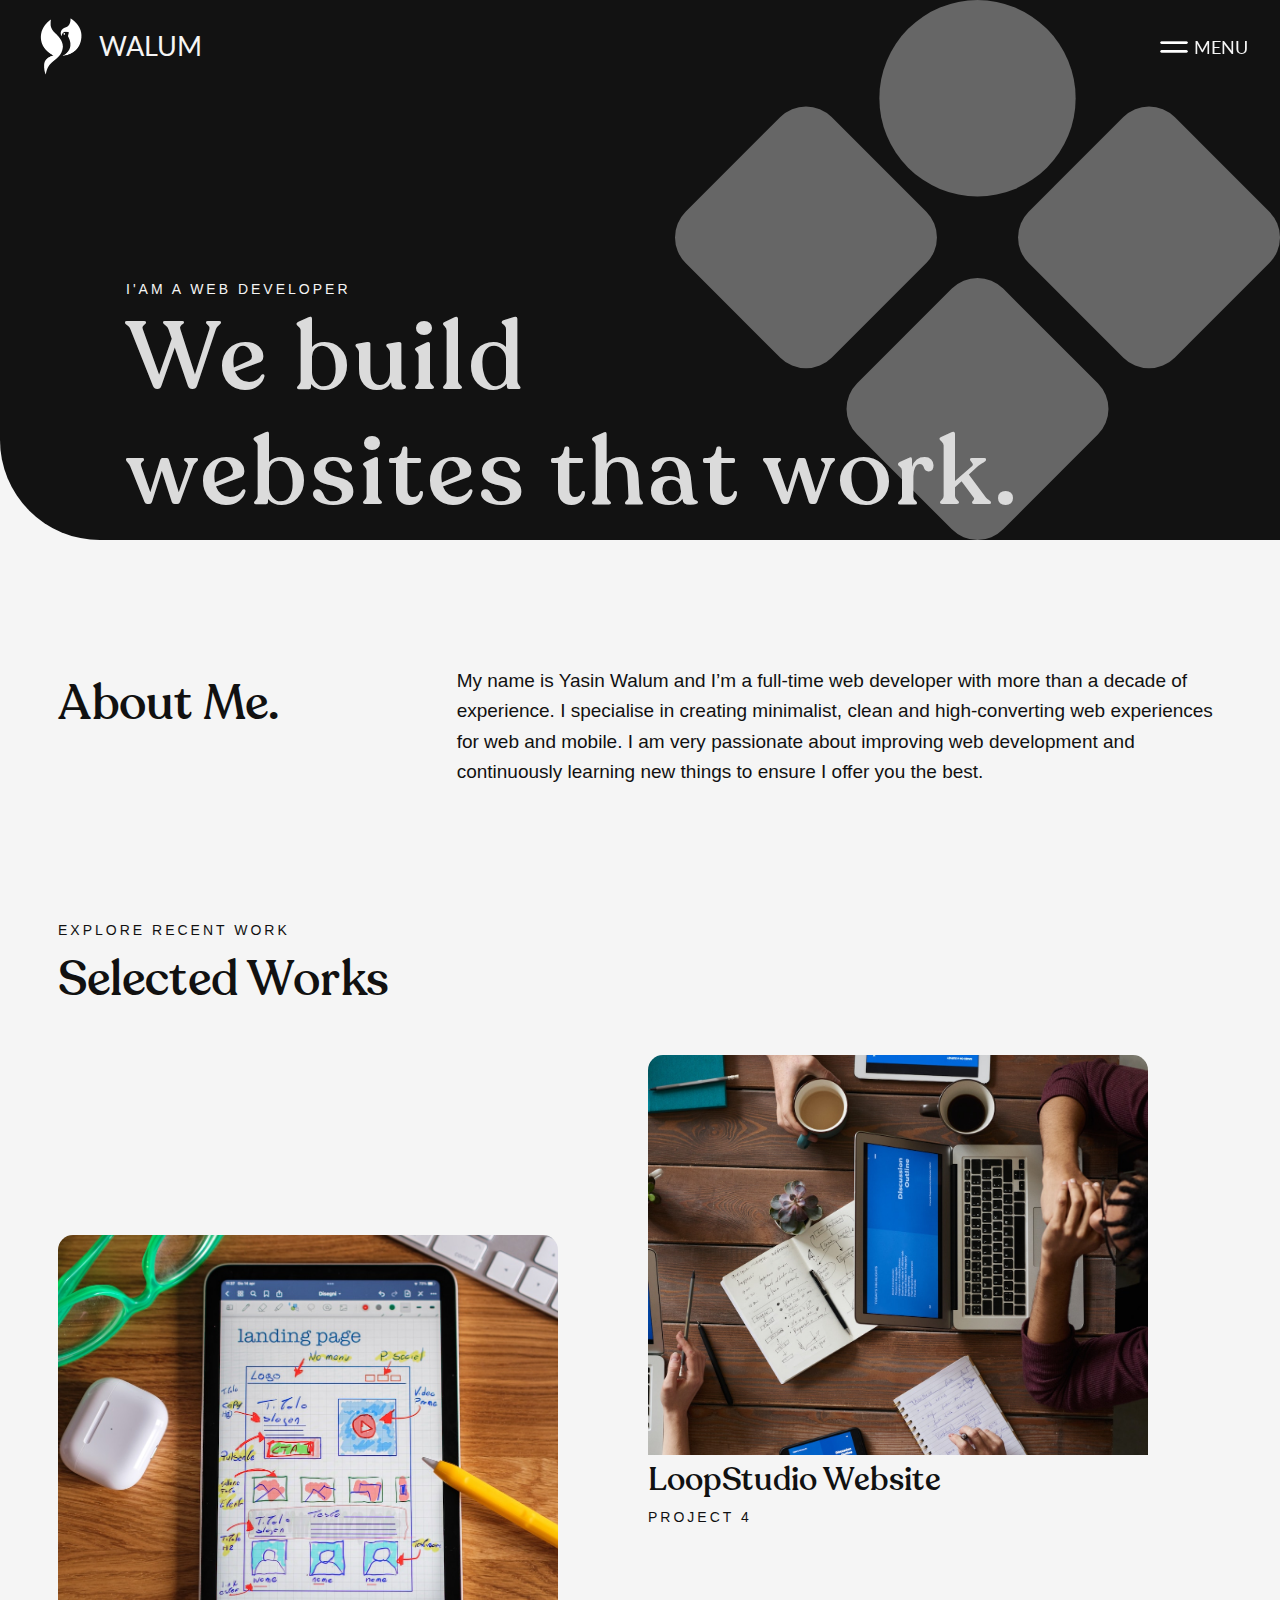
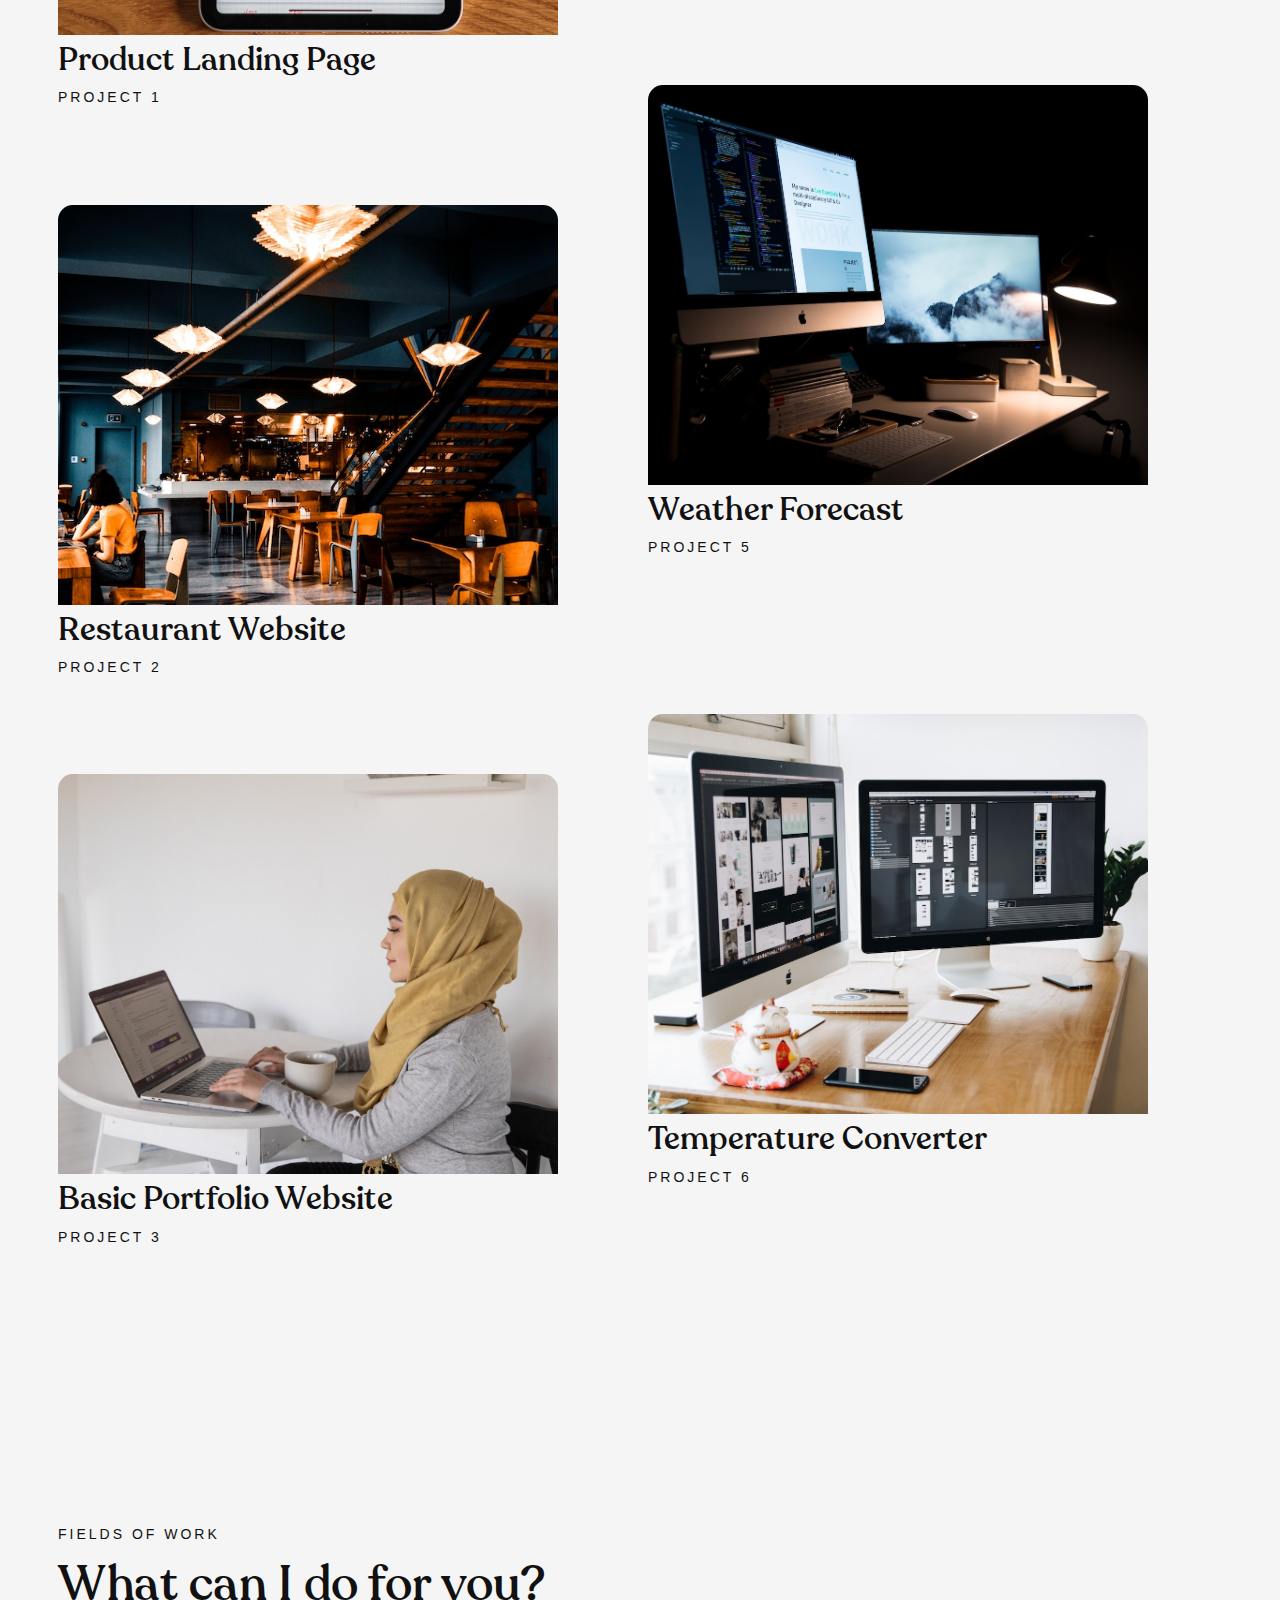
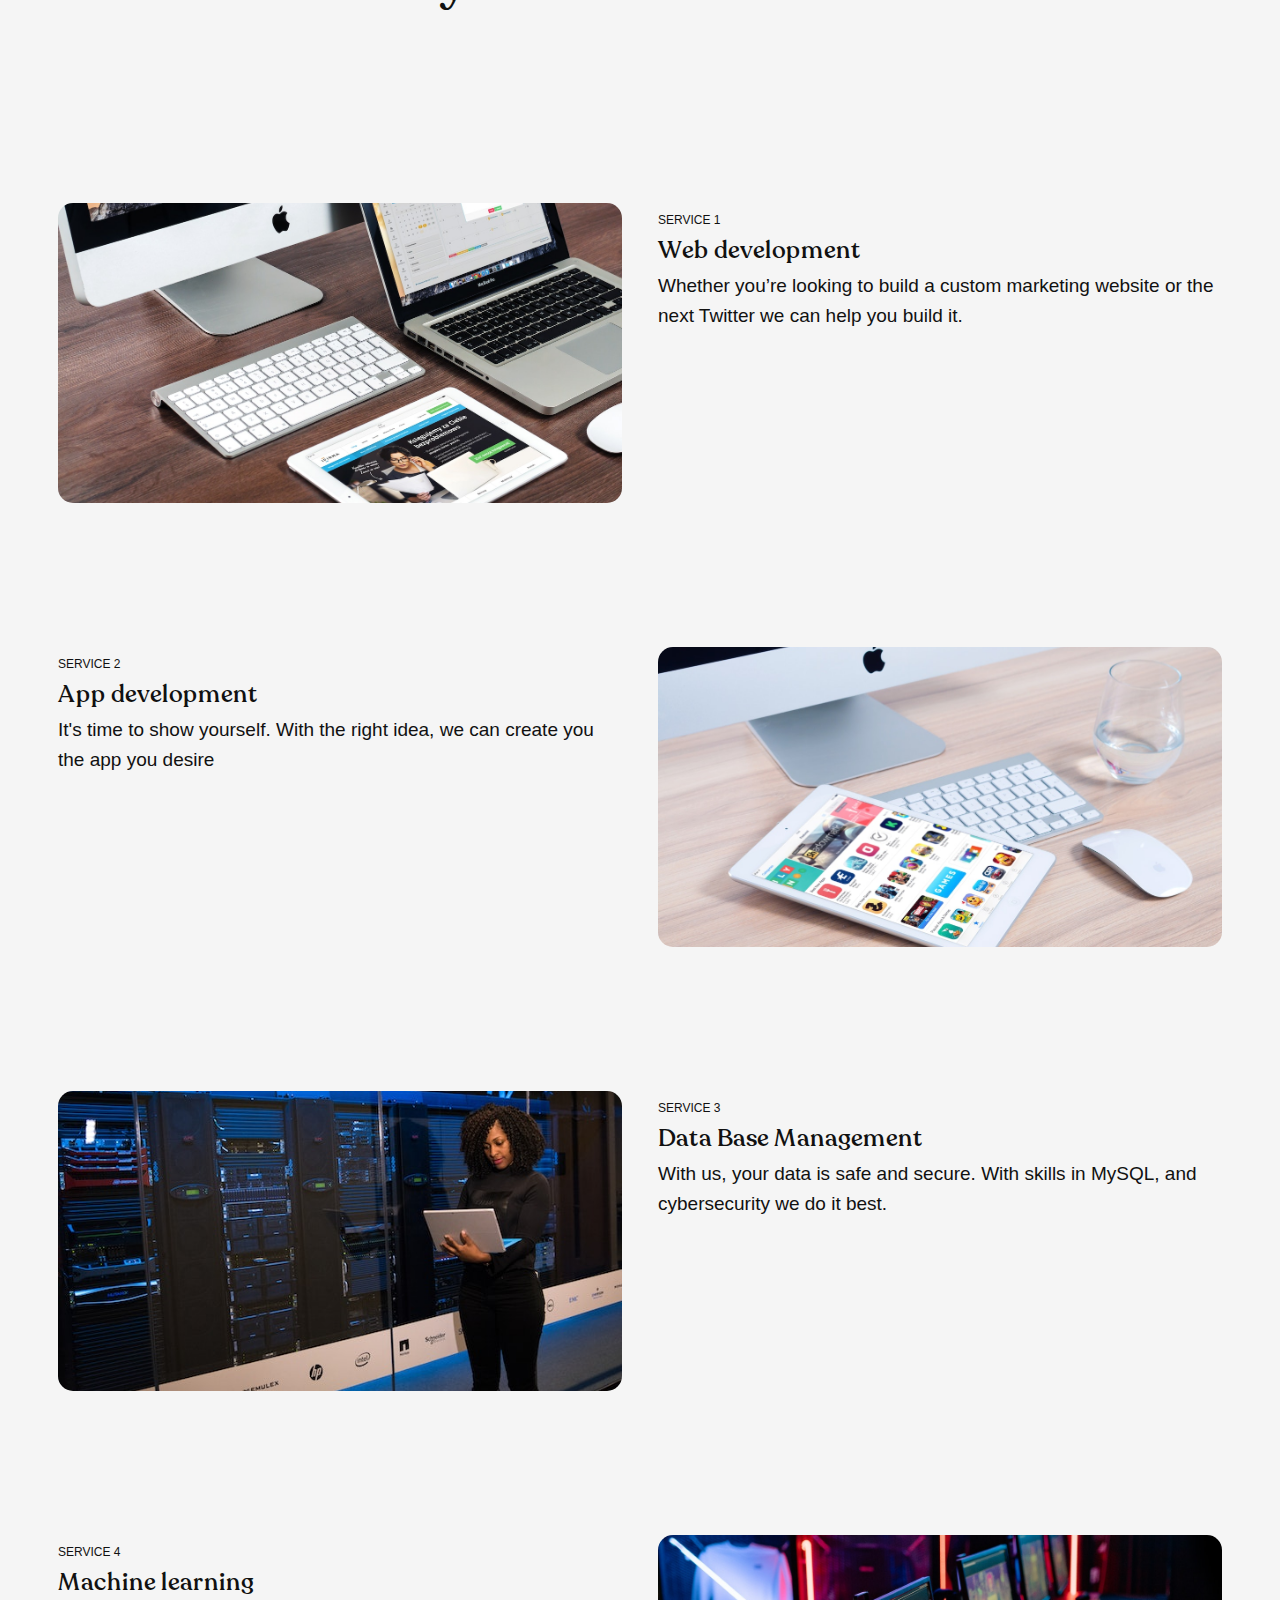
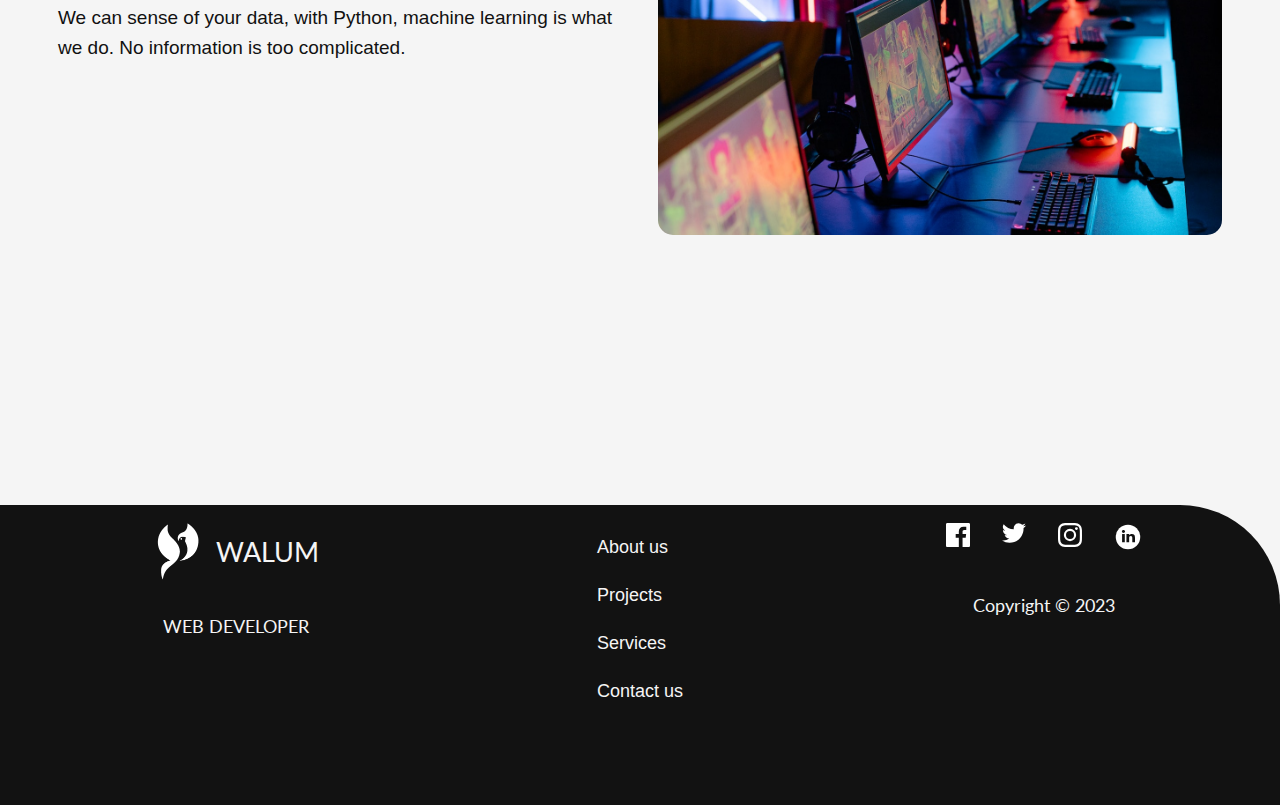
<file: index.html>
<!DOCTYPE html>
<html lang="en">
<head>
    <meta charset="UTF-8">
    <meta http-equiv="X-UA-Compatible" content="IE=edge">
    <meta name="viewport" content="width=device-width, initial-scale=1.0">
    <title>Yasin Walum: Web developer</title>
    <link rel="stylesheet" href="styles/style.css">
    <link rel="shortcut icon" href="/img/logo-black-bird.png" type="image/x-icon">
    <script src="main.js" defer></script>
    <link rel="stylesheet" href="/styles/Recoleta Font/stylesheet.css">
</head>
<body>
    <header id="home">
        <div class="header">
          <a href="index.html">
            <div class="logo">
                <img src="img/logo-white-bird.png" alt="logo">
                <div class="name">
                    walum
                </div>
            </div>
          </a>
            <nav>
                <div class="menu">
                    <div class="icon"></div> Menu
                </div>
                <div class="mobile_menu">
                    <div class="aside">
                        <p>
                            get in touch
                        </p>
                        <h2>
                            Social media and E-mail
                        </h2>
                        <div class="social">
                            <a href="https://www.instagram.com/yasynwlm" target="_blank">
                                <svg width="24" height="24">
                                    <path d="M12 2.163c3.204 0 3.584.012 4.85.07 3.252.148 4.771 1.691 4.919 4.919.058 1.265.069 1.645.069 4.849 0 3.205-.012 3.584-.069 4.849-.149 3.225-1.664 4.771-4.919 4.919-1.266.058-1.644.07-4.85.07-3.204 0-3.584-.012-4.849-.07-3.26-.149-4.771-1.699-4.919-4.92-.058-1.265-.07-1.644-.07-4.849 0-3.204.013-3.583.07-4.849.149-3.227 1.664-4.771 4.919-4.919 1.266-.057 1.645-.069 4.849-.069zM12 0C8.741 0 8.333.014 7.053.072 2.695.272.273 2.69.073 7.052.014 8.333 0 8.741 0 12c0 3.259.014 3.668.072 4.948.2 4.358 2.618 6.78 6.98 6.98C8.333 23.986 8.741 24 12 24c3.259 0 3.668-.014 4.948-.072 4.354-.2 6.782-2.618 6.979-6.98.059-1.28.073-1.689.073-4.948 0-3.259-.014-3.667-.072-4.947-.196-4.354-2.617-6.78-6.979-6.98C15.668.014 15.259 0 12 0zm0 5.838a6.162 6.162 0 100 12.324 6.162 6.162 0 000-12.324zM12 16a4 4 0 110-8 4 4 0 010 8zm6.406-11.845a1.44 1.44 0 100 2.881 1.44 1.44 0 000-2.881z" fill="#121212" fill-rule="nonzero"/>
                                </svg>
                            </a>
                            <a href="https://www.linkedin.com/in/yasin-walum-01b18295" target="_blank">
                                <svg width="24" height="20"><path d="M24 2.557a9.83 9.83 0 01-2.828.775A4.932 4.932 0 0023.337.608a9.864 9.864 0 01-3.127 1.195A4.916 4.916 0 0016.616.248c-3.179 0-5.515 2.966-4.797 6.045A13.978 13.978 0 011.671 1.149a4.93 4.93 0 001.523 6.574 4.903 4.903 0 01-2.229-.616c-.054 2.281 1.581 4.415 3.949 4.89a4.935 4.935 0 01-2.224.084 4.928 4.928 0 004.6 3.419A9.9 9.9 0 010 17.54a13.94 13.94 0 007.548 2.212c9.142 0 14.307-7.721 13.995-14.646A10.025 10.025 0 0024 2.557z" fill="#121212" fill-rule="nonzero"/>
                                </svg>
                            </a>
                            <a href="https://www.linkedin.com/in/yasin-walum-01b18295" target="_blank">
                                <svg width="24" height="24"><path d="M22.675 0H1.325C.593 0 0 .593 0 1.325v21.351C0 23.407.593 24 1.325 24H12.82v-9.294H9.692v-3.622h3.128V8.413c0-3.1 1.893-4.788 4.659-4.788 1.325 0 2.463.099 2.795.143v3.24l-1.918.001c-1.504 0-1.795.715-1.795 1.763v2.313h3.587l-.467 3.622h-3.12V24h6.116c.73 0 1.323-.593 1.323-1.325V1.325C24 .593 23.407 0 22.675 0z" fill="#121212" fill-rule="nonzero"/>
                                </svg>
                            </a>
                            <a href="https://www.linkedin.com/in/yasin-walum-01b18295" target="_blank">
                                <svg width="28" height="28" viewBox="0 0 32 32" fill="none">
                                    <rect x="2" y="2" width="28" height="28" rx="14" fill="#121212"/>
                                    <path d="M12.6186 9.69215C12.6186 10.6267 11.8085 11.3843 10.8093 11.3843C9.81004 11.3843 9 10.6267 9 9.69215C9 8.7576 9.81004 8 10.8093 8C11.8085 8 12.6186 8.7576 12.6186 9.69215Z" fill="white"/>
                                    <path d="M9.24742 12.6281H12.3402V22H9.24742V12.6281Z" fill="white"/>
                                    <path d="M17.3196 12.6281H14.2268V22H17.3196C17.3196 22 17.3196 19.0496 17.3196 17.2049C17.3196 16.0976 17.6977 14.9855 19.2062 14.9855C20.911 14.9855 20.9008 16.4345 20.8928 17.5571C20.8824 19.0244 20.9072 20.5219 20.9072 22H24V17.0537C23.9738 13.8954 23.1508 12.4401 20.4433 12.4401C18.8354 12.4401 17.8387 13.1701 17.3196 13.8305V12.6281Z" fill="white"/>
                                </svg>
                            </a>
                        </div>
                    </div>
                    <ul>
                        <li>
                            <a href="about.html">About</a>
                        </li>
                        <li>
                            <a href="projects.html">Projects</a>
                        </li>
                        <li>
                            <a href="services.html">Services</a>
                        </li>
                        <li>
                            <a href="contact.html">Contact</a>
                        </li>
                    </ul>
                </div>
            </nav>
        </div>
        <div class="heading">
            <strong>
                i'am a web developer
            </strong>
            <h1>
                We build <br> websites that work.
            </h1>
        </div>
    </header>
    <main>
        <section class="about" id="about">
            <div class="col-1">
                <h2>
                    About Me.
                </h2>
            </div>
            <div class="col-2">
                <p>
                    My name is Yasin Walum and I’m a full-time web developer with more than a decade of experience.
                    I specialise in creating minimalist, clean and high-converting web experiences for web and mobile.
                    I am very passionate about improving web development and continuously learning new things to ensure I offer you the best.
                </p>
            </div>
        </section>
        <section class="project">
            <div class="heading">
                <strong>
                    explore recent work
                </strong>
                <h2>
                    Selected Works
                </h2>
            </div>
            <div class="projects">
                <div class="work_1">
                    <div class="card">
                       <a href="https://rahstudio.netlify.app" target="_blank">
                        <img src="img/pexels-davide-baraldi-11813187.jpg" alt="">
                        <div class="hello">
                            <h3>
                                Product Landing Page
                            </h3>
                            <p>
                                project 1
                            </p>
                        </div>
                       </a>
                    </div>
                    
                    <div class="card">
                        <img src="img/pexels-volkan-vardar-3887985.jpg" alt="">
                        <div class="hello">
                            <h3>
                                Restaurant Website
                            </h3>
                            <p>
                                project 2
                            </p>
                        </div>
                    </div>
                    <div class="card">
                     <a href="https://yasyn.netlify.app" target="_blank">
                        <img src="img/pexels-ekaterina-bolovtsova-4050220.jpg" alt="">
                        <div class="hello">
                            <h3>
                                Basic Portfolio Website
                            </h3>
                            <p>
                                project 3
                            </p>
                        </div>
                     </a>
                    </div>
                </div>
                <div class="work_2">
                    <div class="card">
                        <img src="img/pexels-fauxels-3183165.jpg" alt="">
                        <div class="hello">
                            <h3>
                                LoopStudio Website
                            </h3>
                            <p>
                                project 4
                            </p>
                        </div>
                    </div>
                    <div class="card">
                        <img src="img/pexels-lee-campbell-115655.jpg" alt="">
                        <div class="hello">
                            <h3>
                                Weather Forecast
                            </h3>
                            <p>
                                project 5
                            </p>
                        </div>
                    </div>
                    <div class="card">
                        <img src="img/pexels-tranmautritam-326503.jpg" alt="">
                        <div class="hello">
                            <h3>
                                Temperature Converter
                            </h3>
                            <p>
                                project 6
                            </p>
                        </div>
                    </div>
                 
                </div>
            </div>
        </section>
        <section class="services">
            <div class="heading">
                <strong>
                    fields of work
                </strong>
                <h2>
                    What can I do for you?
                </h2>
            </div>
            <div class="service">
                <img src="img/pexels-pixabay-39284.jpg" alt="">
                <div class="content">
                    <strong>
                        service 1
                    </strong>
                    <h2>
                        Web development
                    </h2>
                    <p>
                        Whether you’re looking to build a custom marketing website or the next Twitter we can help you build it.
                    </p>
                </div>
            </div>
            <div class="service">
                <div class="content">
                    <strong>
                        service 2
                    </strong>
                    <h2>
                        App development
                    </h2>
                    <p>
                        It's time to show yourself. With the right idea, we can create you the app you desire
                    </p>
                </div>
                <img src="img/pexels-pixabay-38544.jpg" alt="">
                
            </div>
            <div class="service">
                <img src="img/pexels-christina-morillo-1181354.jpg" alt="">
                <div class="content">
                    <strong>
                        service 3
                    </strong>
                    <h2>
                        Data Base Management
                    </h2>
                    <p>
                        With us, your data is safe and secure. With skills in MySQL, and cybersecurity we do it best.
                    </p>
                </div>
            </div>
            <div class="service">
                <div class="content">
                    <strong>
                        service 4
                    </strong>
                    <h2>
                        Machine learning
                    </h2>
                    <p>
                        We can sense of your data, with Python, machine learning is what we do. No information is too complicated.
                    </p>
                </div>
                <img src="img/pexels-yan-krukau-9072379.jpg" alt="">
                
            </div>
        </section>
    </main>
    <footer>
        <div class="container">
            <div class="row">
                <div class="logo-footer">
                  <a href="/">
                    <div class="logo">
                        <img src="img/logo-white-bird.png" alt="logo">
                        <div class="name">
                            walum
                        </div>
                    </div>
                  </a>
                  <p>WEB DEVELOPER</p>
                </div>
                <div class="contact">
                  <ul class="list-inline">
                    <li><a href="about.html">About us</a></li>
                    <li><a href="projects.html">Projects</a></li>
                    <li><a href="services.html">Services</a></li>
                    <li><a href="contact.html">Contact us</a></li>
                  </ul>
                </div>
                <div class="copy">
                    <div class="social">
                        <a href="">
                            <img src="/img/icon-facebook.svg" alt="">
                        </a>
                        <a href="">
                            <img src="/img/icon-twitter.svg" alt="">
                        </a>
                        <a href="">
                            <img src="/img/icon-instagram.svg" alt="">
                        </a>
                        <a href="">
                            <svg width="28" height="28" viewBox="0 0 32 32" fill="none">
                                <rect x="2" y="2" width="28" height="28" rx="14" fill="white"/>
                                <path d="M12.6186 9.69215C12.6186 10.6267 11.8085 11.3843 10.8093 11.3843C9.81004 11.3843 9 10.6267 9 9.69215C9 8.7576 9.81004 8 10.8093 8C11.8085 8 12.6186 8.7576 12.6186 9.69215Z" fill="#121212"/>
                                <path d="M9.24742 12.6281H12.3402V22H9.24742V12.6281Z" fill="#121212"/>
                                <path d="M17.3196 12.6281H14.2268V22H17.3196C17.3196 22 17.3196 19.0496 17.3196 17.2049C17.3196 16.0976 17.6977 14.9855 19.2062 14.9855C20.911 14.9855 20.9008 16.4345 20.8928 17.5571C20.8824 19.0244 20.9072 20.5219 20.9072 22H24V17.0537C23.9738 13.8954 23.1508 12.4401 20.4433 12.4401C18.8354 12.4401 17.8387 13.1701 17.3196 13.8305V12.6281Z" fill="#121212"/>
                            </svg>
                        </a>
                    </div>
                    <p>Copyright &copy; 2023</p>
                </div>
                
            </div>
        </div>
    </footer>
</body>
</html>
</file>
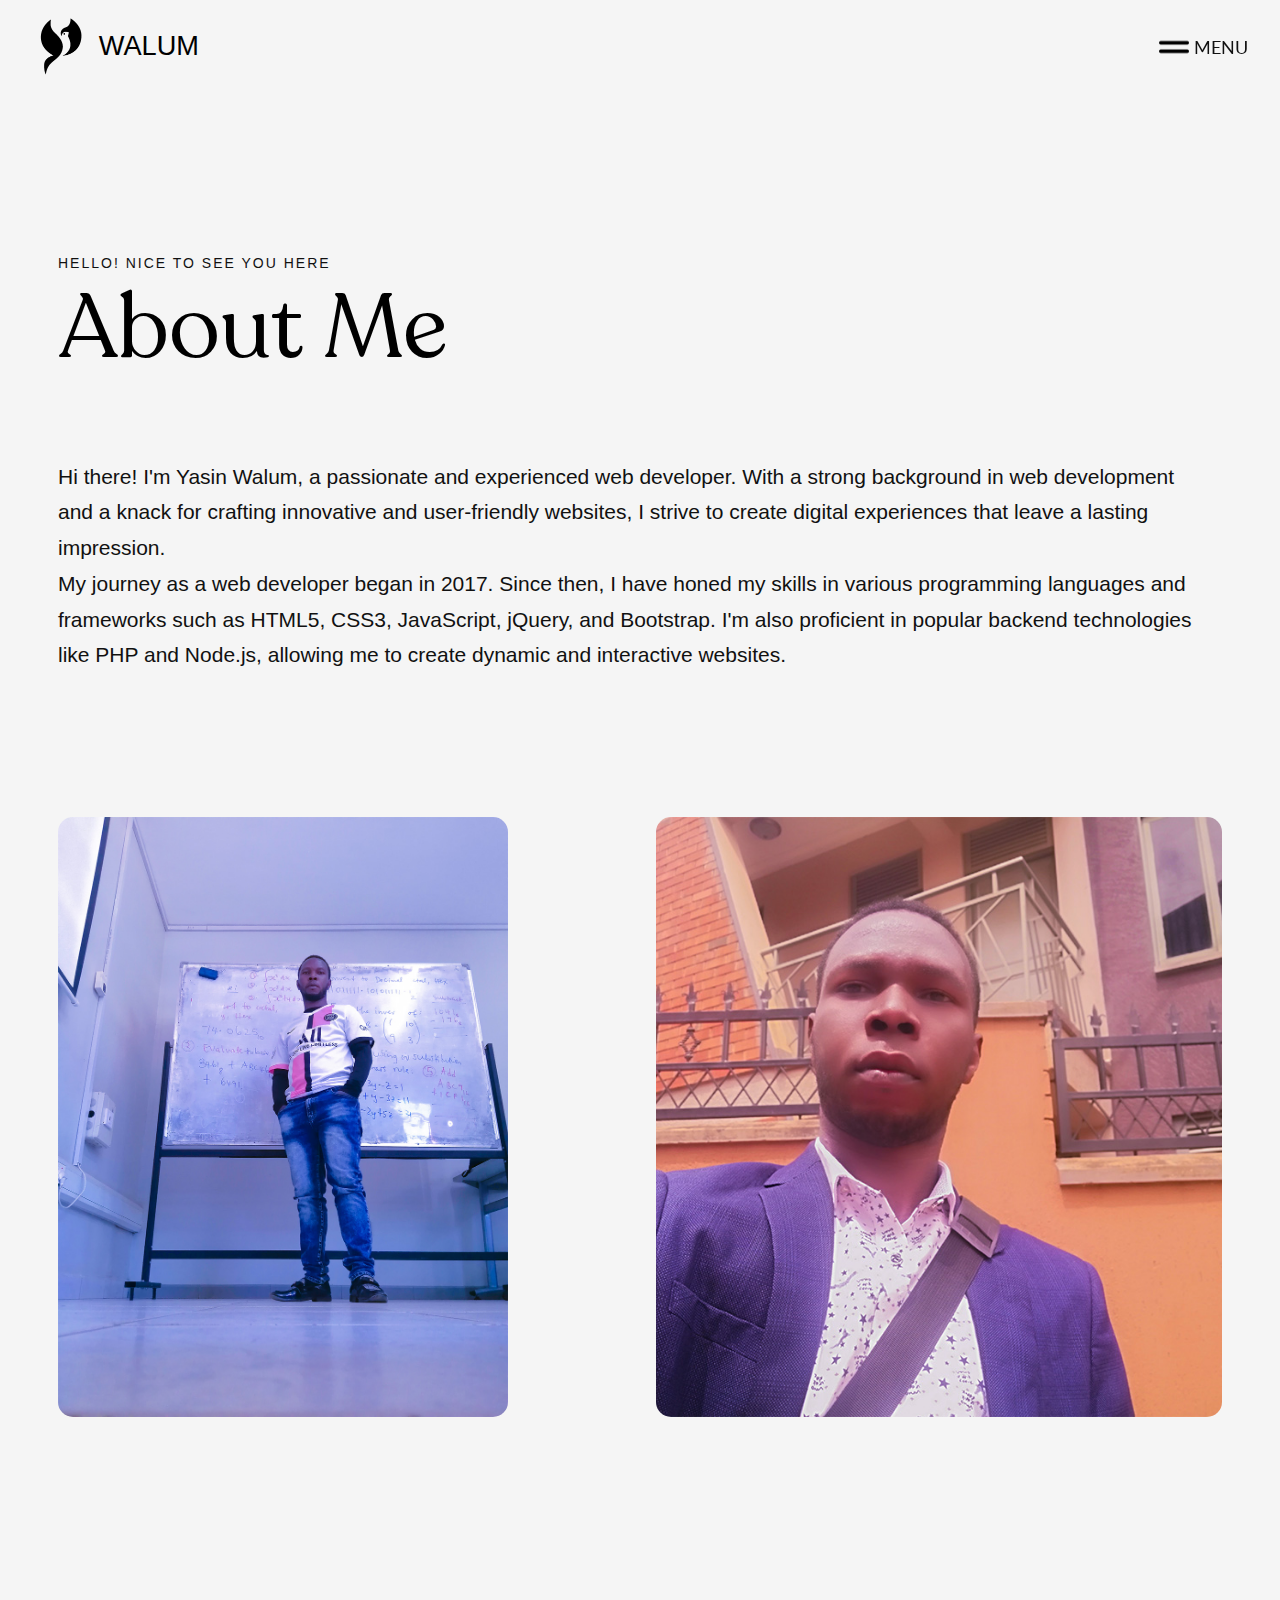
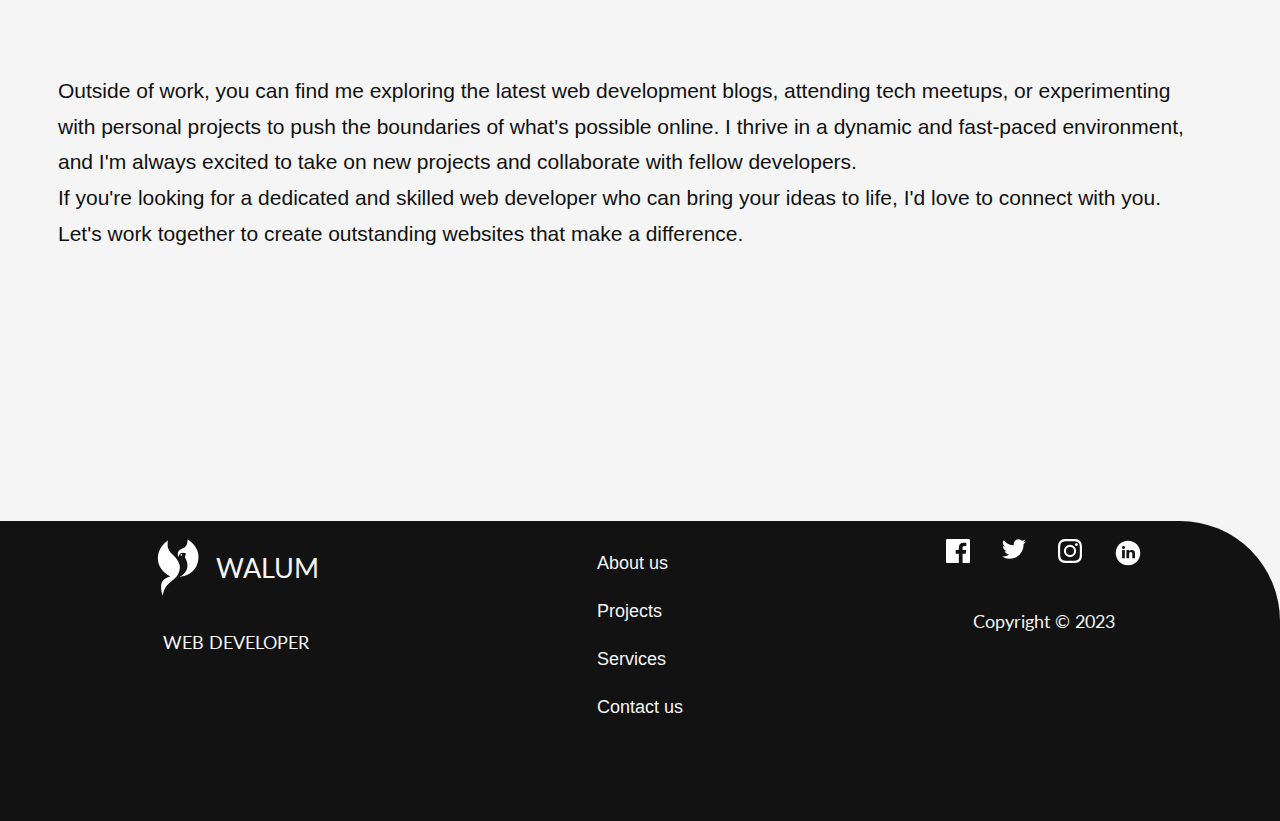
<file: about.html>
<!DOCTYPE html>
<html lang="en">
<head>
    <meta charset="UTF-8">
    <meta http-equiv="X-UA-Compatible" content="IE=edge">
    <meta name="viewport" content="width=device-width, initial-scale=1.0">
    <title>About Me: Web developer</title>
    <link rel="stylesheet" href="styles/about.css">
    <link rel="shortcut icon" href="/img/logo-black-bird.png" type="image/x-icon">
    <script src="main.js" defer></script>
    <link rel="stylesheet" href="/styles/Recoleta Font/stylesheet.css">
</head>
<body>
    <header id="home">
        <div class="header">
          <a href="index.html">
            <div class="logo">
                <img src="img/logo-black-bird.png" alt="logo">
                <div class="name">
                    walum
                </div>
            </div>
          </a>
            <nav>
                <div class="menu">
                    <div class="icon"></div> Menu
                </div>
                <div class="mobile_menu">
                    <div class="aside">
                        <p>
                            get in touch
                        </p>
                        <h2>
                            Social media and E-mail
                        </h2>
                        <div class="social">
                            <a href="https://www.instagram.com/yasynwlm" target="_blank">
                                <svg width="24" height="24">
                                    <path d="M12 2.163c3.204 0 3.584.012 4.85.07 3.252.148 4.771 1.691 4.919 4.919.058 1.265.069 1.645.069 4.849 0 3.205-.012 3.584-.069 4.849-.149 3.225-1.664 4.771-4.919 4.919-1.266.058-1.644.07-4.85.07-3.204 0-3.584-.012-4.849-.07-3.26-.149-4.771-1.699-4.919-4.92-.058-1.265-.07-1.644-.07-4.849 0-3.204.013-3.583.07-4.849.149-3.227 1.664-4.771 4.919-4.919 1.266-.057 1.645-.069 4.849-.069zM12 0C8.741 0 8.333.014 7.053.072 2.695.272.273 2.69.073 7.052.014 8.333 0 8.741 0 12c0 3.259.014 3.668.072 4.948.2 4.358 2.618 6.78 6.98 6.98C8.333 23.986 8.741 24 12 24c3.259 0 3.668-.014 4.948-.072 4.354-.2 6.782-2.618 6.979-6.98.059-1.28.073-1.689.073-4.948 0-3.259-.014-3.667-.072-4.947-.196-4.354-2.617-6.78-6.979-6.98C15.668.014 15.259 0 12 0zm0 5.838a6.162 6.162 0 100 12.324 6.162 6.162 0 000-12.324zM12 16a4 4 0 110-8 4 4 0 010 8zm6.406-11.845a1.44 1.44 0 100 2.881 1.44 1.44 0 000-2.881z" fill="#121212" fill-rule="nonzero"/>
                                </svg>
                            </a>
                            <a href="https://www.linkedin.com/in/yasin-walum-01b18295" target="_blank">
                                <svg width="24" height="20"><path d="M24 2.557a9.83 9.83 0 01-2.828.775A4.932 4.932 0 0023.337.608a9.864 9.864 0 01-3.127 1.195A4.916 4.916 0 0016.616.248c-3.179 0-5.515 2.966-4.797 6.045A13.978 13.978 0 011.671 1.149a4.93 4.93 0 001.523 6.574 4.903 4.903 0 01-2.229-.616c-.054 2.281 1.581 4.415 3.949 4.89a4.935 4.935 0 01-2.224.084 4.928 4.928 0 004.6 3.419A9.9 9.9 0 010 17.54a13.94 13.94 0 007.548 2.212c9.142 0 14.307-7.721 13.995-14.646A10.025 10.025 0 0024 2.557z" fill="#121212" fill-rule="nonzero"/>
                                </svg>
                            </a>
                            <a href="https://www.linkedin.com/in/yasin-walum-01b18295" target="_blank">
                                <svg width="24" height="24"><path d="M22.675 0H1.325C.593 0 0 .593 0 1.325v21.351C0 23.407.593 24 1.325 24H12.82v-9.294H9.692v-3.622h3.128V8.413c0-3.1 1.893-4.788 4.659-4.788 1.325 0 2.463.099 2.795.143v3.24l-1.918.001c-1.504 0-1.795.715-1.795 1.763v2.313h3.587l-.467 3.622h-3.12V24h6.116c.73 0 1.323-.593 1.323-1.325V1.325C24 .593 23.407 0 22.675 0z" fill="#121212" fill-rule="nonzero"/>
                                </svg>
                            </a>
                            <a href="https://www.linkedin.com/in/yasin-walum-01b18295" target="_blank">
                                <svg width="28" height="28" viewBox="0 0 32 32" fill="none">
                                    <rect x="2" y="2" width="28" height="28" rx="14" fill="#121212"/>
                                    <path d="M12.6186 9.69215C12.6186 10.6267 11.8085 11.3843 10.8093 11.3843C9.81004 11.3843 9 10.6267 9 9.69215C9 8.7576 9.81004 8 10.8093 8C11.8085 8 12.6186 8.7576 12.6186 9.69215Z" fill="white"/>
                                    <path d="M9.24742 12.6281H12.3402V22H9.24742V12.6281Z" fill="white"/>
                                    <path d="M17.3196 12.6281H14.2268V22H17.3196C17.3196 22 17.3196 19.0496 17.3196 17.2049C17.3196 16.0976 17.6977 14.9855 19.2062 14.9855C20.911 14.9855 20.9008 16.4345 20.8928 17.5571C20.8824 19.0244 20.9072 20.5219 20.9072 22H24V17.0537C23.9738 13.8954 23.1508 12.4401 20.4433 12.4401C18.8354 12.4401 17.8387 13.1701 17.3196 13.8305V12.6281Z" fill="white"/>
                                </svg>
                            </a>
                        </div>
                    </div>
                    <ul>
                        <li>
                            <a href="index.html">Home</a>
                        </li>
                        <li>
                            <a href="projects.html">Projects</a>
                        </li>
                        <li>
                            <a href="services.html">Services</a>
                        </li>
                        <li>
                            <a href="contact.html">Contact</a>
                        </li>
                    </ul>
                </div>
            </nav>
        </div>
       
    </header>
    <main>
       <section class="about-container">
           <div class="text-container">
            <div class="subheadline-mobile">
                Hello! nice to see you here
            </div>
            <h3>
                About Me
            </h3>
            <p class="paragraph mobile">
                Hi there! I'm Yasin Walum, a passionate and experienced web developer. With a strong background in web development and a knack for crafting innovative and user-friendly websites, I strive to create digital experiences that leave a lasting impression.<br>
                My journey as a web developer began in 2017. Since then, I have honed my skills in various programming languages and frameworks such as HTML5, CSS3, JavaScript, jQuery, and Bootstrap. I'm also proficient in popular backend technologies like PHP and Node.js, allowing me to create dynamic and interactive websites.
            </p>
           </div>
           <div class="row">
            <div class="col">
                <img src="/img/about_3.jpg" alt="">
            </div>
            <div class="col">
                <img src="/img/about_2.jpg" alt="">
            </div>
           </div>
           <div class="text-container">
            <p class="paragraph mobile">
                Outside of work, you can find me exploring the latest web development blogs, attending tech meetups, or experimenting with personal projects to push the boundaries of what's possible online. I thrive in a dynamic and fast-paced environment, and I'm always excited to take on new projects and collaborate with fellow developers.<br>

                If you're looking for a dedicated and skilled web developer who can bring your ideas to life, I'd love to connect with you. Let's work together to create outstanding websites that make a difference.
            </p>
           </div>
       </section>
    </main>
    <footer>
        <div class="container">
            <div class="row">
                <div class="logo-footer">
                  <a href="/">
                    <div class="logo">
                        <img src="img/logo-white-bird.png" alt="logo">
                        <div class="name">
                            walum
                        </div>
                    </div>
                  </a>
                  <p>WEB DEVELOPER</p>
                </div>
                <div class="contact">
                  <ul class="list-inline">
                    <li><a href="about.html">About us</a></li>
                    <li><a href="projects.html">Projects</a></li>
                    <li><a href="services.html">Services</a></li>
                    <li><a href="contact.html">Contact us</a></li>
                  </ul>
                </div>
                <div class="copy">
                    <div class="social">
                        <a href="">
                            <img src="/img/icon-facebook.svg" alt="">
                        </a>
                        <a href="">
                            <img src="/img/icon-twitter.svg" alt="">
                        </a>
                        <a href="">
                            <img src="/img/icon-instagram.svg" alt="">
                        </a>
                        <a href="">
                            <svg width="28" height="28" viewBox="0 0 32 32" fill="none">
                                <rect x="2" y="2" width="28" height="28" rx="14" fill="white"/>
                                <path d="M12.6186 9.69215C12.6186 10.6267 11.8085 11.3843 10.8093 11.3843C9.81004 11.3843 9 10.6267 9 9.69215C9 8.7576 9.81004 8 10.8093 8C11.8085 8 12.6186 8.7576 12.6186 9.69215Z" fill="#121212"/>
                                <path d="M9.24742 12.6281H12.3402V22H9.24742V12.6281Z" fill="#121212"/>
                                <path d="M17.3196 12.6281H14.2268V22H17.3196C17.3196 22 17.3196 19.0496 17.3196 17.2049C17.3196 16.0976 17.6977 14.9855 19.2062 14.9855C20.911 14.9855 20.9008 16.4345 20.8928 17.5571C20.8824 19.0244 20.9072 20.5219 20.9072 22H24V17.0537C23.9738 13.8954 23.1508 12.4401 20.4433 12.4401C18.8354 12.4401 17.8387 13.1701 17.3196 13.8305V12.6281Z" fill="#121212"/>
                            </svg>
                        </a>
                    </div>
                    <p>Copyright &copy; 2023</p>
                </div>
                
            </div>
        </div>
    </footer>
</body>
</html>
</file>
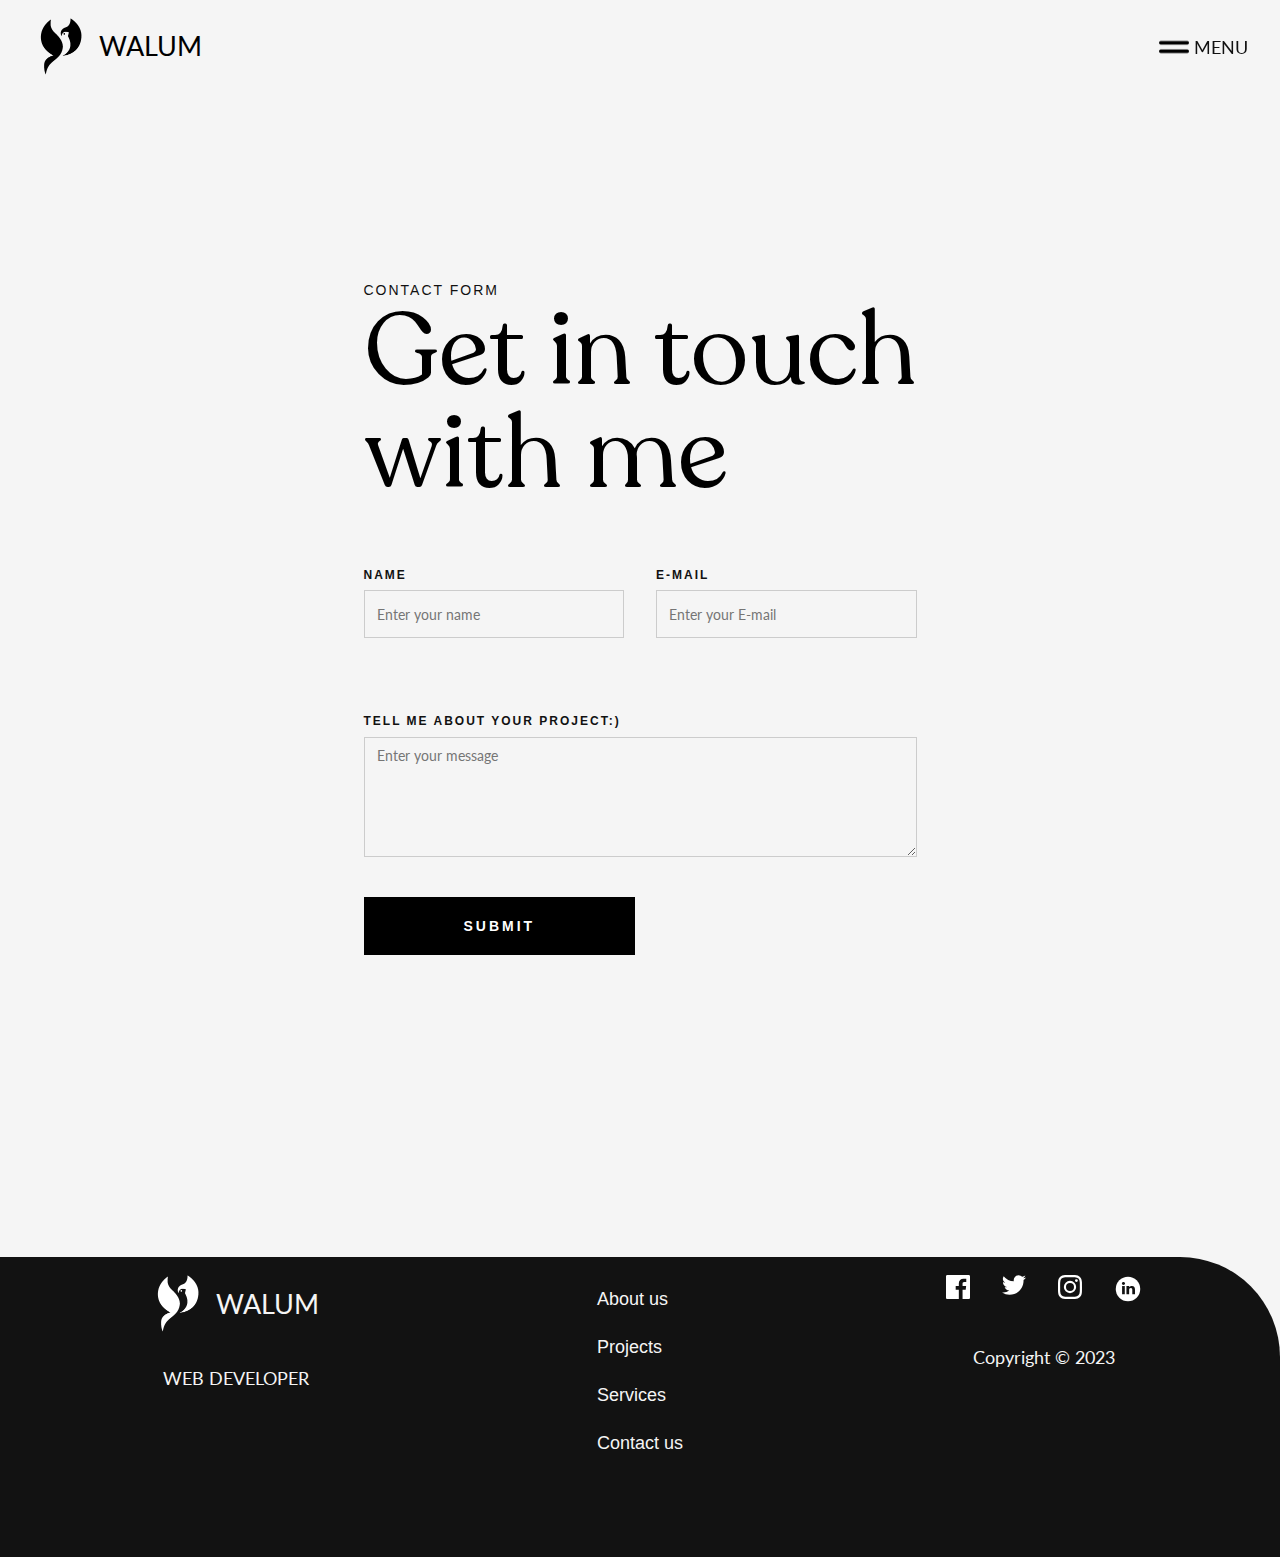
<file: contact.html>
<!DOCTYPE html>
<html lang="en">
<head>
    <meta charset="UTF-8">
    <meta http-equiv="X-UA-Compatible" content="IE=edge">
    <meta name="viewport" content="width=device-width, initial-scale=1.0">
    <title>Contact Us: Web developer</title>
    <link rel="stylesheet" href="styles/contact.css">
    <link rel="shortcut icon" href="/img/logo-black-bird.png" type="image/x-icon">
    <script src="main.js" defer></script>
    <link rel="stylesheet" href="/styles/Recoleta Font/stylesheet.css">
</head>
<body>
    <header id="home">
        <div class="header">
          <a href="index.html">
            <div class="logo">
                <img src="img/logo-black-bird.png" alt="logo">
                <div class="name">
                    walum
                </div>
            </div>
          </a>
            <nav>
                <div class="menu">
                    <div class="icon"></div> Menu
                </div>
                <div class="mobile_menu">
                    <div class="aside">
                        <p>
                            get in touch
                        </p>
                        <h2>
                            Social media and E-mail
                        </h2>
                        <div class="social">
                            <a href="https://www.instagram.com/yasynwlm" target="_blank">
                                <svg width="24" height="24">
                                    <path d="M12 2.163c3.204 0 3.584.012 4.85.07 3.252.148 4.771 1.691 4.919 4.919.058 1.265.069 1.645.069 4.849 0 3.205-.012 3.584-.069 4.849-.149 3.225-1.664 4.771-4.919 4.919-1.266.058-1.644.07-4.85.07-3.204 0-3.584-.012-4.849-.07-3.26-.149-4.771-1.699-4.919-4.92-.058-1.265-.07-1.644-.07-4.849 0-3.204.013-3.583.07-4.849.149-3.227 1.664-4.771 4.919-4.919 1.266-.057 1.645-.069 4.849-.069zM12 0C8.741 0 8.333.014 7.053.072 2.695.272.273 2.69.073 7.052.014 8.333 0 8.741 0 12c0 3.259.014 3.668.072 4.948.2 4.358 2.618 6.78 6.98 6.98C8.333 23.986 8.741 24 12 24c3.259 0 3.668-.014 4.948-.072 4.354-.2 6.782-2.618 6.979-6.98.059-1.28.073-1.689.073-4.948 0-3.259-.014-3.667-.072-4.947-.196-4.354-2.617-6.78-6.979-6.98C15.668.014 15.259 0 12 0zm0 5.838a6.162 6.162 0 100 12.324 6.162 6.162 0 000-12.324zM12 16a4 4 0 110-8 4 4 0 010 8zm6.406-11.845a1.44 1.44 0 100 2.881 1.44 1.44 0 000-2.881z" fill="#121212" fill-rule="nonzero"/>
                                </svg>
                            </a>
                            <a href="https://www.linkedin.com/in/yasin-walum-01b18295" target="_blank">
                                <svg width="24" height="20"><path d="M24 2.557a9.83 9.83 0 01-2.828.775A4.932 4.932 0 0023.337.608a9.864 9.864 0 01-3.127 1.195A4.916 4.916 0 0016.616.248c-3.179 0-5.515 2.966-4.797 6.045A13.978 13.978 0 011.671 1.149a4.93 4.93 0 001.523 6.574 4.903 4.903 0 01-2.229-.616c-.054 2.281 1.581 4.415 3.949 4.89a4.935 4.935 0 01-2.224.084 4.928 4.928 0 004.6 3.419A9.9 9.9 0 010 17.54a13.94 13.94 0 007.548 2.212c9.142 0 14.307-7.721 13.995-14.646A10.025 10.025 0 0024 2.557z" fill="#121212" fill-rule="nonzero"/>
                                </svg>
                            </a>
                            <a href="https://www.linkedin.com/in/yasin-walum-01b18295" target="_blank">
                                <svg width="24" height="24"><path d="M22.675 0H1.325C.593 0 0 .593 0 1.325v21.351C0 23.407.593 24 1.325 24H12.82v-9.294H9.692v-3.622h3.128V8.413c0-3.1 1.893-4.788 4.659-4.788 1.325 0 2.463.099 2.795.143v3.24l-1.918.001c-1.504 0-1.795.715-1.795 1.763v2.313h3.587l-.467 3.622h-3.12V24h6.116c.73 0 1.323-.593 1.323-1.325V1.325C24 .593 23.407 0 22.675 0z" fill="#121212" fill-rule="nonzero"/>
                                </svg>
                            </a>
                            <a href="https://www.linkedin.com/in/yasin-walum-01b18295" target="_blank">
                                <svg width="28" height="28" viewBox="0 0 32 32" fill="none">
                                    <rect x="2" y="2" width="28" height="28" rx="14" fill="#121212"/>
                                    <path d="M12.6186 9.69215C12.6186 10.6267 11.8085 11.3843 10.8093 11.3843C9.81004 11.3843 9 10.6267 9 9.69215C9 8.7576 9.81004 8 10.8093 8C11.8085 8 12.6186 8.7576 12.6186 9.69215Z" fill="white"/>
                                    <path d="M9.24742 12.6281H12.3402V22H9.24742V12.6281Z" fill="white"/>
                                    <path d="M17.3196 12.6281H14.2268V22H17.3196C17.3196 22 17.3196 19.0496 17.3196 17.2049C17.3196 16.0976 17.6977 14.9855 19.2062 14.9855C20.911 14.9855 20.9008 16.4345 20.8928 17.5571C20.8824 19.0244 20.9072 20.5219 20.9072 22H24V17.0537C23.9738 13.8954 23.1508 12.4401 20.4433 12.4401C18.8354 12.4401 17.8387 13.1701 17.3196 13.8305V12.6281Z" fill="white"/>
                                </svg>
                            </a>
                        </div>
                    </div>
                    <ul>
                        <li>
                            <a href="index.html">Home</a>
                        </li>
                        <li>
                            <a href="#about">About</a>
                        </li>
                        <li>
                            <a href="projects.html">Projects</a>
                        </li>
                        <li>
                            <a href="services.html">Services</a>
                        </li>
                    </ul>
                </div>
            </nav>
        </div>
       
    </header>
    <main>
       <section class="contact">
            <form action="https://formsubmit.co/6a1e2edb56ea14755490a5969a7a4f51" method="POST" class="w-form">
                <div class="subheadline">contact form</div>
                <h3>
                    Get in touch <br> with me
                </h3>
                <div class="row">
                    <div class="col-1">
                        <label for="name" class="form-input-label">Name</label>
                        <input type="text" class="form-input w-input" maxlength="256" name="name" placeholder="Enter your name" required>
                    </div>
                    <div class="col-2">
                        <label for="contact-Email" class="form-input-label">E-mail</label>
                        <input type="text" class="form-input w-input" maxlength="256" name="contact-Email" placeholder="Enter your E-mail" required>
                    </div>
                </div>
                <div class="text-a">
                    <label for="message" class="form-input-label">Tell me about your project:)</label>
                    <textarea required maxlength="5000" name="message" id="message" class="form-input message w-input" placeholder="Enter your message"></textarea>
                </div>
                <input type="submit" value="submit" class="button w-button">
            </form>
       </section>
    </main>
    <footer>
        <div class="container">
            <div class="row">
                <div class="logo-footer">
                  <a href="/">
                    <div class="logo">
                        <img src="img/logo-white-bird.png" alt="logo">
                        <div class="name">
                            walum
                        </div>
                    </div>
                  </a>
                  <p>WEB DEVELOPER</p>
                </div>
                <div class="contact">
                  <ul class="list-inline">
                    <li><a href="about.html">About us</a></li>
                    <li><a href="projects.html">Projects</a></li>
                    <li><a href="services.html">Services</a></li>
                    <li><a href="contact.html">Contact us</a></li>
                  </ul>
                </div>
                <div class="copy">
                    <div class="social">
                        <a href="">
                            <img src="/img/icon-facebook.svg" alt="">
                        </a>
                        <a href="">
                            <img src="/img/icon-twitter.svg" alt="">
                        </a>
                        <a href="">
                            <img src="/img/icon-instagram.svg" alt="">
                        </a>
                        <a href="">
                            <svg width="28" height="28" viewBox="0 0 32 32" fill="none">
                                <rect x="2" y="2" width="28" height="28" rx="14" fill="white"/>
                                <path d="M12.6186 9.69215C12.6186 10.6267 11.8085 11.3843 10.8093 11.3843C9.81004 11.3843 9 10.6267 9 9.69215C9 8.7576 9.81004 8 10.8093 8C11.8085 8 12.6186 8.7576 12.6186 9.69215Z" fill="#121212"/>
                                <path d="M9.24742 12.6281H12.3402V22H9.24742V12.6281Z" fill="#121212"/>
                                <path d="M17.3196 12.6281H14.2268V22H17.3196C17.3196 22 17.3196 19.0496 17.3196 17.2049C17.3196 16.0976 17.6977 14.9855 19.2062 14.9855C20.911 14.9855 20.9008 16.4345 20.8928 17.5571C20.8824 19.0244 20.9072 20.5219 20.9072 22H24V17.0537C23.9738 13.8954 23.1508 12.4401 20.4433 12.4401C18.8354 12.4401 17.8387 13.1701 17.3196 13.8305V12.6281Z" fill="#121212"/>
                            </svg>
                        </a>
                    </div>
                    <p>Copyright &copy; 2023</p>
                </div>
                
            </div>
        </div>
    </footer>
</body>
</html>
</file>
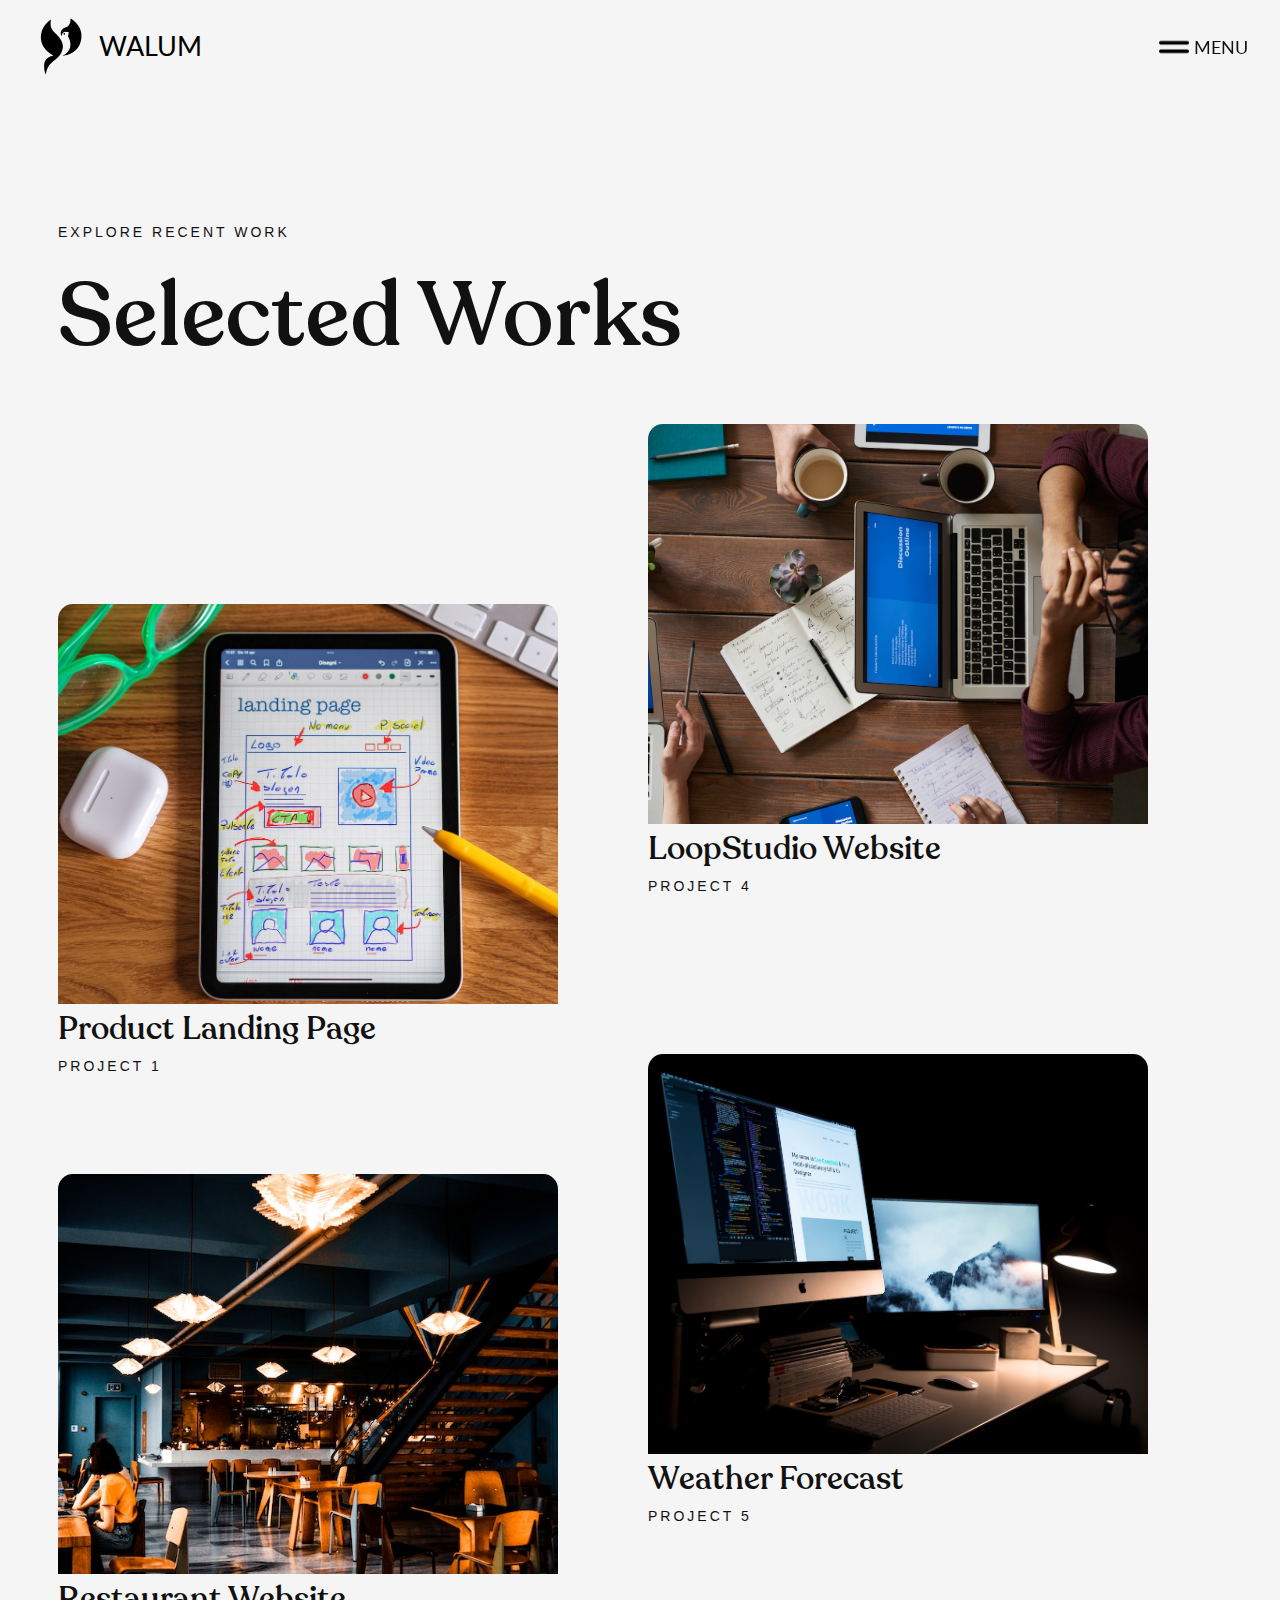
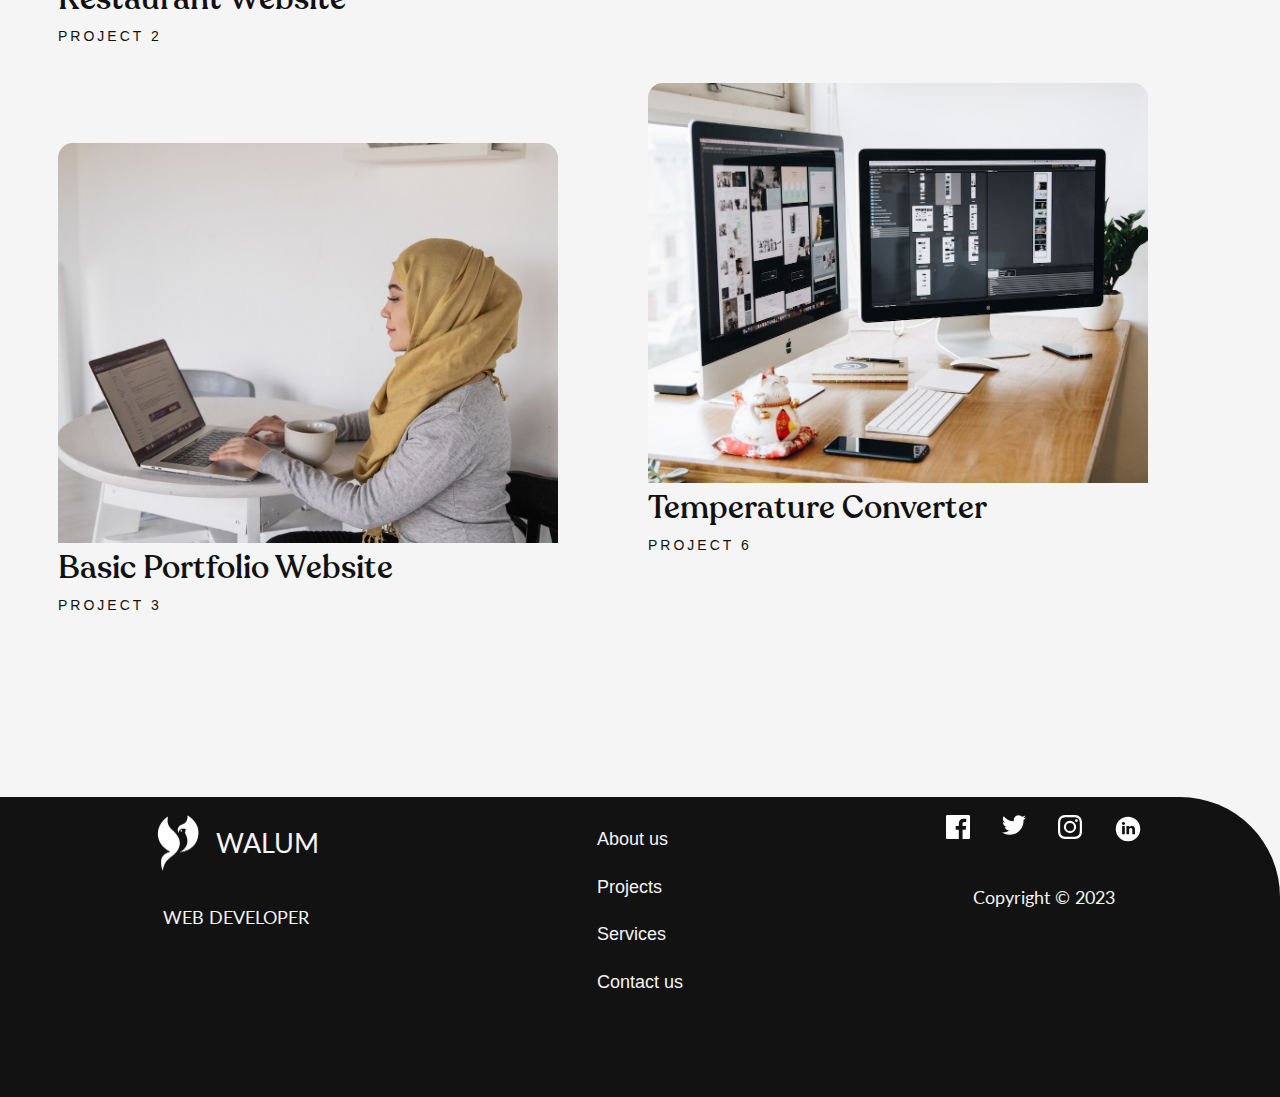
<file: projects.html>
<!DOCTYPE html>
<html lang="en">
<head>
    <meta charset="UTF-8">
    <meta http-equiv="X-UA-Compatible" content="IE=edge">
    <meta name="viewport" content="width=device-width, initial-scale=1.0">
    <title>Projects: Web developer</title>
    <link rel="stylesheet" href="styles/projects.css">
    <link rel="shortcut icon" href="/img/logo-black-bird.png" type="image/x-icon">
    <script src="main.js" defer></script>
    <link rel="stylesheet" href="/styles/Recoleta Font/stylesheet.css">
</head>
<body>
    <header id="home">
        <div class="header">
          <a href="index.html">
            <div class="logo">
                <img src="img/logo-black-bird.png" alt="logo">
                <div class="name">
                    walum
                </div>
            </div>
          </a>
            <nav>
                <div class="menu">
                    <div class="icon"></div> Menu
                </div>
                <div class="mobile_menu">
                    <div class="aside">
                        <p>
                            get in touch
                        </p>
                        <h2>
                            Social media and E-mail
                        </h2>
                        <div class="social">
                            <a href="https://www.instagram.com/yasynwlm" target="_blank">
                                <svg width="24" height="24">
                                    <path d="M12 2.163c3.204 0 3.584.012 4.85.07 3.252.148 4.771 1.691 4.919 4.919.058 1.265.069 1.645.069 4.849 0 3.205-.012 3.584-.069 4.849-.149 3.225-1.664 4.771-4.919 4.919-1.266.058-1.644.07-4.85.07-3.204 0-3.584-.012-4.849-.07-3.26-.149-4.771-1.699-4.919-4.92-.058-1.265-.07-1.644-.07-4.849 0-3.204.013-3.583.07-4.849.149-3.227 1.664-4.771 4.919-4.919 1.266-.057 1.645-.069 4.849-.069zM12 0C8.741 0 8.333.014 7.053.072 2.695.272.273 2.69.073 7.052.014 8.333 0 8.741 0 12c0 3.259.014 3.668.072 4.948.2 4.358 2.618 6.78 6.98 6.98C8.333 23.986 8.741 24 12 24c3.259 0 3.668-.014 4.948-.072 4.354-.2 6.782-2.618 6.979-6.98.059-1.28.073-1.689.073-4.948 0-3.259-.014-3.667-.072-4.947-.196-4.354-2.617-6.78-6.979-6.98C15.668.014 15.259 0 12 0zm0 5.838a6.162 6.162 0 100 12.324 6.162 6.162 0 000-12.324zM12 16a4 4 0 110-8 4 4 0 010 8zm6.406-11.845a1.44 1.44 0 100 2.881 1.44 1.44 0 000-2.881z" fill="#121212" fill-rule="nonzero"/>
                                </svg>
                            </a>
                            <a href="https://www.linkedin.com/in/yasin-walum-01b18295" target="_blank">
                                <svg width="24" height="20"><path d="M24 2.557a9.83 9.83 0 01-2.828.775A4.932 4.932 0 0023.337.608a9.864 9.864 0 01-3.127 1.195A4.916 4.916 0 0016.616.248c-3.179 0-5.515 2.966-4.797 6.045A13.978 13.978 0 011.671 1.149a4.93 4.93 0 001.523 6.574 4.903 4.903 0 01-2.229-.616c-.054 2.281 1.581 4.415 3.949 4.89a4.935 4.935 0 01-2.224.084 4.928 4.928 0 004.6 3.419A9.9 9.9 0 010 17.54a13.94 13.94 0 007.548 2.212c9.142 0 14.307-7.721 13.995-14.646A10.025 10.025 0 0024 2.557z" fill="#121212" fill-rule="nonzero"/>
                                </svg>
                            </a>
                            <a href="https://www.linkedin.com/in/yasin-walum-01b18295" target="_blank">
                                <svg width="24" height="24"><path d="M22.675 0H1.325C.593 0 0 .593 0 1.325v21.351C0 23.407.593 24 1.325 24H12.82v-9.294H9.692v-3.622h3.128V8.413c0-3.1 1.893-4.788 4.659-4.788 1.325 0 2.463.099 2.795.143v3.24l-1.918.001c-1.504 0-1.795.715-1.795 1.763v2.313h3.587l-.467 3.622h-3.12V24h6.116c.73 0 1.323-.593 1.323-1.325V1.325C24 .593 23.407 0 22.675 0z" fill="#121212" fill-rule="nonzero"/>
                                </svg>
                            </a>
                            <a href="https://www.linkedin.com/in/yasin-walum-01b18295" target="_blank">
                                <svg width="28" height="28" viewBox="0 0 32 32" fill="none">
                                    <rect x="2" y="2" width="28" height="28" rx="14" fill="#121212"/>
                                    <path d="M12.6186 9.69215C12.6186 10.6267 11.8085 11.3843 10.8093 11.3843C9.81004 11.3843 9 10.6267 9 9.69215C9 8.7576 9.81004 8 10.8093 8C11.8085 8 12.6186 8.7576 12.6186 9.69215Z" fill="white"/>
                                    <path d="M9.24742 12.6281H12.3402V22H9.24742V12.6281Z" fill="white"/>
                                    <path d="M17.3196 12.6281H14.2268V22H17.3196C17.3196 22 17.3196 19.0496 17.3196 17.2049C17.3196 16.0976 17.6977 14.9855 19.2062 14.9855C20.911 14.9855 20.9008 16.4345 20.8928 17.5571C20.8824 19.0244 20.9072 20.5219 20.9072 22H24V17.0537C23.9738 13.8954 23.1508 12.4401 20.4433 12.4401C18.8354 12.4401 17.8387 13.1701 17.3196 13.8305V12.6281Z" fill="white"/>
                                </svg>
                            </a>
                        </div>
                    </div>
                    <ul>
                        <li>
                            <a href="index.html">Home</a>
                        </li>
                        <li>
                            <a href="about.html">About</a>
                        </li>
                        <li>
                            <a href="services.html">Services</a>
                        </li>
                        <li>
                            <a href="contact.html">Contact</a>
                        </li>
                    </ul>
                </div>
            </nav>
        </div>
       
    </header>
    <main>
        <section class="project">
            <div class="heading">
                <strong>
                    explore recent work
                </strong>
                <h2>
                    Selected Works
                </h2>
            </div>
            <div class="projects">
                <div class="work_1">
                    <div class="card">
                        <img src="img/pexels-davide-baraldi-11813187.jpg" alt="">
                        <div class="hello">
                            <h3>
                                Product Landing Page
                            </h3>
                            <p>
                                project 1
                            </p>
                        </div>
                    </div>
                    
                    <div class="card">
                        <img src="img/pexels-volkan-vardar-3887985.jpg" alt="">
                        <div class="hello">
                            <h3>
                                Restaurant Website
                            </h3>
                            <p>
                                project 2
                            </p>
                        </div>
                    </div>
                    <div class="card">
                        <img src="img/pexels-ekaterina-bolovtsova-4050220.jpg" alt="">
                        <div class="hello">
                            <h3>
                                Basic Portfolio Website
                            </h3>
                            <p>
                                project 3
                            </p>
                        </div>
                    </div>
                </div>
                <div class="work_2">
                    <div class="card">
                        <img src="img/pexels-fauxels-3183165.jpg" alt="">
                        <div class="hello">
                            <h3>
                                LoopStudio Website
                            </h3>
                            <p>
                                project 4
                            </p>
                        </div>
                    </div>
                    <div class="card">
                        <img src="img/pexels-lee-campbell-115655.jpg" alt="">
                        <div class="hello">
                            <h3>
                                Weather Forecast
                            </h3>
                            <p>
                                project 5
                            </p>
                        </div>
                    </div>
                    <div class="card">
                        <img src="img/pexels-tranmautritam-326503.jpg" alt="">
                        <div class="hello">
                            <h3>
                                Temperature Converter
                            </h3>
                            <p>
                                project 6
                            </p>
                        </div>
                    </div>
                 
                </div>
            </div>
        </section>
    </main>
    <footer>
        <div class="container">
            <div class="row">
                <div class="logo-footer">
                  <a href="/">
                    <div class="logo">
                        <img src="img/logo-white-bird.png" alt="logo">
                        <div class="name">
                            walum
                        </div>
                    </div>
                  </a>
                  <p>WEB DEVELOPER</p>
                </div>
                <div class="contact">
                  <ul class="list-inline">
                    <li><a href="about.html">About us</a></li>
                    <li><a href="projects.html">Projects</a></li>
                    <li><a href="services.html">Services</a></li>
                    <li><a href="contact.html">Contact us</a></li>
                  </ul>
                </div>
                <div class="copy">
                    <div class="social">
                        <a href="">
                            <img src="/img/icon-facebook.svg" alt="">
                        </a>
                        <a href="">
                            <img src="/img/icon-twitter.svg" alt="">
                        </a>
                        <a href="">
                            <img src="/img/icon-instagram.svg" alt="">
                        </a>
                        <a href="">
                            <svg width="28" height="28" viewBox="0 0 32 32" fill="none">
                                <rect x="2" y="2" width="28" height="28" rx="14" fill="white"/>
                                <path d="M12.6186 9.69215C12.6186 10.6267 11.8085 11.3843 10.8093 11.3843C9.81004 11.3843 9 10.6267 9 9.69215C9 8.7576 9.81004 8 10.8093 8C11.8085 8 12.6186 8.7576 12.6186 9.69215Z" fill="#121212"/>
                                <path d="M9.24742 12.6281H12.3402V22H9.24742V12.6281Z" fill="#121212"/>
                                <path d="M17.3196 12.6281H14.2268V22H17.3196C17.3196 22 17.3196 19.0496 17.3196 17.2049C17.3196 16.0976 17.6977 14.9855 19.2062 14.9855C20.911 14.9855 20.9008 16.4345 20.8928 17.5571C20.8824 19.0244 20.9072 20.5219 20.9072 22H24V17.0537C23.9738 13.8954 23.1508 12.4401 20.4433 12.4401C18.8354 12.4401 17.8387 13.1701 17.3196 13.8305V12.6281Z" fill="#121212"/>
                            </svg>
                        </a>
                    </div>
                    <p>Copyright &copy; 2023</p>
                </div>
                
            </div>
        </div>
    </footer>
</file>
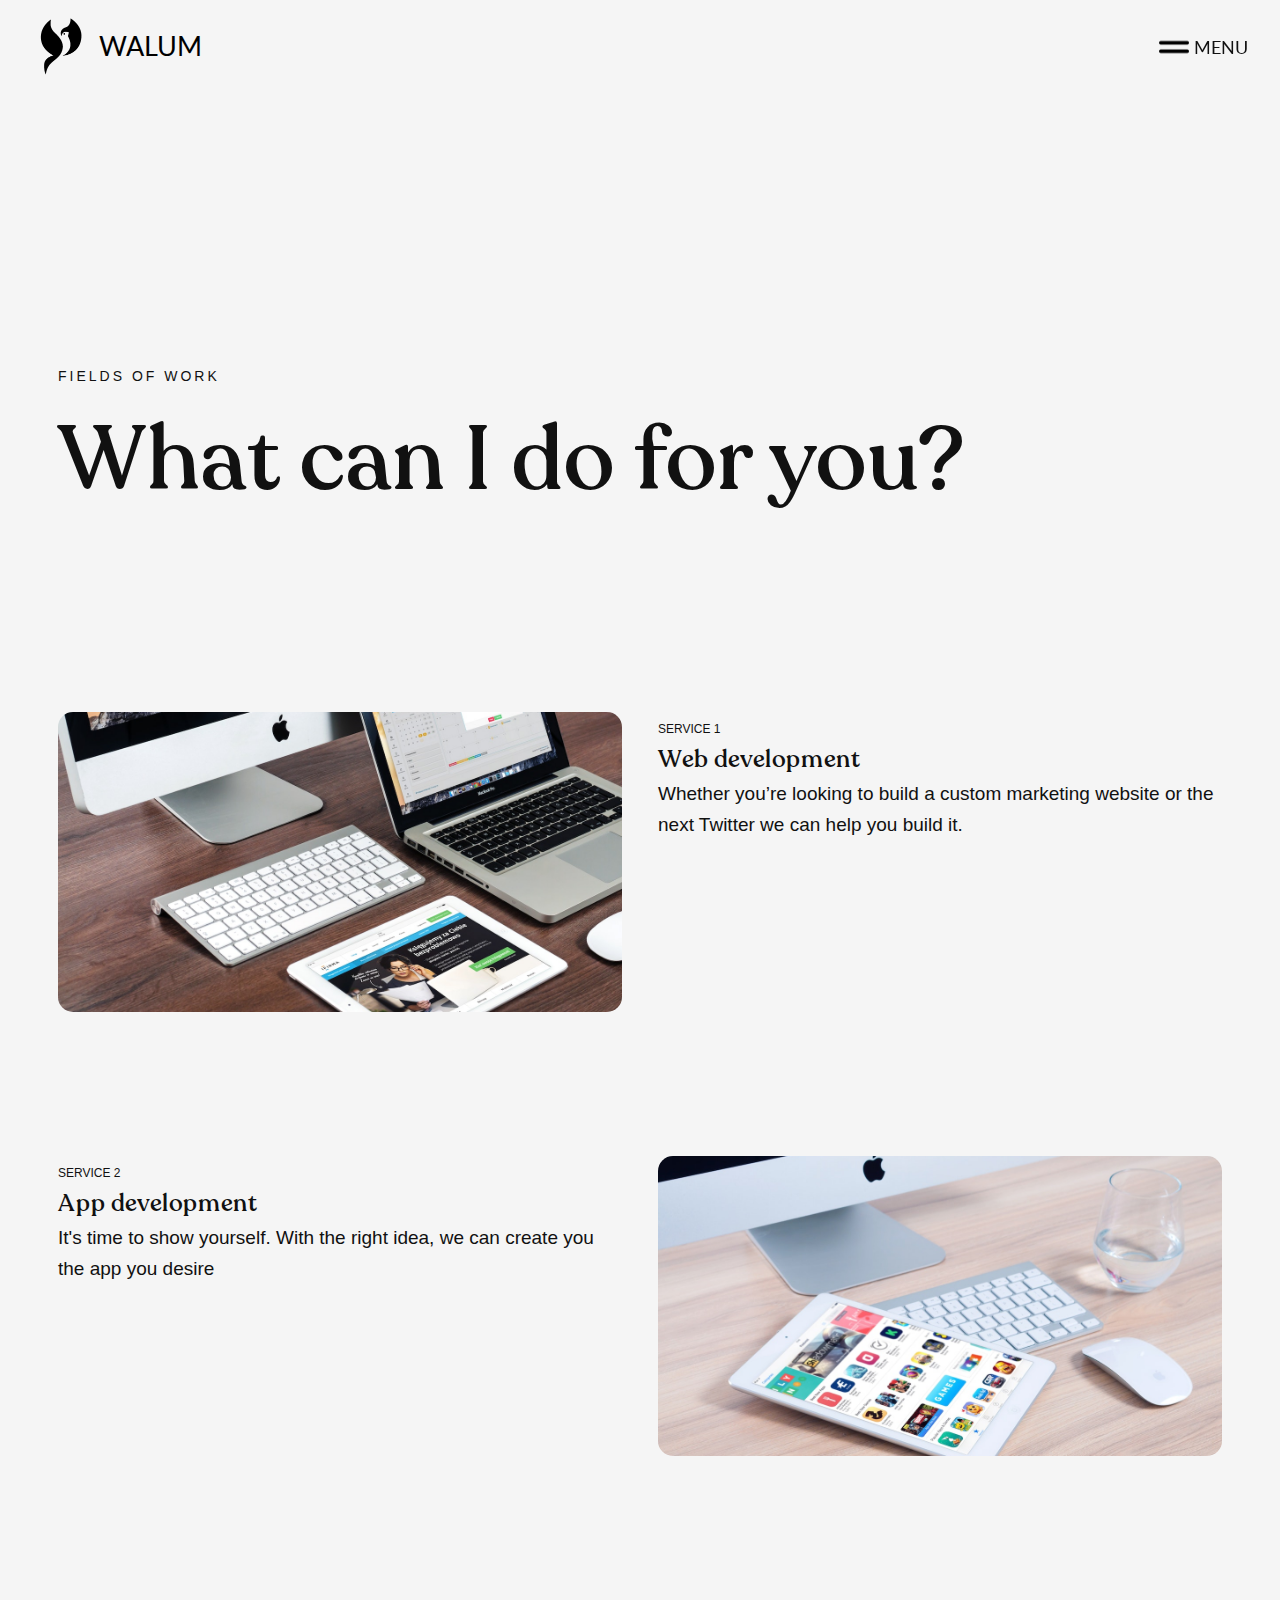
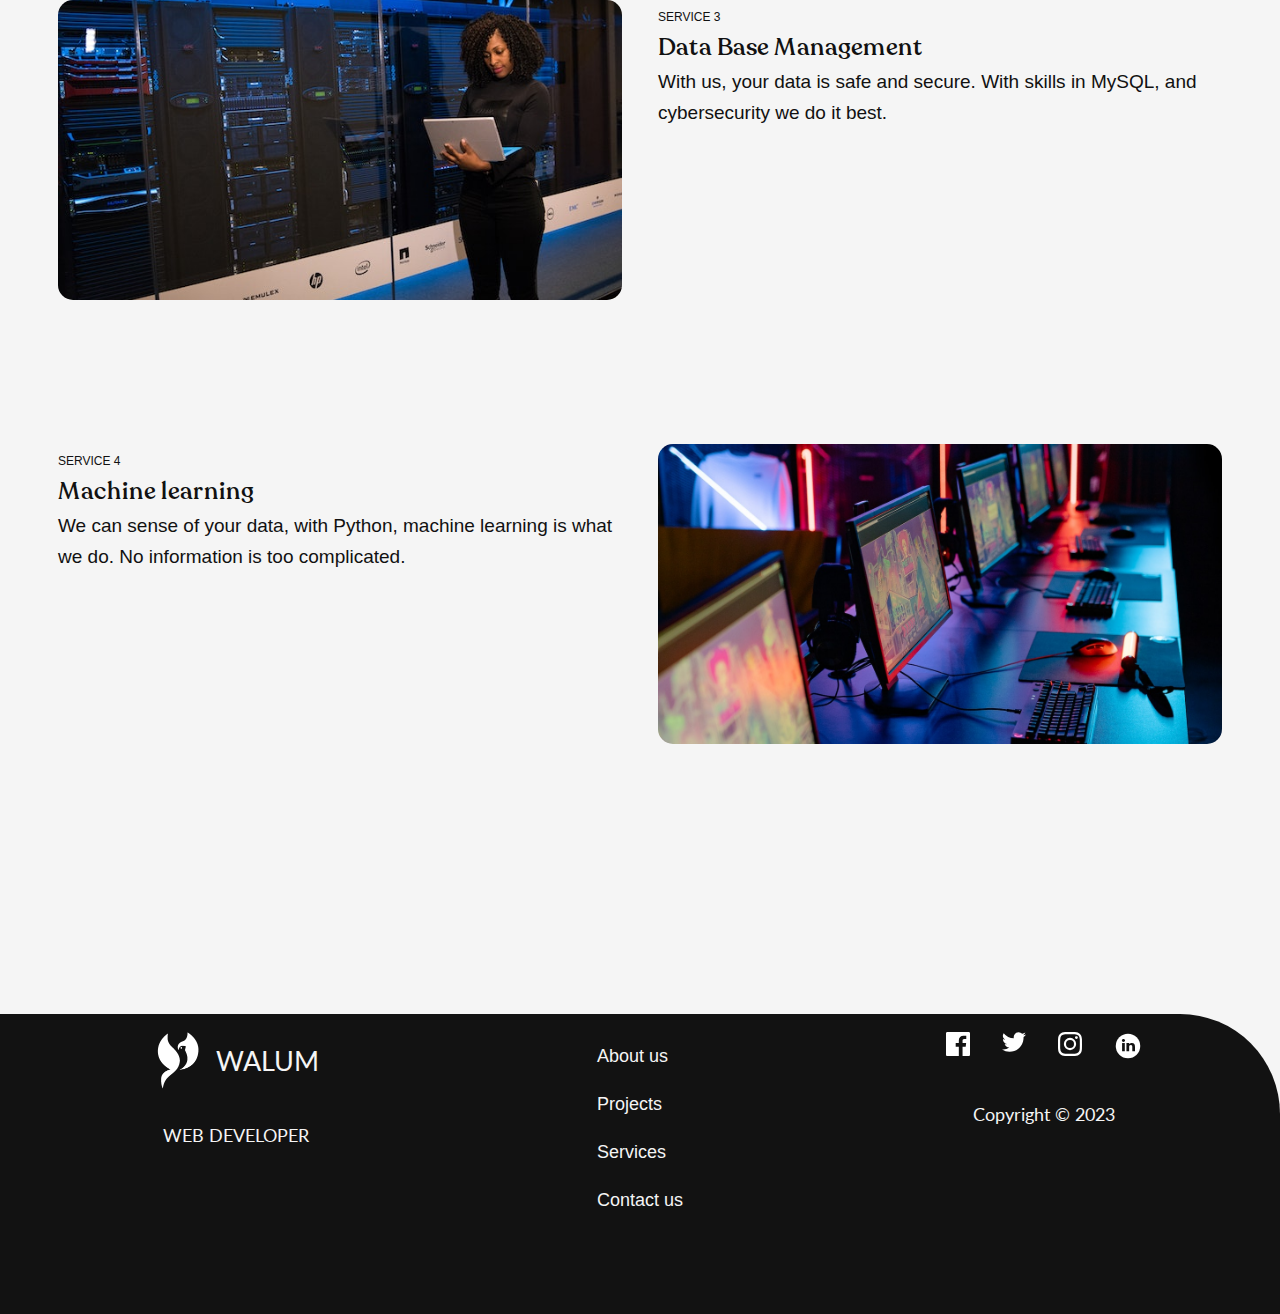
<file: services.html>
<!DOCTYPE html>
<html lang="en">
<head>
    <meta charset="UTF-8">
    <meta http-equiv="X-UA-Compatible" content="IE=edge">
    <meta name="viewport" content="width=device-width, initial-scale=1.0">
    <title>Services: Web developer</title>
    <link rel="stylesheet" href="styles/services.css">
    <link rel="shortcut icon" href="/img/logo-black-bird.png" type="image/x-icon">
    <script src="main.js" defer></script>
    <link rel="stylesheet" href="/styles/Recoleta Font/stylesheet.css">
</head>
<body>
    <header id="home">
        <div class="header">
          <a href="index.html">
            <div class="logo">
                <img src="img/logo-black-bird.png" alt="logo">
                <div class="name">
                    walum
                </div>
            </div>
          </a>
            <nav>
                <div class="menu">
                    <div class="icon"></div> Menu
                </div>
                <div class="mobile_menu">
                    <div class="aside">
                        <p>
                            get in touch
                        </p>
                        <h2>
                            Social media and E-mail
                        </h2>
                        <div class="social">
                            <a href="https://www.instagram.com/yasynwlm" target="_blank">
                                <svg width="24" height="24">
                                    <path d="M12 2.163c3.204 0 3.584.012 4.85.07 3.252.148 4.771 1.691 4.919 4.919.058 1.265.069 1.645.069 4.849 0 3.205-.012 3.584-.069 4.849-.149 3.225-1.664 4.771-4.919 4.919-1.266.058-1.644.07-4.85.07-3.204 0-3.584-.012-4.849-.07-3.26-.149-4.771-1.699-4.919-4.92-.058-1.265-.07-1.644-.07-4.849 0-3.204.013-3.583.07-4.849.149-3.227 1.664-4.771 4.919-4.919 1.266-.057 1.645-.069 4.849-.069zM12 0C8.741 0 8.333.014 7.053.072 2.695.272.273 2.69.073 7.052.014 8.333 0 8.741 0 12c0 3.259.014 3.668.072 4.948.2 4.358 2.618 6.78 6.98 6.98C8.333 23.986 8.741 24 12 24c3.259 0 3.668-.014 4.948-.072 4.354-.2 6.782-2.618 6.979-6.98.059-1.28.073-1.689.073-4.948 0-3.259-.014-3.667-.072-4.947-.196-4.354-2.617-6.78-6.979-6.98C15.668.014 15.259 0 12 0zm0 5.838a6.162 6.162 0 100 12.324 6.162 6.162 0 000-12.324zM12 16a4 4 0 110-8 4 4 0 010 8zm6.406-11.845a1.44 1.44 0 100 2.881 1.44 1.44 0 000-2.881z" fill="#121212" fill-rule="nonzero"/>
                                </svg>
                            </a>
                            <a href="https://www.linkedin.com/in/yasin-walum-01b18295" target="_blank">
                                <svg width="24" height="20"><path d="M24 2.557a9.83 9.83 0 01-2.828.775A4.932 4.932 0 0023.337.608a9.864 9.864 0 01-3.127 1.195A4.916 4.916 0 0016.616.248c-3.179 0-5.515 2.966-4.797 6.045A13.978 13.978 0 011.671 1.149a4.93 4.93 0 001.523 6.574 4.903 4.903 0 01-2.229-.616c-.054 2.281 1.581 4.415 3.949 4.89a4.935 4.935 0 01-2.224.084 4.928 4.928 0 004.6 3.419A9.9 9.9 0 010 17.54a13.94 13.94 0 007.548 2.212c9.142 0 14.307-7.721 13.995-14.646A10.025 10.025 0 0024 2.557z" fill="#121212" fill-rule="nonzero"/>
                                </svg>
                            </a>
                            <a href="https://www.linkedin.com/in/yasin-walum-01b18295" target="_blank">
                                <svg width="24" height="24"><path d="M22.675 0H1.325C.593 0 0 .593 0 1.325v21.351C0 23.407.593 24 1.325 24H12.82v-9.294H9.692v-3.622h3.128V8.413c0-3.1 1.893-4.788 4.659-4.788 1.325 0 2.463.099 2.795.143v3.24l-1.918.001c-1.504 0-1.795.715-1.795 1.763v2.313h3.587l-.467 3.622h-3.12V24h6.116c.73 0 1.323-.593 1.323-1.325V1.325C24 .593 23.407 0 22.675 0z" fill="#121212" fill-rule="nonzero"/>
                                </svg>
                            </a>
                            <a href="https://www.linkedin.com/in/yasin-walum-01b18295" target="_blank">
                                <svg width="28" height="28" viewBox="0 0 32 32" fill="none">
                                    <rect x="2" y="2" width="28" height="28" rx="14" fill="#121212"/>
                                    <path d="M12.6186 9.69215C12.6186 10.6267 11.8085 11.3843 10.8093 11.3843C9.81004 11.3843 9 10.6267 9 9.69215C9 8.7576 9.81004 8 10.8093 8C11.8085 8 12.6186 8.7576 12.6186 9.69215Z" fill="white"/>
                                    <path d="M9.24742 12.6281H12.3402V22H9.24742V12.6281Z" fill="white"/>
                                    <path d="M17.3196 12.6281H14.2268V22H17.3196C17.3196 22 17.3196 19.0496 17.3196 17.2049C17.3196 16.0976 17.6977 14.9855 19.2062 14.9855C20.911 14.9855 20.9008 16.4345 20.8928 17.5571C20.8824 19.0244 20.9072 20.5219 20.9072 22H24V17.0537C23.9738 13.8954 23.1508 12.4401 20.4433 12.4401C18.8354 12.4401 17.8387 13.1701 17.3196 13.8305V12.6281Z" fill="white"/>
                                </svg>
                            </a>
                        </div>
                    </div>
                    <ul>
                        <li>
                            <a href="index.html">Home</a>
                        </li>
                        <li>
                            <a href="about.html">About</a>
                        </li>
                        <li>
                            <a href="projects.html">Projects</a>
                        </li>
                        <li>
                            <a href="contact.html">Contact</a>
                        </li>
                    </ul>
                </div>
            </nav>
        </div>
       
    </header>
    <main>
        <section class="services">
            <div class="heading">
                <strong>
                    fields of work
                </strong>
                <h2>
                    What can I do for you?
                </h2>
            </div>
            <div class="service">
                <img src="img/pexels-pixabay-39284.jpg" alt="">
                <div class="content">
                    <strong>
                        service 1
                    </strong>
                    <h2>
                        Web development
                    </h2>
                    <p>
                        Whether you’re looking to build a custom marketing website or the next Twitter we can help you build it.
                    </p>
                </div>
            </div>
            <div class="service">
                <div class="content">
                    <strong>
                        service 2
                    </strong>
                    <h2>
                        App development
                    </h2>
                    <p>
                        It's time to show yourself. With the right idea, we can create you the app you desire
                    </p>
                </div>
                <img src="img/pexels-pixabay-38544.jpg" alt="">
                
            </div>
            <div class="service">
                <img src="img/pexels-christina-morillo-1181354.jpg" alt="">
                <div class="content">
                    <strong>
                        service 3
                    </strong>
                    <h2>
                        Data Base Management
                    </h2>
                    <p>
                        With us, your data is safe and secure. With skills in MySQL, and cybersecurity we do it best.
                    </p>
                </div>
            </div>
            <div class="service">
                <div class="content">
                    <strong>
                        service 4
                    </strong>
                    <h2>
                        Machine learning
                    </h2>
                    <p>
                        We can sense of your data, with Python, machine learning is what we do. No information is too complicated.
                    </p>
                </div>
                <img src="img/pexels-yan-krukau-9072379.jpg" alt="">
                
            </div>
        </section>
    </main>
    <footer>
        <div class="container">
            <div class="row">
                <div class="logo-footer">
                  <a href="/">
                    <div class="logo">
                        <img src="img/logo-white-bird.png" alt="logo">
                        <div class="name">
                            walum
                        </div>
                    </div>
                  </a>
                  <p>WEB DEVELOPER</p>
                </div>
                <div class="contact">
                  <ul class="list-inline">
                    <li><a href="about.html">About us</a></li>
                    <li><a href="projects.html">Projects</a></li>
                    <li><a href="services.html">Services</a></li>
                    <li><a href="contact.html">Contact us</a></li>
                  </ul>
                </div>
                <div class="copy">
                    <div class="social">
                        <a href="">
                            <img src="/img/icon-facebook.svg" alt="">
                        </a>
                        <a href="">
                            <img src="/img/icon-twitter.svg" alt="">
                        </a>
                        <a href="">
                            <img src="/img/icon-instagram.svg" alt="">
                        </a>
                        <a href="">
                            <svg width="28" height="28" viewBox="0 0 32 32" fill="none">
                                <rect x="2" y="2" width="28" height="28" rx="14" fill="white"/>
                                <path d="M12.6186 9.69215C12.6186 10.6267 11.8085 11.3843 10.8093 11.3843C9.81004 11.3843 9 10.6267 9 9.69215C9 8.7576 9.81004 8 10.8093 8C11.8085 8 12.6186 8.7576 12.6186 9.69215Z" fill="#121212"/>
                                <path d="M9.24742 12.6281H12.3402V22H9.24742V12.6281Z" fill="#121212"/>
                                <path d="M17.3196 12.6281H14.2268V22H17.3196C17.3196 22 17.3196 19.0496 17.3196 17.2049C17.3196 16.0976 17.6977 14.9855 19.2062 14.9855C20.911 14.9855 20.9008 16.4345 20.8928 17.5571C20.8824 19.0244 20.9072 20.5219 20.9072 22H24V17.0537C23.9738 13.8954 23.1508 12.4401 20.4433 12.4401C18.8354 12.4401 17.8387 13.1701 17.3196 13.8305V12.6281Z" fill="#121212"/>
                            </svg>
                        </a>
                    </div>
                    <p>Copyright &copy; 2023</p>
                </div>
                
            </div>
        </div>
    </footer>
</file>
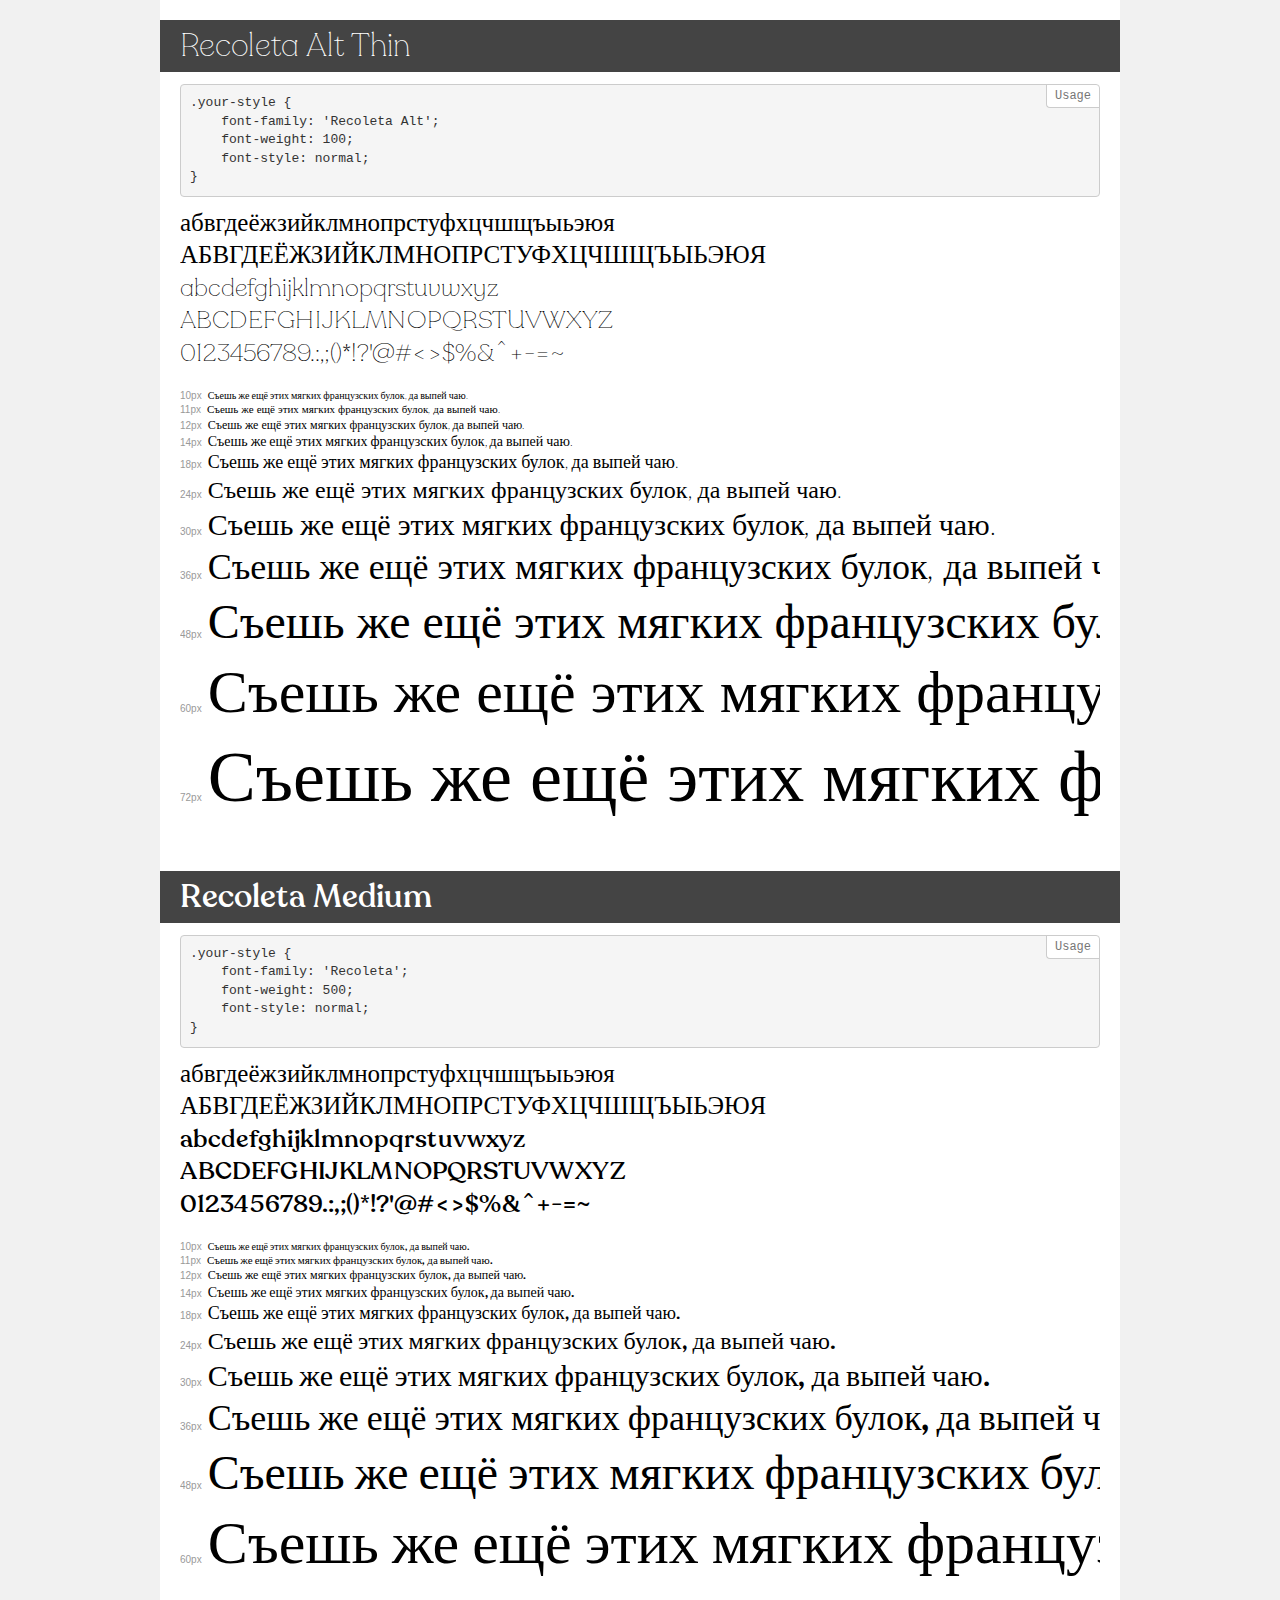
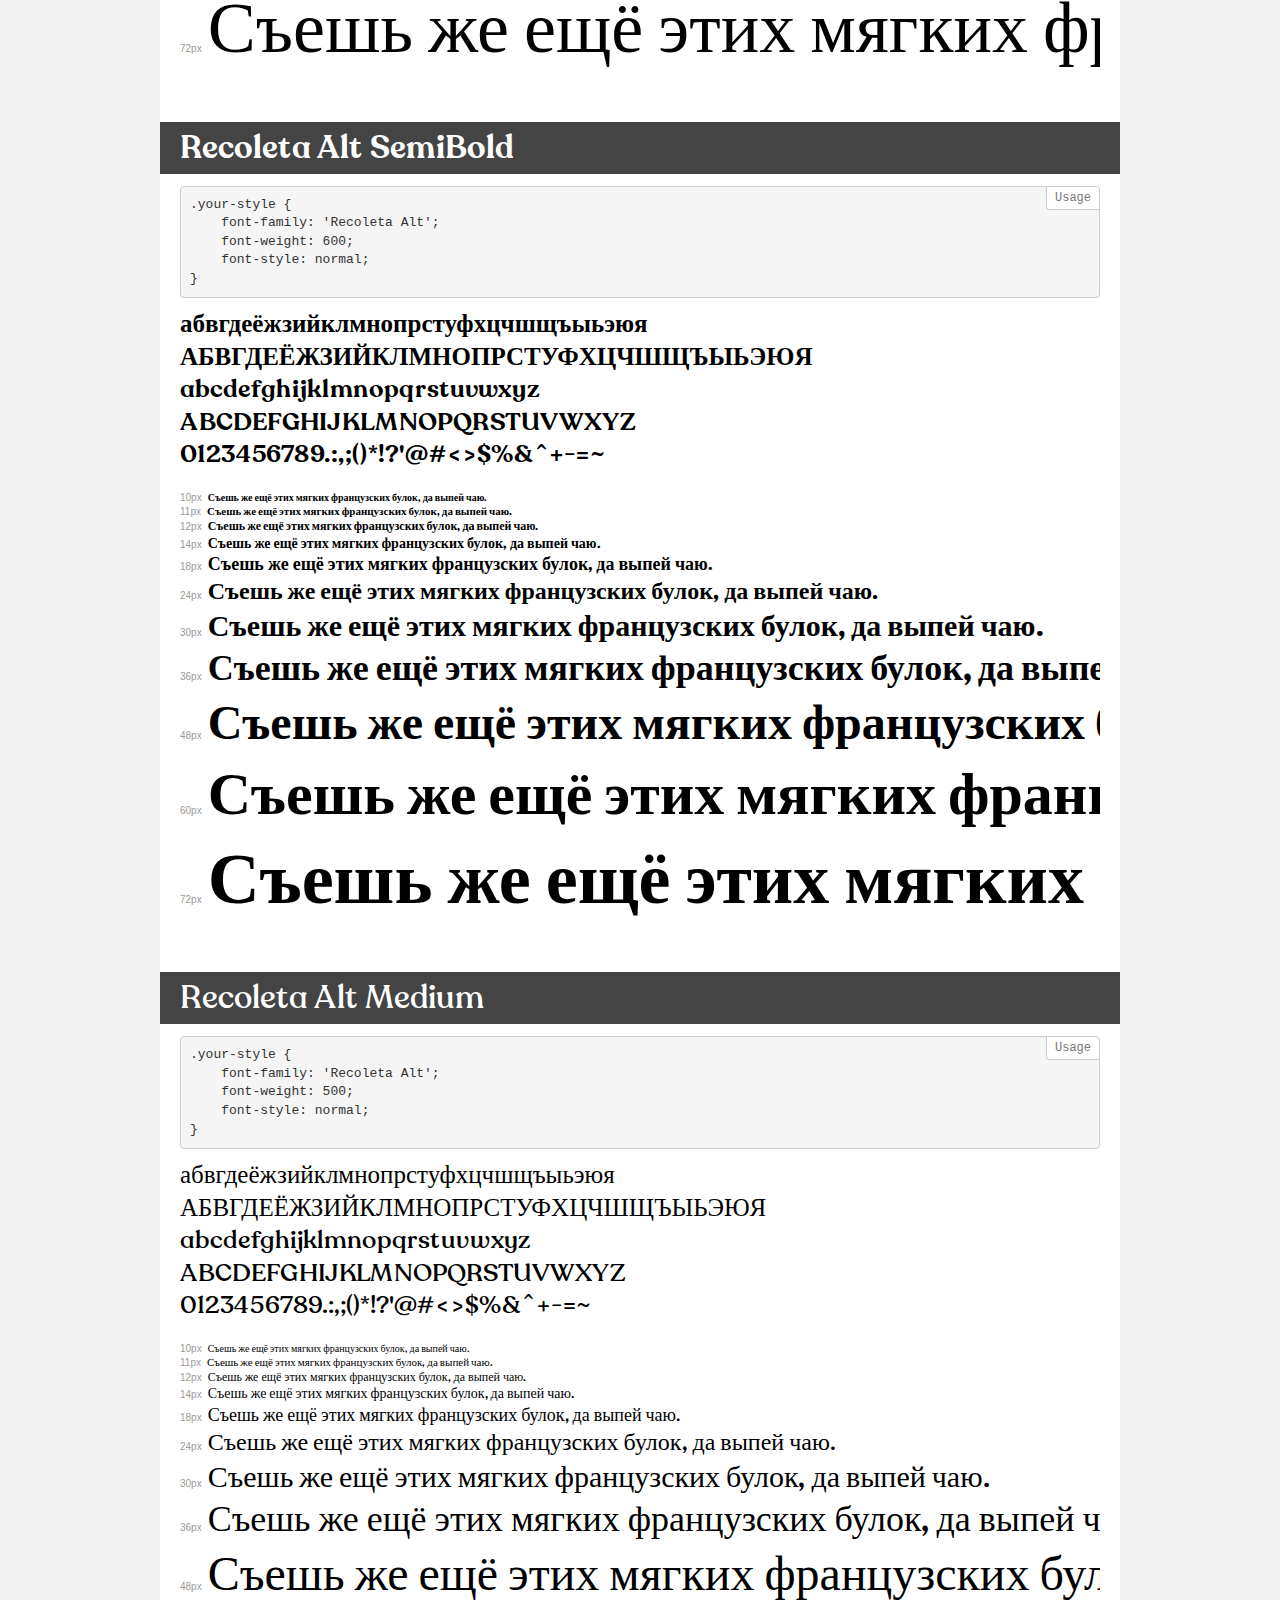
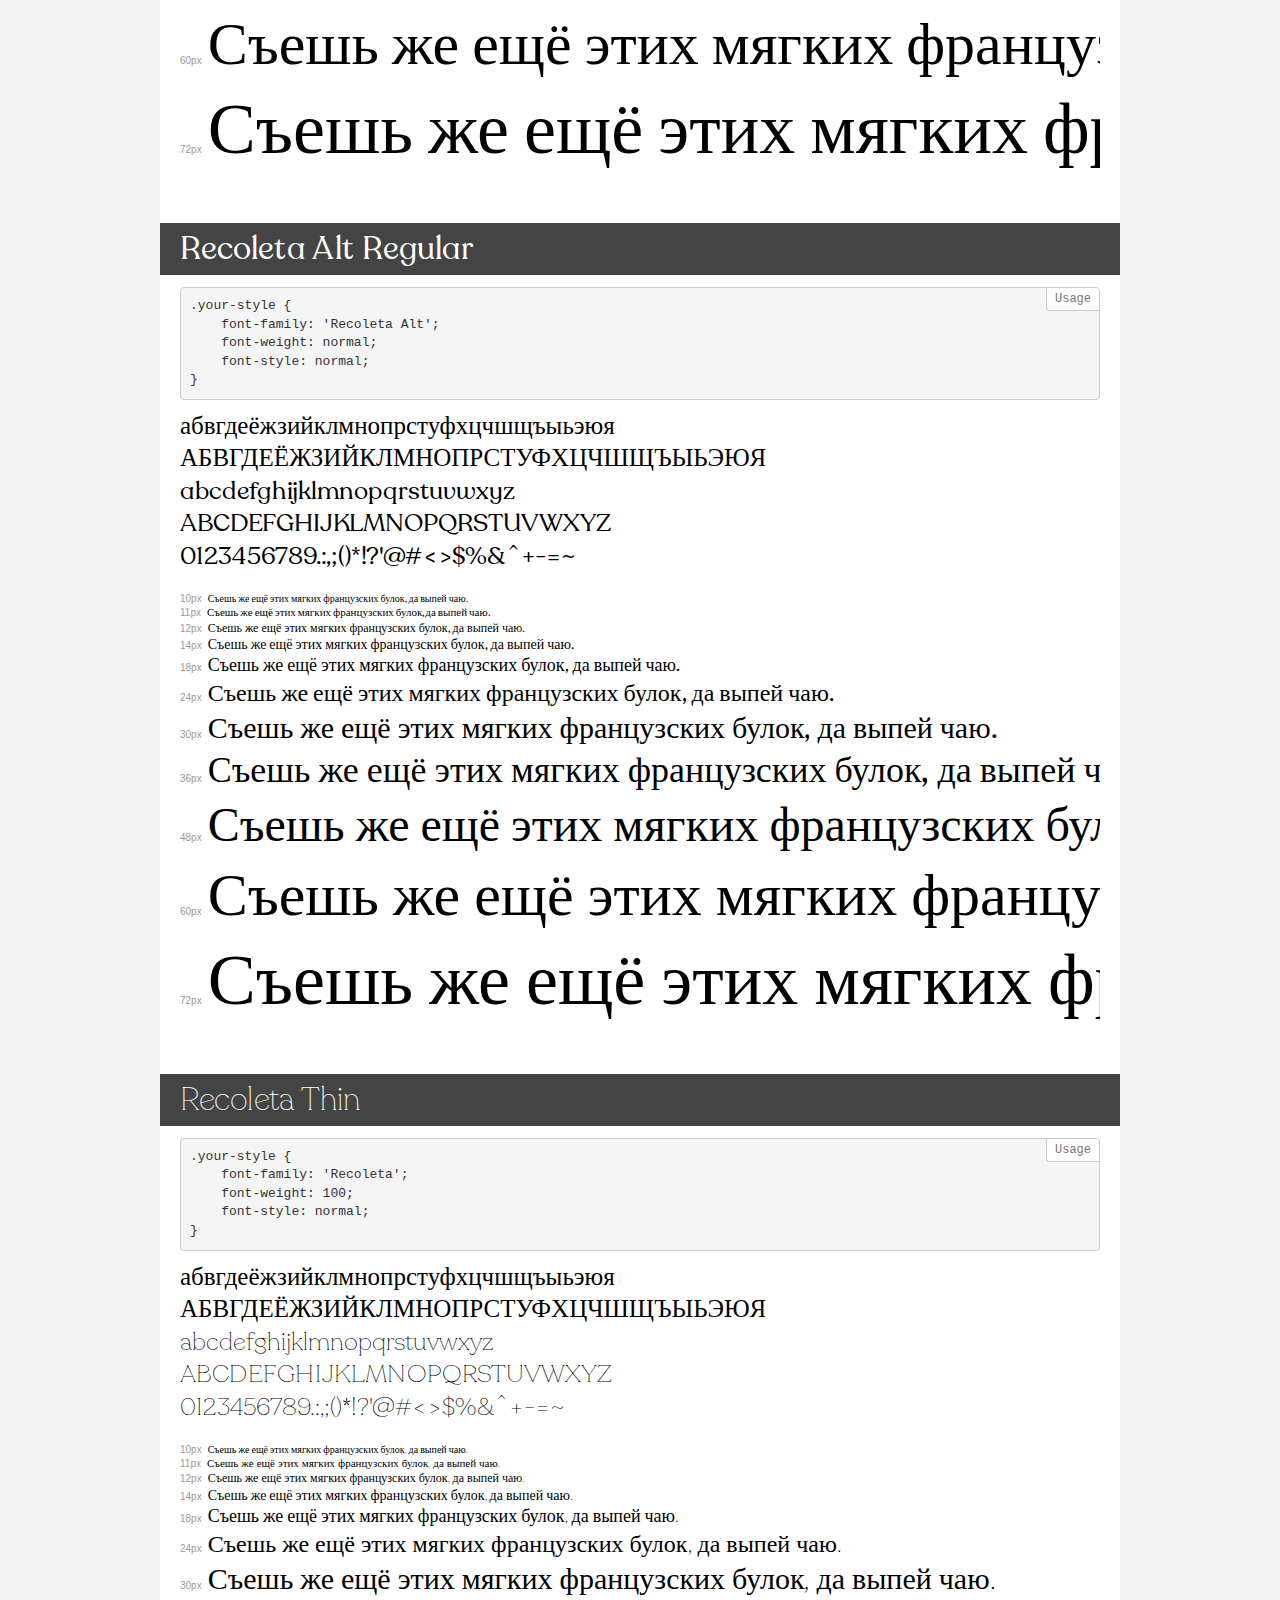
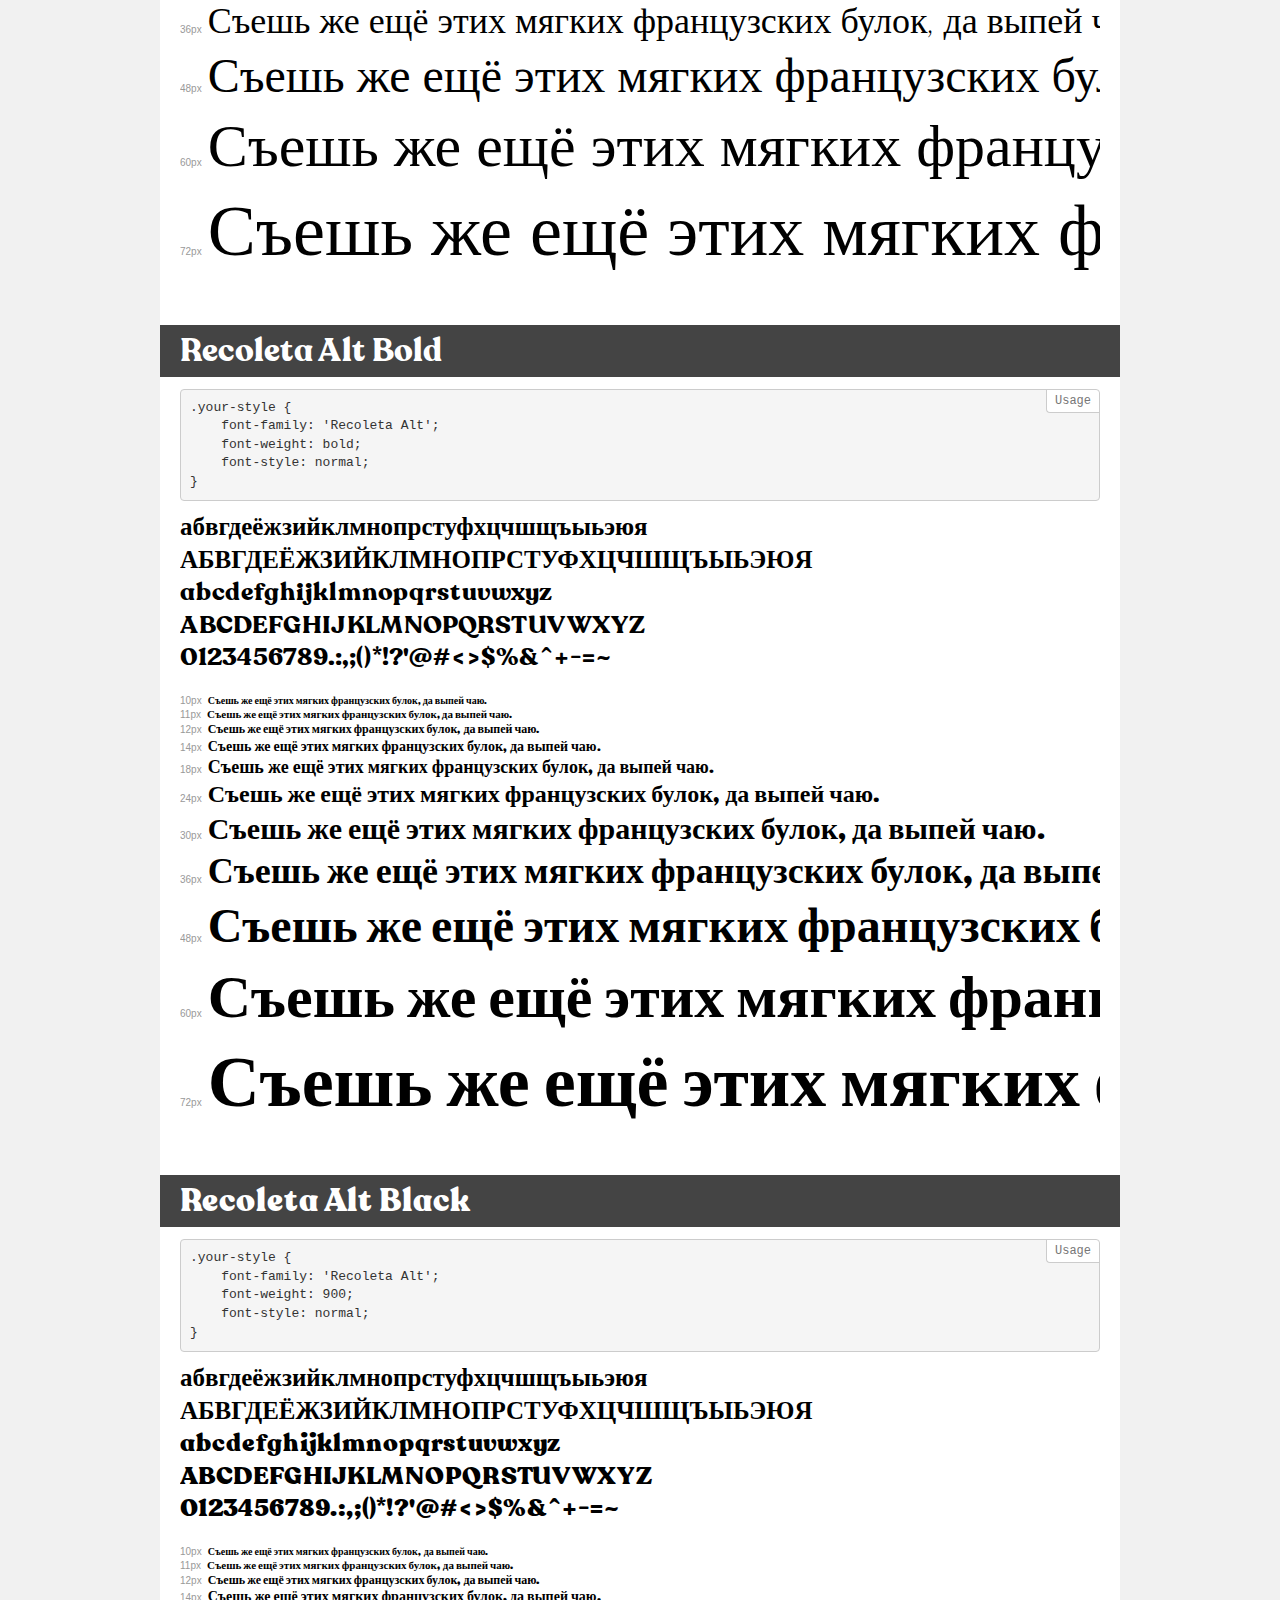
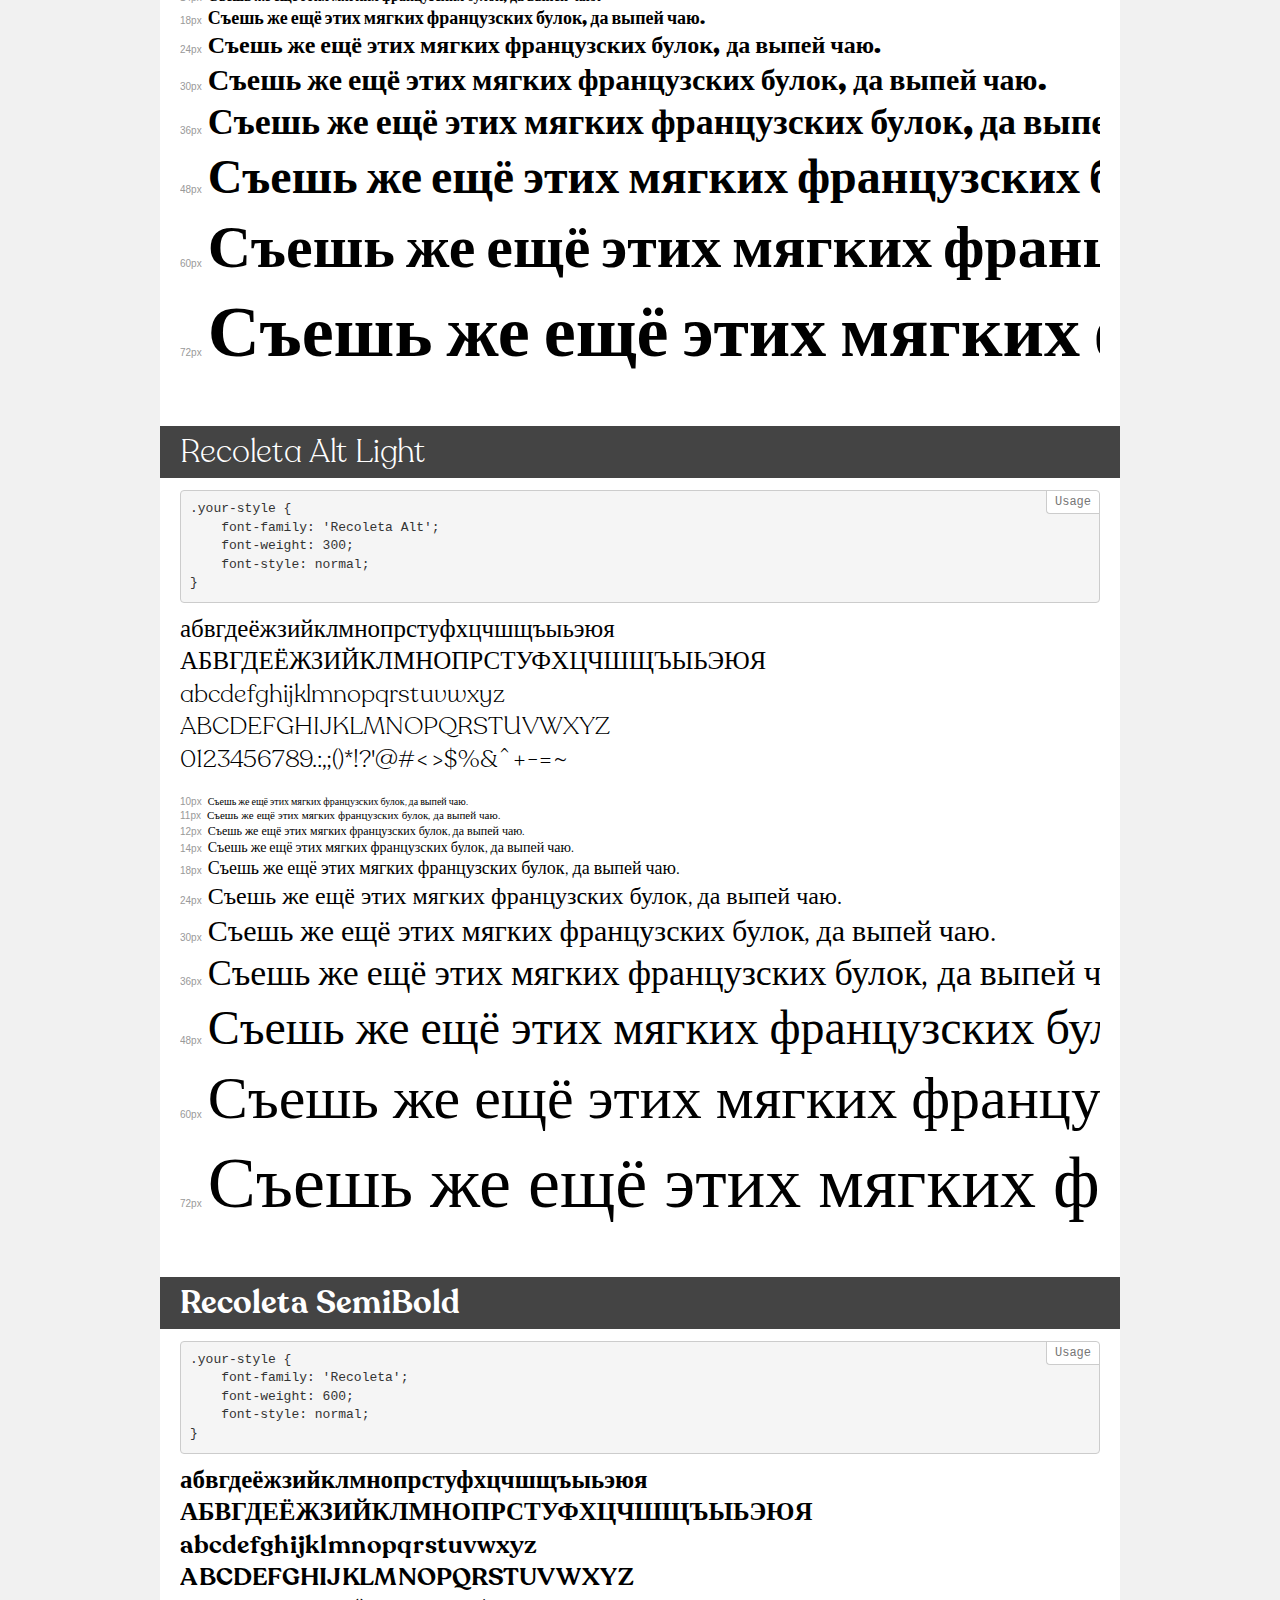
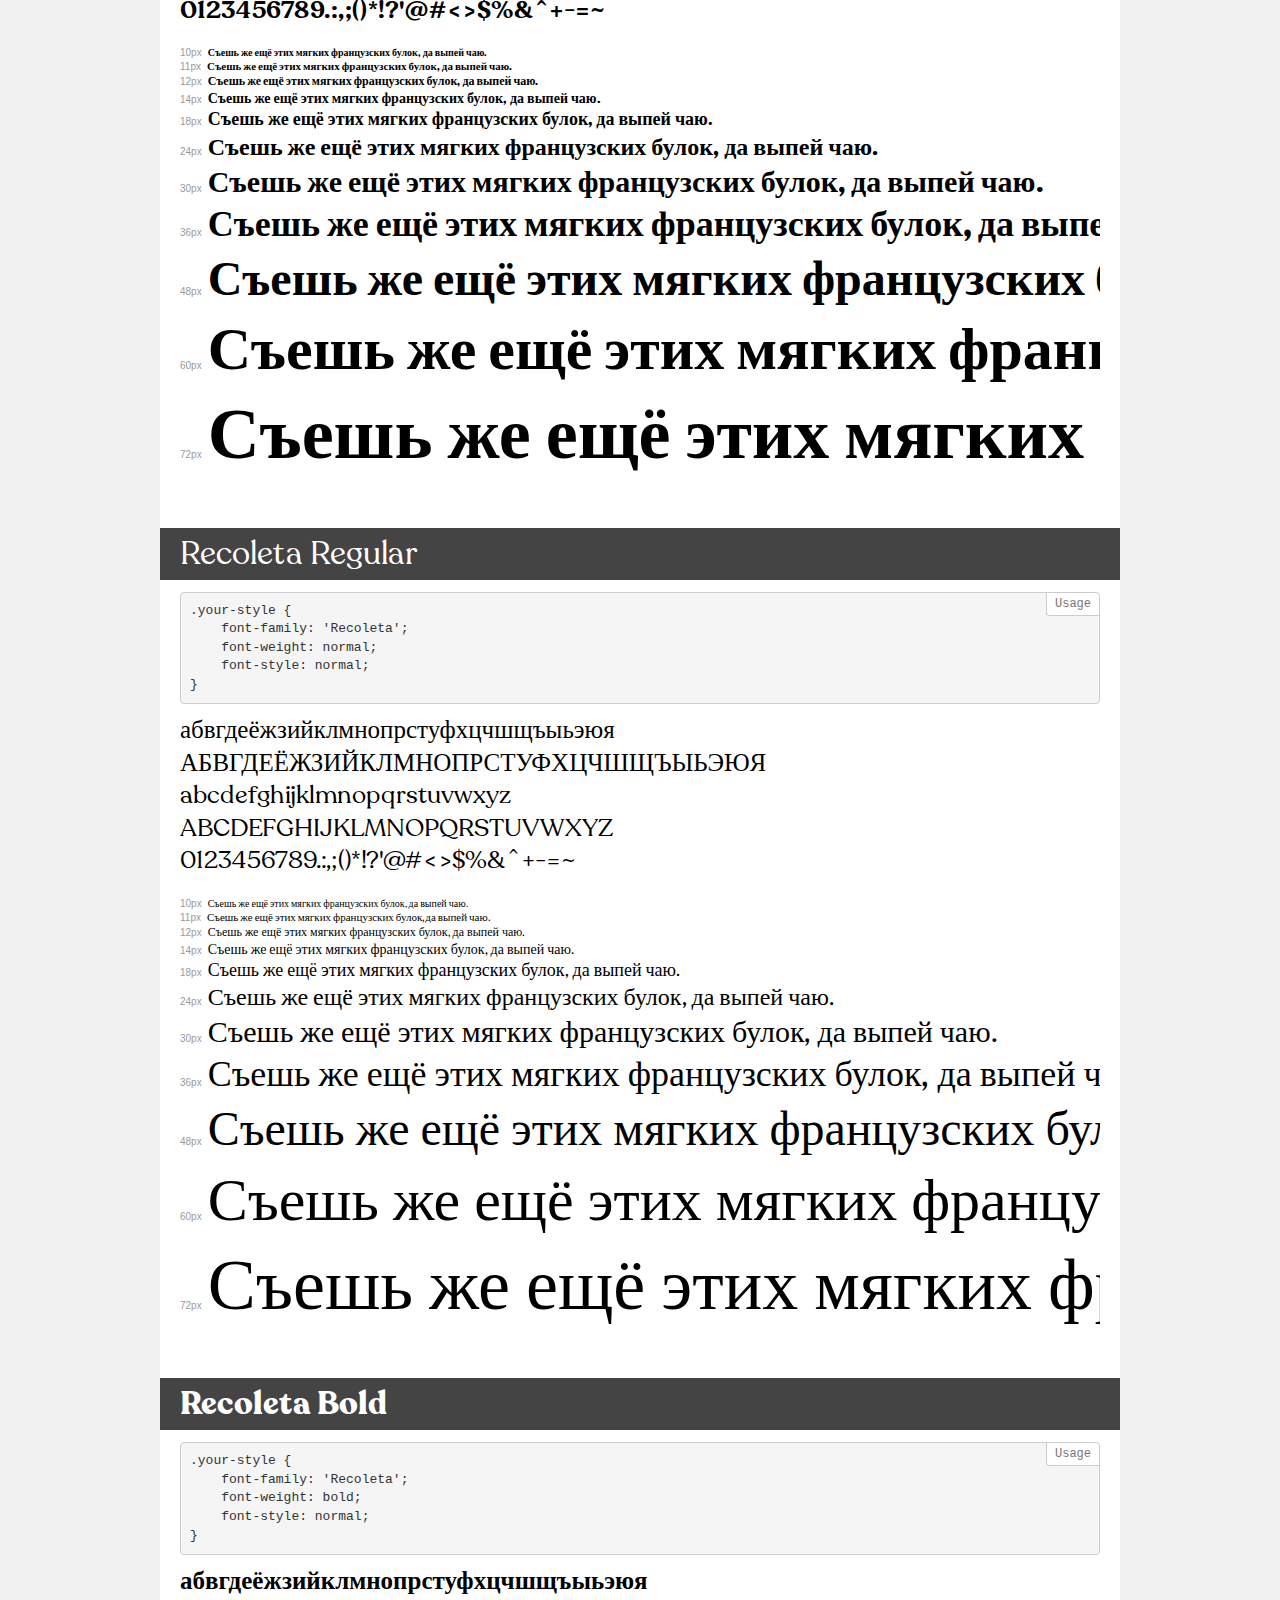
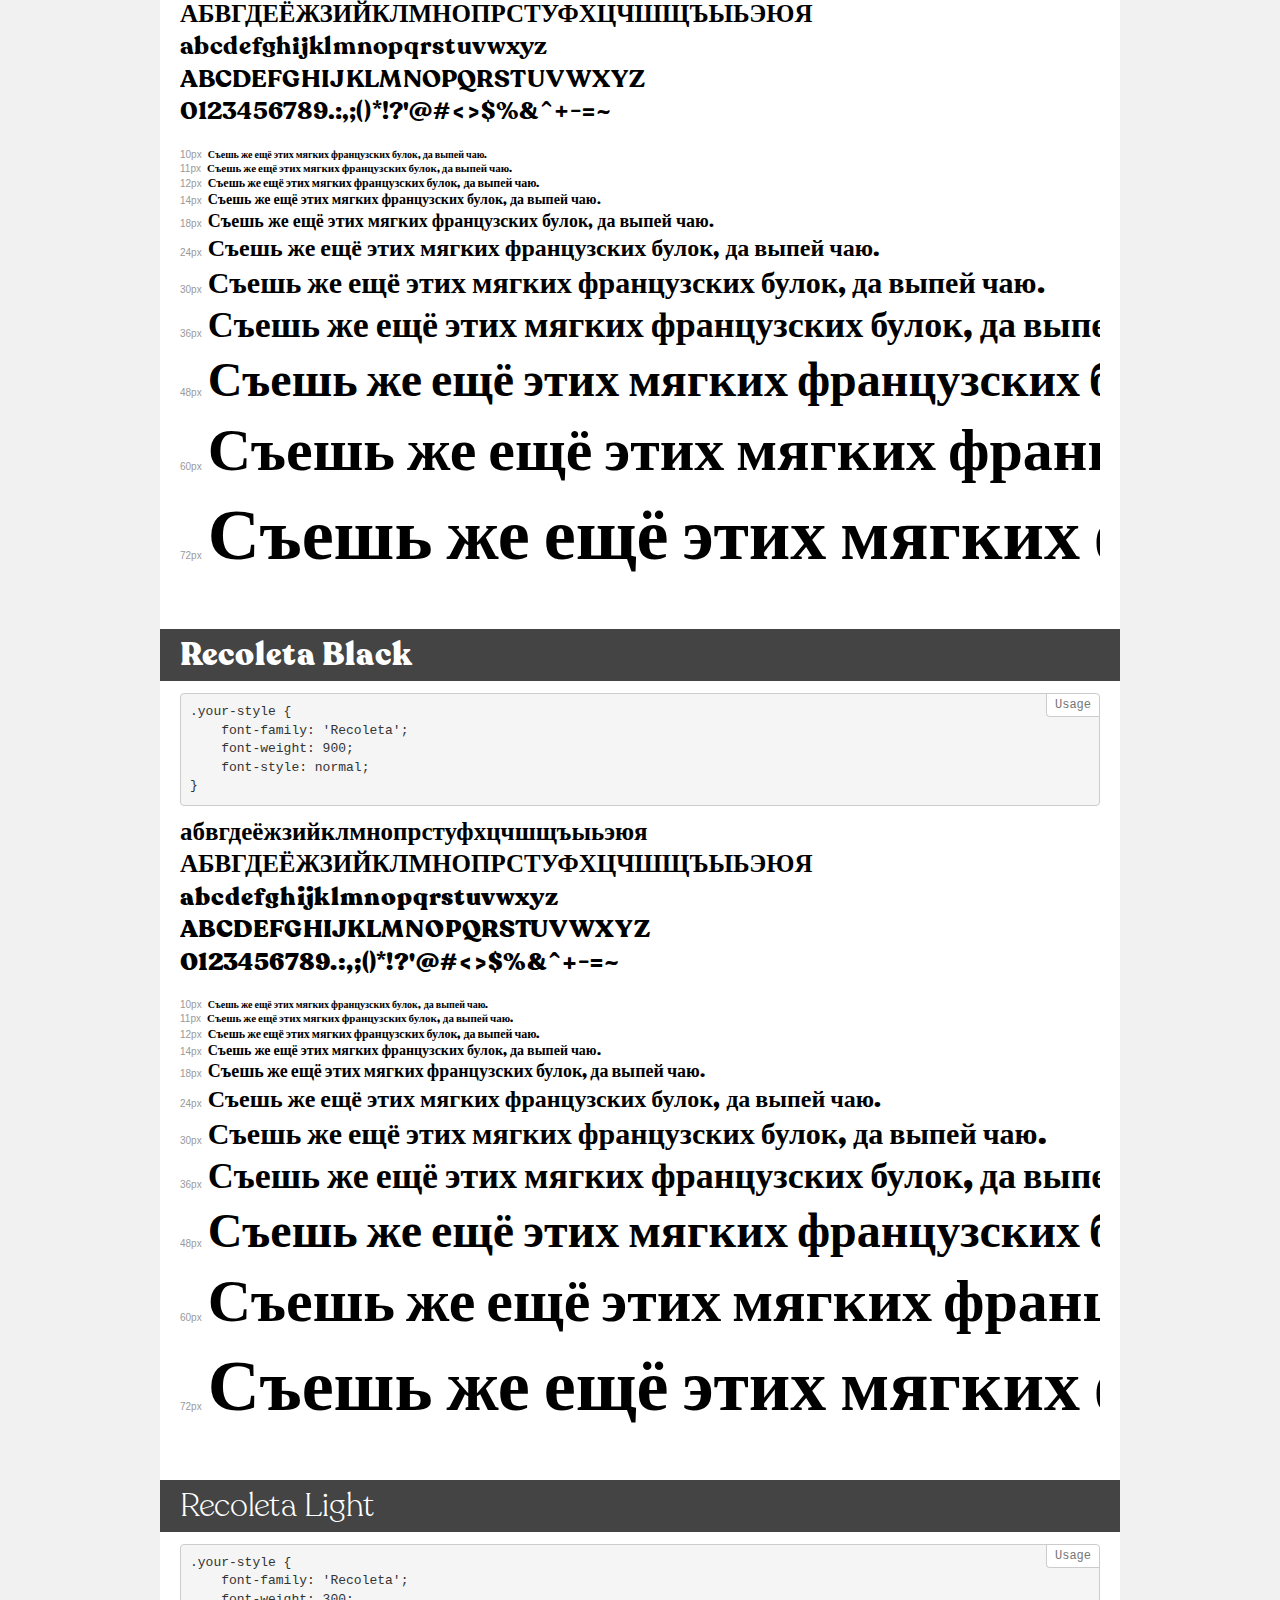
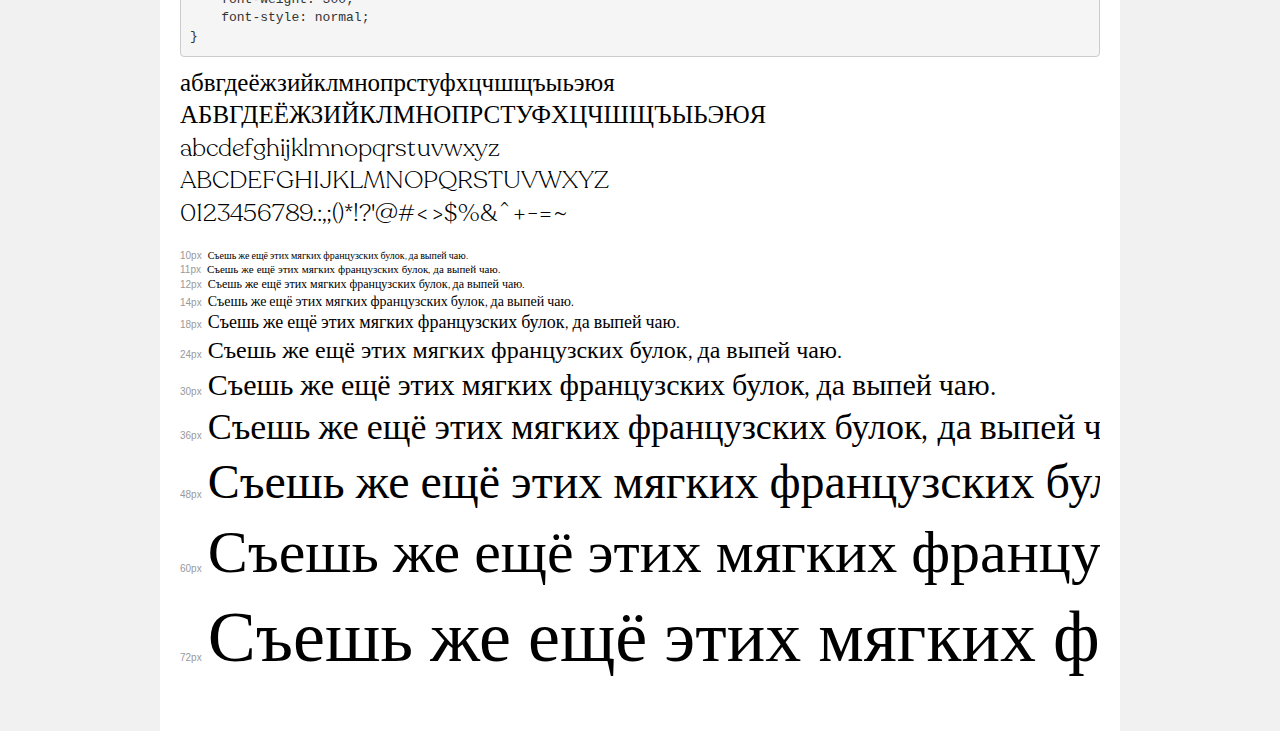
<file: styles/Recoleta Font/demo.html>
<!DOCTYPE html>
<html>
<head>
    <meta charset="utf-8">
    <meta http-equiv="X-UA-Compatible" content="IE=edge">
    <meta name="viewport" content="width=device-width, initial-scale=1">
    <meta name="robots" content="noindex, noarchive">
    <meta name="format-detection" content="telephone=no">
    <title>Transfonter demo</title>
    <link href="stylesheet.css" rel="stylesheet">
    <style>
        /*
        http://meyerweb.com/eric/tools/css/reset/
        v2.0 | 20110126
        License: none (public domain)
        */
        html, body, div, span, applet, object, iframe,
        h1, h2, h3, h4, h5, h6, p, blockquote, pre,
        a, abbr, acronym, address, big, cite, code,
        del, dfn, em, img, ins, kbd, q, s, samp,
        small, strike, strong, sub, sup, tt, var,
        b, u, i, center,
        dl, dt, dd, ol, ul, li,
        fieldset, form, label, legend,
        table, caption, tbody, tfoot, thead, tr, th, td,
        article, aside, canvas, details, embed,
        figure, figcaption, footer, header, hgroup,
        menu, nav, output, ruby, section, summary,
        time, mark, audio, video {
            margin: 0;
            padding: 0;
            border: 0;
            font-size: 100%;
            font: inherit;
            vertical-align: baseline;
        }
        /* HTML5 display-role reset for older browsers */
        article, aside, details, figcaption, figure,
        footer, header, hgroup, menu, nav, section {
            display: block;
        }
        body {
            line-height: 1;
        }
        ol, ul {
            list-style: none;
        }
        blockquote, q {
            quotes: none;
        }
        blockquote:before, blockquote:after,
        q:before, q:after {
            content: '';
            content: none;
        }
        table {
            border-collapse: collapse;
            border-spacing: 0;
        }
        /* common styles */
        body {
            background: #f1f1f1;
            color: #000;
        }
        .page {
            background: #fff;
            width: 920px;
            margin: 0 auto;
            padding: 20px 20px 0 20px;
            overflow: hidden;
        }
        .font-container {
            overflow-x: auto;
            overflow-y: hidden;
            margin-bottom: 40px;
            line-height: 1.3;
            white-space: nowrap;
            padding-bottom: 5px;
        }
        h1 {
            position: relative;
            background: #444;
            font-size: 32px;
            color: #fff;
            padding: 10px 20px;
            margin: 0 -20px 12px -20px;
        }
        .letters {
            font-size: 25px;
            margin-bottom: 20px;
        }
        .s10:before {
            content: '10px';
        }
        .s11:before {
            content: '11px';
        }
        .s12:before {
            content: '12px';
        }
        .s14:before {
            content: '14px';
        }
        .s18:before {
            content: '18px';
        }
        .s24:before {
            content: '24px';
        }
        .s30:before {
            content: '30px';
        }
        .s36:before {
            content: '36px';
        }
        .s48:before {
            content: '48px';
        }
        .s60:before {
            content: '60px';
        }
        .s72:before {
            content: '72px';
        }
        .s10:before, .s11:before, .s12:before, .s14:before,
        .s18:before, .s24:before, .s30:before, .s36:before,
        .s48:before, .s60:before, .s72:before {
            font-family: Arial, sans-serif;
            font-size: 10px;
            font-weight: normal;
            font-style: normal;
            color: #999;
            padding-right: 6px;
        }
        pre {
            display: block;
            position: relative;
            padding: 9px;
            margin: 0 0 10px;
            font-family: Monaco, Menlo, Consolas, "Courier New", monospace !important;
            font-size: 13px;
            line-height: 1.428571429;
            color: #333;
            font-weight: normal !important;
            font-style: normal !important;
            background-color: #f5f5f5;
            border: 1px solid #ccc;
            overflow-x: auto;
            border-radius: 4px;
        }
        pre:after {
            display: block;
            position: absolute;
            right: 0;
            top: 0;
            content: 'Usage';
            line-height: 1;
            padding: 5px 8px;
            font-size: 12px;
            color: #767676;
            background-color: #fff;
            border: 1px solid #ccc;
            border-right: none;
            border-top: none;
            border-radius: 0 4px 0 4px;
            z-index: 10;
        }
        /* responsive */
        @media (max-width: 959px) {
            .page {
                width: auto;
                margin: 0;
            }
        }
    </style>
</head>
<body>
<div class="page">
    <div class="demo" style="font-family: 'Recoleta Alt'; font-weight: 100; font-style: normal;">
        <h1>Recoleta Alt Thin</h1>
        <pre>.your-style {
    font-family: 'Recoleta Alt';
    font-weight: 100;
    font-style: normal;
}</pre>
        <div class="font-container">
            <p class="letters">
                абвгдеёжзийклмнопрстуфхцчшщъыьэюя<br>
АБВГДЕЁЖЗИЙКЛМНОПРСТУФХЦЧШЩЪЫЬЭЮЯ<br>
abcdefghijklmnopqrstuvwxyz<br>
ABCDEFGHIJKLMNOPQRSTUVWXYZ<br>
                0123456789.:,;()*!?'@#<>$%&^+-=~
            </p>
            <p class="s10" style="font-size: 10px;">Съешь же ещё этих мягких французских булок, да выпей чаю.</p>
            <p class="s11" style="font-size: 11px;">Съешь же ещё этих мягких французских булок, да выпей чаю.</p>
            <p class="s12" style="font-size: 12px;">Съешь же ещё этих мягких французских булок, да выпей чаю.</p>
            <p class="s14" style="font-size: 14px;">Съешь же ещё этих мягких французских булок, да выпей чаю.</p>
            <p class="s18" style="font-size: 18px;">Съешь же ещё этих мягких французских булок, да выпей чаю.</p>
            <p class="s24" style="font-size: 24px;">Съешь же ещё этих мягких французских булок, да выпей чаю.</p>
            <p class="s30" style="font-size: 30px;">Съешь же ещё этих мягких французских булок, да выпей чаю.</p>
            <p class="s36" style="font-size: 36px;">Съешь же ещё этих мягких французских булок, да выпей чаю.</p>
            <p class="s48" style="font-size: 48px;">Съешь же ещё этих мягких французских булок, да выпей чаю.</p>
            <p class="s60" style="font-size: 60px;">Съешь же ещё этих мягких французских булок, да выпей чаю.</p>
            <p class="s72" style="font-size: 72px;">Съешь же ещё этих мягких французских булок, да выпей чаю.</p>
        </div>
    </div>
    <div class="demo" style="font-family: 'Recoleta'; font-weight: 500; font-style: normal;">
        <h1>Recoleta Medium</h1>
        <pre>.your-style {
    font-family: 'Recoleta';
    font-weight: 500;
    font-style: normal;
}</pre>
        <div class="font-container">
            <p class="letters">
                абвгдеёжзийклмнопрстуфхцчшщъыьэюя<br>
АБВГДЕЁЖЗИЙКЛМНОПРСТУФХЦЧШЩЪЫЬЭЮЯ<br>
abcdefghijklmnopqrstuvwxyz<br>
ABCDEFGHIJKLMNOPQRSTUVWXYZ<br>
                0123456789.:,;()*!?'@#<>$%&^+-=~
            </p>
            <p class="s10" style="font-size: 10px;">Съешь же ещё этих мягких французских булок, да выпей чаю.</p>
            <p class="s11" style="font-size: 11px;">Съешь же ещё этих мягких французских булок, да выпей чаю.</p>
            <p class="s12" style="font-size: 12px;">Съешь же ещё этих мягких французских булок, да выпей чаю.</p>
            <p class="s14" style="font-size: 14px;">Съешь же ещё этих мягких французских булок, да выпей чаю.</p>
            <p class="s18" style="font-size: 18px;">Съешь же ещё этих мягких французских булок, да выпей чаю.</p>
            <p class="s24" style="font-size: 24px;">Съешь же ещё этих мягких французских булок, да выпей чаю.</p>
            <p class="s30" style="font-size: 30px;">Съешь же ещё этих мягких французских булок, да выпей чаю.</p>
            <p class="s36" style="font-size: 36px;">Съешь же ещё этих мягких французских булок, да выпей чаю.</p>
            <p class="s48" style="font-size: 48px;">Съешь же ещё этих мягких французских булок, да выпей чаю.</p>
            <p class="s60" style="font-size: 60px;">Съешь же ещё этих мягких французских булок, да выпей чаю.</p>
            <p class="s72" style="font-size: 72px;">Съешь же ещё этих мягких французских булок, да выпей чаю.</p>
        </div>
    </div>
    <div class="demo" style="font-family: 'Recoleta Alt'; font-weight: 600; font-style: normal;">
        <h1>Recoleta Alt SemiBold</h1>
        <pre>.your-style {
    font-family: 'Recoleta Alt';
    font-weight: 600;
    font-style: normal;
}</pre>
        <div class="font-container">
            <p class="letters">
                абвгдеёжзийклмнопрстуфхцчшщъыьэюя<br>
АБВГДЕЁЖЗИЙКЛМНОПРСТУФХЦЧШЩЪЫЬЭЮЯ<br>
abcdefghijklmnopqrstuvwxyz<br>
ABCDEFGHIJKLMNOPQRSTUVWXYZ<br>
                0123456789.:,;()*!?'@#<>$%&^+-=~
            </p>
            <p class="s10" style="font-size: 10px;">Съешь же ещё этих мягких французских булок, да выпей чаю.</p>
            <p class="s11" style="font-size: 11px;">Съешь же ещё этих мягких французских булок, да выпей чаю.</p>
            <p class="s12" style="font-size: 12px;">Съешь же ещё этих мягких французских булок, да выпей чаю.</p>
            <p class="s14" style="font-size: 14px;">Съешь же ещё этих мягких французских булок, да выпей чаю.</p>
            <p class="s18" style="font-size: 18px;">Съешь же ещё этих мягких французских булок, да выпей чаю.</p>
            <p class="s24" style="font-size: 24px;">Съешь же ещё этих мягких французских булок, да выпей чаю.</p>
            <p class="s30" style="font-size: 30px;">Съешь же ещё этих мягких французских булок, да выпей чаю.</p>
            <p class="s36" style="font-size: 36px;">Съешь же ещё этих мягких французских булок, да выпей чаю.</p>
            <p class="s48" style="font-size: 48px;">Съешь же ещё этих мягких французских булок, да выпей чаю.</p>
            <p class="s60" style="font-size: 60px;">Съешь же ещё этих мягких французских булок, да выпей чаю.</p>
            <p class="s72" style="font-size: 72px;">Съешь же ещё этих мягких французских булок, да выпей чаю.</p>
        </div>
    </div>
    <div class="demo" style="font-family: 'Recoleta Alt'; font-weight: 500; font-style: normal;">
        <h1>Recoleta Alt Medium</h1>
        <pre>.your-style {
    font-family: 'Recoleta Alt';
    font-weight: 500;
    font-style: normal;
}</pre>
        <div class="font-container">
            <p class="letters">
                абвгдеёжзийклмнопрстуфхцчшщъыьэюя<br>
АБВГДЕЁЖЗИЙКЛМНОПРСТУФХЦЧШЩЪЫЬЭЮЯ<br>
abcdefghijklmnopqrstuvwxyz<br>
ABCDEFGHIJKLMNOPQRSTUVWXYZ<br>
                0123456789.:,;()*!?'@#<>$%&^+-=~
            </p>
            <p class="s10" style="font-size: 10px;">Съешь же ещё этих мягких французских булок, да выпей чаю.</p>
            <p class="s11" style="font-size: 11px;">Съешь же ещё этих мягких французских булок, да выпей чаю.</p>
            <p class="s12" style="font-size: 12px;">Съешь же ещё этих мягких французских булок, да выпей чаю.</p>
            <p class="s14" style="font-size: 14px;">Съешь же ещё этих мягких французских булок, да выпей чаю.</p>
            <p class="s18" style="font-size: 18px;">Съешь же ещё этих мягких французских булок, да выпей чаю.</p>
            <p class="s24" style="font-size: 24px;">Съешь же ещё этих мягких французских булок, да выпей чаю.</p>
            <p class="s30" style="font-size: 30px;">Съешь же ещё этих мягких французских булок, да выпей чаю.</p>
            <p class="s36" style="font-size: 36px;">Съешь же ещё этих мягких французских булок, да выпей чаю.</p>
            <p class="s48" style="font-size: 48px;">Съешь же ещё этих мягких французских булок, да выпей чаю.</p>
            <p class="s60" style="font-size: 60px;">Съешь же ещё этих мягких французских булок, да выпей чаю.</p>
            <p class="s72" style="font-size: 72px;">Съешь же ещё этих мягких французских булок, да выпей чаю.</p>
        </div>
    </div>
    <div class="demo" style="font-family: 'Recoleta Alt'; font-weight: normal; font-style: normal;">
        <h1>Recoleta Alt Regular</h1>
        <pre>.your-style {
    font-family: 'Recoleta Alt';
    font-weight: normal;
    font-style: normal;
}</pre>
        <div class="font-container">
            <p class="letters">
                абвгдеёжзийклмнопрстуфхцчшщъыьэюя<br>
АБВГДЕЁЖЗИЙКЛМНОПРСТУФХЦЧШЩЪЫЬЭЮЯ<br>
abcdefghijklmnopqrstuvwxyz<br>
ABCDEFGHIJKLMNOPQRSTUVWXYZ<br>
                0123456789.:,;()*!?'@#<>$%&^+-=~
            </p>
            <p class="s10" style="font-size: 10px;">Съешь же ещё этих мягких французских булок, да выпей чаю.</p>
            <p class="s11" style="font-size: 11px;">Съешь же ещё этих мягких французских булок, да выпей чаю.</p>
            <p class="s12" style="font-size: 12px;">Съешь же ещё этих мягких французских булок, да выпей чаю.</p>
            <p class="s14" style="font-size: 14px;">Съешь же ещё этих мягких французских булок, да выпей чаю.</p>
            <p class="s18" style="font-size: 18px;">Съешь же ещё этих мягких французских булок, да выпей чаю.</p>
            <p class="s24" style="font-size: 24px;">Съешь же ещё этих мягких французских булок, да выпей чаю.</p>
            <p class="s30" style="font-size: 30px;">Съешь же ещё этих мягких французских булок, да выпей чаю.</p>
            <p class="s36" style="font-size: 36px;">Съешь же ещё этих мягких французских булок, да выпей чаю.</p>
            <p class="s48" style="font-size: 48px;">Съешь же ещё этих мягких французских булок, да выпей чаю.</p>
            <p class="s60" style="font-size: 60px;">Съешь же ещё этих мягких французских булок, да выпей чаю.</p>
            <p class="s72" style="font-size: 72px;">Съешь же ещё этих мягких французских булок, да выпей чаю.</p>
        </div>
    </div>
    <div class="demo" style="font-family: 'Recoleta'; font-weight: 100; font-style: normal;">
        <h1>Recoleta Thin</h1>
        <pre>.your-style {
    font-family: 'Recoleta';
    font-weight: 100;
    font-style: normal;
}</pre>
        <div class="font-container">
            <p class="letters">
                абвгдеёжзийклмнопрстуфхцчшщъыьэюя<br>
АБВГДЕЁЖЗИЙКЛМНОПРСТУФХЦЧШЩЪЫЬЭЮЯ<br>
abcdefghijklmnopqrstuvwxyz<br>
ABCDEFGHIJKLMNOPQRSTUVWXYZ<br>
                0123456789.:,;()*!?'@#<>$%&^+-=~
            </p>
            <p class="s10" style="font-size: 10px;">Съешь же ещё этих мягких французских булок, да выпей чаю.</p>
            <p class="s11" style="font-size: 11px;">Съешь же ещё этих мягких французских булок, да выпей чаю.</p>
            <p class="s12" style="font-size: 12px;">Съешь же ещё этих мягких французских булок, да выпей чаю.</p>
            <p class="s14" style="font-size: 14px;">Съешь же ещё этих мягких французских булок, да выпей чаю.</p>
            <p class="s18" style="font-size: 18px;">Съешь же ещё этих мягких французских булок, да выпей чаю.</p>
            <p class="s24" style="font-size: 24px;">Съешь же ещё этих мягких французских булок, да выпей чаю.</p>
            <p class="s30" style="font-size: 30px;">Съешь же ещё этих мягких французских булок, да выпей чаю.</p>
            <p class="s36" style="font-size: 36px;">Съешь же ещё этих мягких французских булок, да выпей чаю.</p>
            <p class="s48" style="font-size: 48px;">Съешь же ещё этих мягких французских булок, да выпей чаю.</p>
            <p class="s60" style="font-size: 60px;">Съешь же ещё этих мягких французских булок, да выпей чаю.</p>
            <p class="s72" style="font-size: 72px;">Съешь же ещё этих мягких французских булок, да выпей чаю.</p>
        </div>
    </div>
    <div class="demo" style="font-family: 'Recoleta Alt'; font-weight: bold; font-style: normal;">
        <h1>Recoleta Alt Bold</h1>
        <pre>.your-style {
    font-family: 'Recoleta Alt';
    font-weight: bold;
    font-style: normal;
}</pre>
        <div class="font-container">
            <p class="letters">
                абвгдеёжзийклмнопрстуфхцчшщъыьэюя<br>
АБВГДЕЁЖЗИЙКЛМНОПРСТУФХЦЧШЩЪЫЬЭЮЯ<br>
abcdefghijklmnopqrstuvwxyz<br>
ABCDEFGHIJKLMNOPQRSTUVWXYZ<br>
                0123456789.:,;()*!?'@#<>$%&^+-=~
            </p>
            <p class="s10" style="font-size: 10px;">Съешь же ещё этих мягких французских булок, да выпей чаю.</p>
            <p class="s11" style="font-size: 11px;">Съешь же ещё этих мягких французских булок, да выпей чаю.</p>
            <p class="s12" style="font-size: 12px;">Съешь же ещё этих мягких французских булок, да выпей чаю.</p>
            <p class="s14" style="font-size: 14px;">Съешь же ещё этих мягких французских булок, да выпей чаю.</p>
            <p class="s18" style="font-size: 18px;">Съешь же ещё этих мягких французских булок, да выпей чаю.</p>
            <p class="s24" style="font-size: 24px;">Съешь же ещё этих мягких французских булок, да выпей чаю.</p>
            <p class="s30" style="font-size: 30px;">Съешь же ещё этих мягких французских булок, да выпей чаю.</p>
            <p class="s36" style="font-size: 36px;">Съешь же ещё этих мягких французских булок, да выпей чаю.</p>
            <p class="s48" style="font-size: 48px;">Съешь же ещё этих мягких французских булок, да выпей чаю.</p>
            <p class="s60" style="font-size: 60px;">Съешь же ещё этих мягких французских булок, да выпей чаю.</p>
            <p class="s72" style="font-size: 72px;">Съешь же ещё этих мягких французских булок, да выпей чаю.</p>
        </div>
    </div>
    <div class="demo" style="font-family: 'Recoleta Alt'; font-weight: 900; font-style: normal;">
        <h1>Recoleta Alt Black</h1>
        <pre>.your-style {
    font-family: 'Recoleta Alt';
    font-weight: 900;
    font-style: normal;
}</pre>
        <div class="font-container">
            <p class="letters">
                абвгдеёжзийклмнопрстуфхцчшщъыьэюя<br>
АБВГДЕЁЖЗИЙКЛМНОПРСТУФХЦЧШЩЪЫЬЭЮЯ<br>
abcdefghijklmnopqrstuvwxyz<br>
ABCDEFGHIJKLMNOPQRSTUVWXYZ<br>
                0123456789.:,;()*!?'@#<>$%&^+-=~
            </p>
            <p class="s10" style="font-size: 10px;">Съешь же ещё этих мягких французских булок, да выпей чаю.</p>
            <p class="s11" style="font-size: 11px;">Съешь же ещё этих мягких французских булок, да выпей чаю.</p>
            <p class="s12" style="font-size: 12px;">Съешь же ещё этих мягких французских булок, да выпей чаю.</p>
            <p class="s14" style="font-size: 14px;">Съешь же ещё этих мягких французских булок, да выпей чаю.</p>
            <p class="s18" style="font-size: 18px;">Съешь же ещё этих мягких французских булок, да выпей чаю.</p>
            <p class="s24" style="font-size: 24px;">Съешь же ещё этих мягких французских булок, да выпей чаю.</p>
            <p class="s30" style="font-size: 30px;">Съешь же ещё этих мягких французских булок, да выпей чаю.</p>
            <p class="s36" style="font-size: 36px;">Съешь же ещё этих мягких французских булок, да выпей чаю.</p>
            <p class="s48" style="font-size: 48px;">Съешь же ещё этих мягких французских булок, да выпей чаю.</p>
            <p class="s60" style="font-size: 60px;">Съешь же ещё этих мягких французских булок, да выпей чаю.</p>
            <p class="s72" style="font-size: 72px;">Съешь же ещё этих мягких французских булок, да выпей чаю.</p>
        </div>
    </div>
    <div class="demo" style="font-family: 'Recoleta Alt'; font-weight: 300; font-style: normal;">
        <h1>Recoleta Alt Light</h1>
        <pre>.your-style {
    font-family: 'Recoleta Alt';
    font-weight: 300;
    font-style: normal;
}</pre>
        <div class="font-container">
            <p class="letters">
                абвгдеёжзийклмнопрстуфхцчшщъыьэюя<br>
АБВГДЕЁЖЗИЙКЛМНОПРСТУФХЦЧШЩЪЫЬЭЮЯ<br>
abcdefghijklmnopqrstuvwxyz<br>
ABCDEFGHIJKLMNOPQRSTUVWXYZ<br>
                0123456789.:,;()*!?'@#<>$%&^+-=~
            </p>
            <p class="s10" style="font-size: 10px;">Съешь же ещё этих мягких французских булок, да выпей чаю.</p>
            <p class="s11" style="font-size: 11px;">Съешь же ещё этих мягких французских булок, да выпей чаю.</p>
            <p class="s12" style="font-size: 12px;">Съешь же ещё этих мягких французских булок, да выпей чаю.</p>
            <p class="s14" style="font-size: 14px;">Съешь же ещё этих мягких французских булок, да выпей чаю.</p>
            <p class="s18" style="font-size: 18px;">Съешь же ещё этих мягких французских булок, да выпей чаю.</p>
            <p class="s24" style="font-size: 24px;">Съешь же ещё этих мягких французских булок, да выпей чаю.</p>
            <p class="s30" style="font-size: 30px;">Съешь же ещё этих мягких французских булок, да выпей чаю.</p>
            <p class="s36" style="font-size: 36px;">Съешь же ещё этих мягких французских булок, да выпей чаю.</p>
            <p class="s48" style="font-size: 48px;">Съешь же ещё этих мягких французских булок, да выпей чаю.</p>
            <p class="s60" style="font-size: 60px;">Съешь же ещё этих мягких французских булок, да выпей чаю.</p>
            <p class="s72" style="font-size: 72px;">Съешь же ещё этих мягких французских булок, да выпей чаю.</p>
        </div>
    </div>
    <div class="demo" style="font-family: 'Recoleta'; font-weight: 600; font-style: normal;">
        <h1>Recoleta SemiBold</h1>
        <pre>.your-style {
    font-family: 'Recoleta';
    font-weight: 600;
    font-style: normal;
}</pre>
        <div class="font-container">
            <p class="letters">
                абвгдеёжзийклмнопрстуфхцчшщъыьэюя<br>
АБВГДЕЁЖЗИЙКЛМНОПРСТУФХЦЧШЩЪЫЬЭЮЯ<br>
abcdefghijklmnopqrstuvwxyz<br>
ABCDEFGHIJKLMNOPQRSTUVWXYZ<br>
                0123456789.:,;()*!?'@#<>$%&^+-=~
            </p>
            <p class="s10" style="font-size: 10px;">Съешь же ещё этих мягких французских булок, да выпей чаю.</p>
            <p class="s11" style="font-size: 11px;">Съешь же ещё этих мягких французских булок, да выпей чаю.</p>
            <p class="s12" style="font-size: 12px;">Съешь же ещё этих мягких французских булок, да выпей чаю.</p>
            <p class="s14" style="font-size: 14px;">Съешь же ещё этих мягких французских булок, да выпей чаю.</p>
            <p class="s18" style="font-size: 18px;">Съешь же ещё этих мягких французских булок, да выпей чаю.</p>
            <p class="s24" style="font-size: 24px;">Съешь же ещё этих мягких французских булок, да выпей чаю.</p>
            <p class="s30" style="font-size: 30px;">Съешь же ещё этих мягких французских булок, да выпей чаю.</p>
            <p class="s36" style="font-size: 36px;">Съешь же ещё этих мягких французских булок, да выпей чаю.</p>
            <p class="s48" style="font-size: 48px;">Съешь же ещё этих мягких французских булок, да выпей чаю.</p>
            <p class="s60" style="font-size: 60px;">Съешь же ещё этих мягких французских булок, да выпей чаю.</p>
            <p class="s72" style="font-size: 72px;">Съешь же ещё этих мягких французских булок, да выпей чаю.</p>
        </div>
    </div>
    <div class="demo" style="font-family: 'Recoleta'; font-weight: normal; font-style: normal;">
        <h1>Recoleta Regular</h1>
        <pre>.your-style {
    font-family: 'Recoleta';
    font-weight: normal;
    font-style: normal;
}</pre>
        <div class="font-container">
            <p class="letters">
                абвгдеёжзийклмнопрстуфхцчшщъыьэюя<br>
АБВГДЕЁЖЗИЙКЛМНОПРСТУФХЦЧШЩЪЫЬЭЮЯ<br>
abcdefghijklmnopqrstuvwxyz<br>
ABCDEFGHIJKLMNOPQRSTUVWXYZ<br>
                0123456789.:,;()*!?'@#<>$%&^+-=~
            </p>
            <p class="s10" style="font-size: 10px;">Съешь же ещё этих мягких французских булок, да выпей чаю.</p>
            <p class="s11" style="font-size: 11px;">Съешь же ещё этих мягких французских булок, да выпей чаю.</p>
            <p class="s12" style="font-size: 12px;">Съешь же ещё этих мягких французских булок, да выпей чаю.</p>
            <p class="s14" style="font-size: 14px;">Съешь же ещё этих мягких французских булок, да выпей чаю.</p>
            <p class="s18" style="font-size: 18px;">Съешь же ещё этих мягких французских булок, да выпей чаю.</p>
            <p class="s24" style="font-size: 24px;">Съешь же ещё этих мягких французских булок, да выпей чаю.</p>
            <p class="s30" style="font-size: 30px;">Съешь же ещё этих мягких французских булок, да выпей чаю.</p>
            <p class="s36" style="font-size: 36px;">Съешь же ещё этих мягких французских булок, да выпей чаю.</p>
            <p class="s48" style="font-size: 48px;">Съешь же ещё этих мягких французских булок, да выпей чаю.</p>
            <p class="s60" style="font-size: 60px;">Съешь же ещё этих мягких французских булок, да выпей чаю.</p>
            <p class="s72" style="font-size: 72px;">Съешь же ещё этих мягких французских булок, да выпей чаю.</p>
        </div>
    </div>
    <div class="demo" style="font-family: 'Recoleta'; font-weight: bold; font-style: normal;">
        <h1>Recoleta Bold</h1>
        <pre>.your-style {
    font-family: 'Recoleta';
    font-weight: bold;
    font-style: normal;
}</pre>
        <div class="font-container">
            <p class="letters">
                абвгдеёжзийклмнопрстуфхцчшщъыьэюя<br>
АБВГДЕЁЖЗИЙКЛМНОПРСТУФХЦЧШЩЪЫЬЭЮЯ<br>
abcdefghijklmnopqrstuvwxyz<br>
ABCDEFGHIJKLMNOPQRSTUVWXYZ<br>
                0123456789.:,;()*!?'@#<>$%&^+-=~
            </p>
            <p class="s10" style="font-size: 10px;">Съешь же ещё этих мягких французских булок, да выпей чаю.</p>
            <p class="s11" style="font-size: 11px;">Съешь же ещё этих мягких французских булок, да выпей чаю.</p>
            <p class="s12" style="font-size: 12px;">Съешь же ещё этих мягких французских булок, да выпей чаю.</p>
            <p class="s14" style="font-size: 14px;">Съешь же ещё этих мягких французских булок, да выпей чаю.</p>
            <p class="s18" style="font-size: 18px;">Съешь же ещё этих мягких французских булок, да выпей чаю.</p>
            <p class="s24" style="font-size: 24px;">Съешь же ещё этих мягких французских булок, да выпей чаю.</p>
            <p class="s30" style="font-size: 30px;">Съешь же ещё этих мягких французских булок, да выпей чаю.</p>
            <p class="s36" style="font-size: 36px;">Съешь же ещё этих мягких французских булок, да выпей чаю.</p>
            <p class="s48" style="font-size: 48px;">Съешь же ещё этих мягких французских булок, да выпей чаю.</p>
            <p class="s60" style="font-size: 60px;">Съешь же ещё этих мягких французских булок, да выпей чаю.</p>
            <p class="s72" style="font-size: 72px;">Съешь же ещё этих мягких французских булок, да выпей чаю.</p>
        </div>
    </div>
    <div class="demo" style="font-family: 'Recoleta'; font-weight: 900; font-style: normal;">
        <h1>Recoleta Black</h1>
        <pre>.your-style {
    font-family: 'Recoleta';
    font-weight: 900;
    font-style: normal;
}</pre>
        <div class="font-container">
            <p class="letters">
                абвгдеёжзийклмнопрстуфхцчшщъыьэюя<br>
АБВГДЕЁЖЗИЙКЛМНОПРСТУФХЦЧШЩЪЫЬЭЮЯ<br>
abcdefghijklmnopqrstuvwxyz<br>
ABCDEFGHIJKLMNOPQRSTUVWXYZ<br>
                0123456789.:,;()*!?'@#<>$%&^+-=~
            </p>
            <p class="s10" style="font-size: 10px;">Съешь же ещё этих мягких французских булок, да выпей чаю.</p>
            <p class="s11" style="font-size: 11px;">Съешь же ещё этих мягких французских булок, да выпей чаю.</p>
            <p class="s12" style="font-size: 12px;">Съешь же ещё этих мягких французских булок, да выпей чаю.</p>
            <p class="s14" style="font-size: 14px;">Съешь же ещё этих мягких французских булок, да выпей чаю.</p>
            <p class="s18" style="font-size: 18px;">Съешь же ещё этих мягких французских булок, да выпей чаю.</p>
            <p class="s24" style="font-size: 24px;">Съешь же ещё этих мягких французских булок, да выпей чаю.</p>
            <p class="s30" style="font-size: 30px;">Съешь же ещё этих мягких французских булок, да выпей чаю.</p>
            <p class="s36" style="font-size: 36px;">Съешь же ещё этих мягких французских булок, да выпей чаю.</p>
            <p class="s48" style="font-size: 48px;">Съешь же ещё этих мягких французских булок, да выпей чаю.</p>
            <p class="s60" style="font-size: 60px;">Съешь же ещё этих мягких французских булок, да выпей чаю.</p>
            <p class="s72" style="font-size: 72px;">Съешь же ещё этих мягких французских булок, да выпей чаю.</p>
        </div>
    </div>
    <div class="demo" style="font-family: 'Recoleta'; font-weight: 300; font-style: normal;">
        <h1>Recoleta Light</h1>
        <pre>.your-style {
    font-family: 'Recoleta';
    font-weight: 300;
    font-style: normal;
}</pre>
        <div class="font-container">
            <p class="letters">
                абвгдеёжзийклмнопрстуфхцчшщъыьэюя<br>
АБВГДЕЁЖЗИЙКЛМНОПРСТУФХЦЧШЩЪЫЬЭЮЯ<br>
abcdefghijklmnopqrstuvwxyz<br>
ABCDEFGHIJKLMNOPQRSTUVWXYZ<br>
                0123456789.:,;()*!?'@#<>$%&^+-=~
            </p>
            <p class="s10" style="font-size: 10px;">Съешь же ещё этих мягких французских булок, да выпей чаю.</p>
            <p class="s11" style="font-size: 11px;">Съешь же ещё этих мягких французских булок, да выпей чаю.</p>
            <p class="s12" style="font-size: 12px;">Съешь же ещё этих мягких французских булок, да выпей чаю.</p>
            <p class="s14" style="font-size: 14px;">Съешь же ещё этих мягких французских булок, да выпей чаю.</p>
            <p class="s18" style="font-size: 18px;">Съешь же ещё этих мягких французских булок, да выпей чаю.</p>
            <p class="s24" style="font-size: 24px;">Съешь же ещё этих мягких французских булок, да выпей чаю.</p>
            <p class="s30" style="font-size: 30px;">Съешь же ещё этих мягких французских булок, да выпей чаю.</p>
            <p class="s36" style="font-size: 36px;">Съешь же ещё этих мягких французских булок, да выпей чаю.</p>
            <p class="s48" style="font-size: 48px;">Съешь же ещё этих мягких французских булок, да выпей чаю.</p>
            <p class="s60" style="font-size: 60px;">Съешь же ещё этих мягких французских булок, да выпей чаю.</p>
            <p class="s72" style="font-size: 72px;">Съешь же ещё этих мягких французских булок, да выпей чаю.</p>
        </div>
    </div>
</div>
</body>
</html>
</file>
<file: styles/style.css>
@import url("https://fonts.googleapis.com/css2?family=Lato:wght@400;700&display=swap");
* {
  margin: 0;
  padding: 0;
  box-sizing: border-box;
  list-style: none;
}

html {
  color-scheme: light dark;
}

a {
  text-decoration: none;
  color: inherit;
}

body {
  font-family: "Lato", sans-serif;
  font-size: 1.125rem;
  line-height: 1.6;
  background: whitesmoke;
  color: rgb(17, 17, 17);
}

img {
  max-width: 100%;
  display: block;
}

main {
  max-width: 1200px;
  margin-inline: auto;
}

header {
  background-image: url("/img/bg-patterns.svg"), linear-gradient(to right, #121212, #121212);
  background-repeat: no-repeat;
  background-position: right;
  background-size: contain;
  border-radius: 0 0 0 100px;
  color: whitesmoke;
  min-height: 60vh;
}
header .header {
  display: flex;
  align-items: center;
  justify-content: space-between;
  padding: 1em 2em;
}
header .header .logo {
  display: flex;
  gap: 0.8rem;
  align-items: center;
  justify-content: center;
}
header .header .logo img {
  width: 50px;
  transition: transform 0.5s;
}
header .header .logo .name {
  color: whitesmoke;
  font-size: 1.7rem;
  text-transform: uppercase;
}
header .header .logo:hover img {
  transform: translateX(-5px);
}
header .header .logo:hover .name {
  color: rgb(65, 56, 4);
}
header .header nav .menu {
  position: fixed;
  right: 2rem;
  top: 2rem;
  z-index: 4;
  display: flex;
  gap: 5px;
  align-items: center;
  justify-content: center;
  text-transform: uppercase;
  cursor: pointer;
}
header .header nav .menu .icon {
  width: 30px;
  height: 30px;
  background-image: url("../img/menu.png");
  background-repeat: no-repeat;
  background-position: center;
  background-size: cover;
}
header .header nav .mobile_menu {
  z-index: 2;
  background: whitesmoke;
  position: fixed;
  top: -100vh;
  left: 0;
  width: 100%;
  height: 80vh;
  display: grid;
  gap: 2rem;
  grid-template-columns: repeat(2, 1fr);
  color: black;
}
header .header nav .mobile_menu .aside {
  display: flex;
  justify-content: center;
  flex-direction: column;
  padding-left: 4em;
  gap: 1rem;
}
header .header nav .mobile_menu .aside p {
  font-family: Proximanova, sans-serif;
  font-size: 14px;
  font-weight: 300;
  letter-spacing: 3px;
  text-transform: uppercase;
}
header .header nav .mobile_menu .aside h2 {
  font-family: "Recoleta Alt";
  font-weight: 300;
  font-style: normal;
  font-size: 2rem;
  line-height: 1;
  text-align: left;
  text-transform: none;
  cursor: pointer;
}
header .header nav .mobile_menu .aside h2:hover {
  color: rgb(63, 55, 9);
}
header .header nav .mobile_menu .aside .social {
  display: flex;
  gap: 1rem;
  text-transform: uppercase;
}
header .header nav .mobile_menu .aside .social a {
  color: gray;
}
header .header nav .mobile_menu .aside .social a:hover {
  color: rgb(63, 55, 9);
}
header .header nav .mobile_menu ul {
  padding-left: 1em;
  display: flex;
  flex-direction: column;
  justify-content: center;
  gap: 1.5rem;
}
header .header nav .mobile_menu ul li a {
  color: black;
  font-family: "Recoleta";
  font-weight: normal;
  font-style: normal;
  font-size: 2rem;
}
header .header nav .mobile_menu ul li a:hover {
  color: rgb(63, 55, 9);
}
header .header nav.active .mobile_menu {
  top: 0;
}
header .header nav.active .menu {
  color: black;
}
header .header nav.active .menu .icon {
  background-image: url("../img/close.png");
}
header .heading {
  text-align: left;
  margin-left: 7em;
  margin-top: 10em;
}
header .heading strong {
  font-family: Proximanova, sans-serif;
  font-size: 14px;
  font-weight: 300;
  letter-spacing: 3px;
  text-transform: uppercase;
}
header .heading h1 {
  font-family: "Recoleta";
  font-weight: 500;
  font-style: normal;
  color: rgb(219, 219, 219);
  line-height: 1.2;
  font-size: 6rem;
  letter-spacing: 3px;
}

main .about {
  margin: 7em 1em;
  display: grid;
  gap: 1rem;
  grid-template-columns: 1fr 2fr;
}
main .about .col-1 h2 {
  font-family: "Recoleta";
  font-style: normal;
  font-size: 3rem;
  font-weight: 500;
}
main .about .col-2 {
  align-self: center;
}
main .about .col-2 p {
  font-family: Proximanova, sans-serif;
  font-size: 19px;
  font-weight: 300;
}
main .project {
  margin: 7em 1em;
}
main .project .heading strong {
  font-family: Proximanova, sans-serif;
  font-size: 14px;
  font-weight: 300;
  letter-spacing: 3px;
  text-transform: uppercase;
}
main .project .heading h2 {
  font-family: "Recoleta";
  font-style: normal;
  font-size: 3rem;
  font-weight: 500;
}
main .project .projects {
  display: grid;
  grid-template-columns: 1fr 1fr;
  gap: 1rem;
  margin-top: 2em;
}
main .project .projects .work_1 {
  margin-top: 10em;
  display: grid;
  grid-template-columns: 1fr;
  gap: 6rem;
}
main .project .projects .work_1 .card {
  cursor: pointer;
  width: 500px;
}
main .project .projects .work_1 .card img {
  height: 400px;
  width: 100%;
  -o-object-fit: cover;
     object-fit: cover;
  border-radius: 15px 15px 0 0;
  transition: transform 0.5s;
}
main .project .projects .work_1 .card img:hover {
  transform: translateY(-20px);
}
main .project .projects .work_1 .card .hello h3 {
  font-family: "Recoleta";
  font-family: "Recoleta";
  font-style: normal;
  font-size: 2rem;
  font-weight: 500;
}
main .project .projects .work_1 .card .hello p {
  font-family: Proximanova, sans-serif;
  font-size: 14px;
  font-weight: 300;
  letter-spacing: 3px;
  text-transform: uppercase;
}
main .project .projects .work_2 {
  display: grid;
  grid-template-columns: 1fr;
  gap: 6rem;
}
main .project .projects .work_2 .card {
  width: 500px;
}
main .project .projects .work_2 .card img {
  height: 400px;
  width: 100%;
  -o-object-fit: cover;
     object-fit: cover;
  border-radius: 15px 15px 0 0;
  transition: transform 0.5s;
}
main .project .projects .work_2 .card img:hover {
  transform: translateY(-20px);
}
main .project .projects .work_2 .card .hello h3 {
  font-family: "Recoleta";
  font-style: normal;
  font-size: 2rem;
  font-weight: 500;
}
main .project .projects .work_2 .card .hello p {
  font-family: Proximanova, sans-serif;
  font-size: 14px;
  font-weight: 300;
  letter-spacing: 3px;
  text-transform: uppercase;
}
main .services {
  margin: 15em 1em;
}
main .services .heading {
  margin-bottom: 10em;
}
main .services .heading strong {
  font-family: Proximanova, sans-serif;
  font-size: 14px;
  font-weight: 300;
  letter-spacing: 3px;
  text-transform: uppercase;
}
main .services .heading h2 {
  font-family: "Recoleta";
  font-style: normal;
  font-size: 3rem;
  font-weight: 500;
}
main .services .service {
  display: grid;
  gap: 2em;
  grid-template-columns: 1fr 1fr;
  margin-bottom: 8em;
}
main .services .service img {
  height: 300px;
  width: 100%;
  -o-object-fit: cover;
     object-fit: cover;
  border-radius: 15px;
  transition: transform 0.5s;
}
main .services .service img:hover {
  transform: translateX(-20px);
}
main .services .service .content h2 {
  font-family: "Recoleta";
  font-weight: 500;
  font-style: normal;
  font-size: 1.5rem;
}
main .services .service .content strong {
  font-family: Proximanova, sans-serif;
  font-size: 12px;
  font-weight: 300;
  text-transform: uppercase;
}
main .services .service .content p {
  font-family: Proximanova, sans-serif;
  font-size: 19px;
  font-weight: 300;
}

footer {
  border-radius: 0 100px 0 0;
  background: #121212;
  color: whitesmoke;
  min-height: 300px;
}
@media screen and (width <= 768px) {
  footer {
    min-height: 600px;
  }
}
footer .container .row {
  max-width: 1200px;
  margin: 10em auto 3em auto;
  display: grid;
  grid-template-columns: 1fr 1fr 1fr;
  gap: 3rem;
  padding: 1em;
}
@media screen and (width <= 768px) {
  footer .container .row {
    grid-template-columns: 1fr;
  }
}
footer .container .row .logo-footer {
  display: flex;
  flex-direction: column;
  gap: 2rem;
  align-items: center;
}
footer .container .row .logo-footer .logo {
  display: flex;
  gap: 0.8rem;
  align-items: center;
  justify-content: start;
}
footer .container .row .logo-footer .logo img {
  width: 50px;
  transition: transform 0.5s;
}
footer .container .row .logo-footer .logo .name {
  color: whitesmoke;
  font-size: 1.7rem;
  text-transform: uppercase;
}
footer .container .row .logo-footer .logo:hover img {
  transform: translateX(-5px);
}
footer .container .row .logo-footer .logo:hover .name {
  color: rgb(65, 56, 4);
}
footer .container .row .contact {
  display: flex;
  flex-direction: column;
  gap: 2rem;
  align-items: center;
  justify-content: center;
}
footer .container .row .contact .list-inline li {
  padding: 0.5em 0;
}
footer .container .row .contact .list-inline li a {
  color: whitesmoke;
  font-family: Proximanova, sans-serif;
}
footer .container .row .contact .list-inline li a:hover {
  color: rgb(51, 44, 5);
}
footer .container .row .contact p a {
  color: whitesmoke;
  font-family: Proximanova, sans-serif;
}
footer .container .row .contact p a:hover {
  color: rgb(51, 44, 5);
}
footer .container .row .copy {
  display: flex;
  flex-direction: column;
  align-items: center;
  justify-content: start;
  gap: 2rem;
}
footer .container .row .copy .social {
  display: flex;
  gap: 2rem;
}

/* Media-queries*/
@media screen and (max-width: 995px) {
  header .heading {
    margin-top: 3em;
    margin-left: 6em;
  }
  main .about {
    grid-template-columns: 1fr;
  }
  main .project .projects {
    grid-template-columns: 1fr;
  }
  main .project .projects .work_1 {
    margin-top: 3em;
  }
  main .project .projects .work_1 .card {
    width: 100%;
  }
  main .project .projects .work_2 .card {
    width: 100%;
  }
  main .services {
    margin-top: 10em;
  }
  main .services .heading {
    margin-bottom: 7em;
  }
  main .services .service {
    grid-template-columns: 1fr;
    grid-template-areas: "c" "m";
  }
  main .services .service .content {
    grid-area: c;
  }
  main .services .service img {
    grid-area: m;
  }
}
@media screen and (max-width: 760px) {
  header .heading {
    margin-top: 5em;
    margin-left: 4em;
  }
  header .heading .strong {
    font-size: 10px;
  }
  header .heading h1 {
    font-size: 5rem;
  }
}
@media screen and (max-width: 650px) {
  header .header nav .mobile_menu .aside {
    padding-left: 1em;
  }
  header .header nav .mobile_menu .aside h2 {
    font-size: 1rem;
  }
  header .header nav .mobile_menu .aside h2 .social a {
    font-size: 1rem;
  }
  header .heading {
    margin-top: 7em;
    margin-left: 4em;
  }
  header .heading .strong {
    font-size: 10px;
  }
  header .heading h1 {
    font-size: 4rem;
  }
}
@media screen and (max-width: 500px) {
  header .header {
    padding: 1em;
  }
  header .header .logo img {
    width: 25px;
  }
  header .header .logo .name {
    font-size: 1rem;
  }
  header .header nav .menu {
    top: 1rem;
  }
  header .heading {
    margin-top: 10em;
  }
  header .heading .strong {
    font-size: 10px;
  }
  header .heading h1 {
    font-size: 3rem;
  }
}
@media screen and (max-width: 400px) {
  header {
    min-height: 60vh;
  }
  header .header nav .mobile_menu .aside {
    display: none;
  }
  header .heading {
    margin-top: 7em;
  }
  header .heading {
    margin-left: 3em;
  }
  header .heading .strong {
    font-size: 7px;
  }
  header .heading h1 {
    font-size: 2.5rem;
  }
}/*# sourceMappingURL=style.css.map */
</file>
<file: styles/Recoleta Font/stylesheet.css>
@font-face {
    font-family: 'Recoleta Alt';
    src: url('RecoletaAlt-Thin.eot');
    src: local('Recoleta Alt Thin'), local('RecoletaAlt-Thin'),
        url('RecoletaAlt-Thin.eot?#iefix') format('embedded-opentype'),
        url('RecoletaAlt-Thin.woff2') format('woff2'),
        url('RecoletaAlt-Thin.woff') format('woff'),
        url('RecoletaAlt-Thin.ttf') format('truetype');
    font-weight: 100;
    font-style: normal;
}

@font-face {
    font-family: 'Recoleta';
    src: url('Recoleta-Medium.eot');
    src: local('Recoleta Medium'), local('Recoleta-Medium'),
        url('Recoleta-Medium.eot?#iefix') format('embedded-opentype'),
        url('Recoleta-Medium.woff2') format('woff2'),
        url('Recoleta-Medium.woff') format('woff'),
        url('Recoleta-Medium.ttf') format('truetype');
    font-weight: 500;
    font-style: normal;
}

@font-face {
    font-family: 'Recoleta Alt';
    src: url('RecoletaAlt-SemiBold.eot');
    src: local('Recoleta Alt SemiBold'), local('RecoletaAlt-SemiBold'),
        url('RecoletaAlt-SemiBold.eot?#iefix') format('embedded-opentype'),
        url('RecoletaAlt-SemiBold.woff2') format('woff2'),
        url('RecoletaAlt-SemiBold.woff') format('woff'),
        url('RecoletaAlt-SemiBold.ttf') format('truetype');
    font-weight: 600;
    font-style: normal;
}

@font-face {
    font-family: 'Recoleta Alt';
    src: url('RecoletaAlt-Medium.eot');
    src: local('Recoleta Alt Medium'), local('RecoletaAlt-Medium'),
        url('RecoletaAlt-Medium.eot?#iefix') format('embedded-opentype'),
        url('RecoletaAlt-Medium.woff2') format('woff2'),
        url('RecoletaAlt-Medium.woff') format('woff'),
        url('RecoletaAlt-Medium.ttf') format('truetype');
    font-weight: 500;
    font-style: normal;
}

@font-face {
    font-family: 'Recoleta Alt';
    src: url('RecoletaAlt-Regular.eot');
    src: local('Recoleta Alt Regular'), local('RecoletaAlt-Regular'),
        url('RecoletaAlt-Regular.eot?#iefix') format('embedded-opentype'),
        url('RecoletaAlt-Regular.woff2') format('woff2'),
        url('RecoletaAlt-Regular.woff') format('woff'),
        url('RecoletaAlt-Regular.ttf') format('truetype');
    font-weight: normal;
    font-style: normal;
}

@font-face {
    font-family: 'Recoleta';
    src: url('Recoleta-Thin.eot');
    src: local('Recoleta Thin'), local('Recoleta-Thin'),
        url('Recoleta-Thin.eot?#iefix') format('embedded-opentype'),
        url('Recoleta-Thin.woff2') format('woff2'),
        url('Recoleta-Thin.woff') format('woff'),
        url('Recoleta-Thin.ttf') format('truetype');
    font-weight: 100;
    font-style: normal;
}

@font-face {
    font-family: 'Recoleta Alt';
    src: url('RecoletaAlt-Bold.eot');
    src: local('Recoleta Alt Bold'), local('RecoletaAlt-Bold'),
        url('RecoletaAlt-Bold.eot?#iefix') format('embedded-opentype'),
        url('RecoletaAlt-Bold.woff2') format('woff2'),
        url('RecoletaAlt-Bold.woff') format('woff'),
        url('RecoletaAlt-Bold.ttf') format('truetype');
    font-weight: bold;
    font-style: normal;
}

@font-face {
    font-family: 'Recoleta Alt';
    src: url('RecoletaAlt-Black.eot');
    src: local('Recoleta Alt Black'), local('RecoletaAlt-Black'),
        url('RecoletaAlt-Black.eot?#iefix') format('embedded-opentype'),
        url('RecoletaAlt-Black.woff2') format('woff2'),
        url('RecoletaAlt-Black.woff') format('woff'),
        url('RecoletaAlt-Black.ttf') format('truetype');
    font-weight: 900;
    font-style: normal;
}

@font-face {
    font-family: 'Recoleta Alt';
    src: url('RecoletaAlt-Light.eot');
    src: local('Recoleta Alt Light'), local('RecoletaAlt-Light'),
        url('RecoletaAlt-Light.eot?#iefix') format('embedded-opentype'),
        url('RecoletaAlt-Light.woff2') format('woff2'),
        url('RecoletaAlt-Light.woff') format('woff'),
        url('RecoletaAlt-Light.ttf') format('truetype');
    font-weight: 300;
    font-style: normal;
}

@font-face {
    font-family: 'Recoleta';
    src: url('Recoleta-SemiBold.eot');
    src: local('Recoleta SemiBold'), local('Recoleta-SemiBold'),
        url('Recoleta-SemiBold.eot?#iefix') format('embedded-opentype'),
        url('Recoleta-SemiBold.woff2') format('woff2'),
        url('Recoleta-SemiBold.woff') format('woff'),
        url('Recoleta-SemiBold.ttf') format('truetype');
    font-weight: 600;
    font-style: normal;
}

@font-face {
    font-family: 'Recoleta';
    src: url('Recoleta-Regular.eot');
    src: local('Recoleta Regular'), local('Recoleta-Regular'),
        url('Recoleta-Regular.eot?#iefix') format('embedded-opentype'),
        url('Recoleta-Regular.woff2') format('woff2'),
        url('Recoleta-Regular.woff') format('woff'),
        url('Recoleta-Regular.ttf') format('truetype');
    font-weight: normal;
    font-style: normal;
}

@font-face {
    font-family: 'Recoleta';
    src: url('Recoleta-Bold.eot');
    src: local('Recoleta Bold'), local('Recoleta-Bold'),
        url('Recoleta-Bold.eot?#iefix') format('embedded-opentype'),
        url('Recoleta-Bold.woff2') format('woff2'),
        url('Recoleta-Bold.woff') format('woff'),
        url('Recoleta-Bold.ttf') format('truetype');
    font-weight: bold;
    font-style: normal;
}

@font-face {
    font-family: 'Recoleta';
    src: url('Recoleta-Black.eot');
    src: local('Recoleta Black'), local('Recoleta-Black'),
        url('Recoleta-Black.eot?#iefix') format('embedded-opentype'),
        url('Recoleta-Black.woff2') format('woff2'),
        url('Recoleta-Black.woff') format('woff'),
        url('Recoleta-Black.ttf') format('truetype');
    font-weight: 900;
    font-style: normal;
}

@font-face {
    font-family: 'Recoleta';
    src: url('Recoleta-Light.eot');
    src: local('Recoleta Light'), local('Recoleta-Light'),
        url('Recoleta-Light.eot?#iefix') format('embedded-opentype'),
        url('Recoleta-Light.woff2') format('woff2'),
        url('Recoleta-Light.woff') format('woff'),
        url('Recoleta-Light.ttf') format('truetype');
    font-weight: 300;
    font-style: normal;
}
</file>
<file: styles/about.css>
@import url("https://fonts.googleapis.com/css2?family=Lato:wght@400;700&display=swap");
* {
  margin: 0;
  padding: 0;
  box-sizing: border-box;
  list-style: none;
}

html {
  color-scheme: light dark;
}

a {
  text-decoration: none;
  color: inherit;
}

body {
  font-family: "Lato", sans-serif;
  font-size: 1.125rem;
  line-height: 1.6;
  background: whitesmoke;
  color: rgb(17, 17, 17);
}

img {
  max-width: 100%;
  display: block;
}

main {
  max-width: 1200px;
  margin-inline: auto;
}

header {
  height: 10vh;
}
header .header {
  display: flex;
  align-items: center;
  justify-content: space-between;
  padding: 1em 2em;
}
header .header .logo {
  display: flex;
  gap: 0.8rem;
  align-items: center;
  justify-content: center;
}
header .header .logo img {
  width: 50px;
  transition: transform 0.5s;
}
header .header .logo .name {
  font-family: Helvetica, sans-serif;
  color: black;
  font-size: 1.7rem;
  text-transform: uppercase;
}
header .header .logo:hover img {
  transform: translateX(-5px);
}
header .header .logo:hover .name {
  color: rgb(65, 56, 4);
}
header .header nav .menu {
  position: fixed;
  right: 2rem;
  top: 2rem;
  z-index: 4;
  display: flex;
  gap: 5px;
  align-items: center;
  justify-content: center;
  text-transform: uppercase;
  cursor: pointer;
}
header .header nav .menu .icon {
  width: 30px;
  height: 30px;
  background-image: url("../img/menu_black.png");
  background-repeat: no-repeat;
  background-position: center;
  background-size: cover;
}
header .header nav .mobile_menu {
  z-index: 2;
  background: whitesmoke;
  position: fixed;
  top: -100vh;
  left: 0;
  width: 100%;
  height: 80vh;
  display: grid;
  gap: 2rem;
  grid-template-columns: repeat(2, 1fr);
  color: black;
}
header .header nav .mobile_menu .aside {
  display: flex;
  justify-content: center;
  flex-direction: column;
  padding-left: 4em;
  gap: 1rem;
}
header .header nav .mobile_menu .aside p {
  font-family: Proximanova, sans-serif;
  font-size: 14px;
  font-weight: 300;
  letter-spacing: 3px;
  text-transform: uppercase;
}
header .header nav .mobile_menu .aside h2 {
  font-family: "Recoleta Alt";
  font-weight: 300;
  font-style: normal;
  font-size: 2rem;
  line-height: 1;
  text-align: left;
  text-transform: none;
  cursor: pointer;
}
header .header nav .mobile_menu .aside h2:hover {
  color: rgb(63, 55, 9);
}
header .header nav .mobile_menu .aside .social {
  display: flex;
  gap: 1rem;
  text-transform: uppercase;
}
header .header nav .mobile_menu .aside .social a {
  color: gray;
}
header .header nav .mobile_menu .aside .social a:hover {
  color: rgb(63, 55, 9);
}
header .header nav .mobile_menu ul {
  padding-left: 1em;
  display: flex;
  flex-direction: column;
  justify-content: center;
  gap: 1.5rem;
}
header .header nav .mobile_menu ul li a {
  color: black;
  font-family: "Recoleta";
  font-weight: normal;
  font-style: normal;
  font-size: 2rem;
}
header .header nav .mobile_menu ul li a:hover {
  color: rgb(63, 55, 9);
}
header .header nav.active .mobile_menu {
  top: 0;
}
header .header nav.active .menu {
  color: black;
}
header .header nav.active .menu .icon {
  background-image: url("../img/close.png");
}

main .about-container .text-container {
  max-width: 1200px;
  margin: 0 auto;
  padding: 18vh 1em 5em 1em;
}
main .about-container .text-container .subheadline-mobile {
  font-family: Proximanova, sans-serif;
  font-size: 14px;
  font-weight: 300;
  letter-spacing: 2px;
  text-transform: uppercase;
}
main .about-container .text-container h3 {
  margin-top: 0px;
  margin-bottom: 0px;
  font-family: "Recoleta";
  color: #000;
  font-size: 7vw;
  line-height: 1;
  text-align: left;
  text-transform: none;
  padding: 10px 0 0.5em 0;
  font-weight: 400;
}
main .about-container .text-container .paragraph {
  font-size: 21px;
  line-height: 1.7;
  font-weight: 300;
}
main .about-container .text-container .mobile {
  padding-top: 40px;
  padding-right: 20px;
  font-family: Proximanova, sans-serif;
}
main .about-container .row {
  max-width: 1200px;
  margin: 2em auto;
  padding: 1em;
  display: grid;
  grid-template-columns: 1fr 1fr;
  gap: 2rem;
}
main .about-container .row .col {
  width: 100%;
  height: 600px;
}
main .about-container .row .col img {
  height: 100%;
  -o-object-fit: cover;
     object-fit: cover;
  border-radius: 15px;
}

footer {
  border-radius: 0 100px 0 0;
  background: #121212;
  color: whitesmoke;
  min-height: 300px;
}
@media screen and (width <= 768px) {
  footer {
    min-height: 600px;
  }
}
footer .container .row {
  max-width: 1200px;
  margin: 10em auto 3em auto;
  display: grid;
  grid-template-columns: 1fr 1fr 1fr;
  gap: 3rem;
  padding: 1em;
}
@media screen and (width <= 768px) {
  footer .container .row {
    grid-template-columns: 1fr;
  }
}
footer .container .row .logo-footer {
  display: flex;
  flex-direction: column;
  gap: 2rem;
  align-items: center;
}
footer .container .row .logo-footer .logo {
  display: flex;
  gap: 0.8rem;
  align-items: center;
  justify-content: start;
}
footer .container .row .logo-footer .logo img {
  width: 50px;
  transition: transform 0.5s;
}
footer .container .row .logo-footer .logo .name {
  color: whitesmoke;
  font-size: 1.7rem;
  text-transform: uppercase;
}
footer .container .row .logo-footer .logo:hover img {
  transform: translateX(-5px);
}
footer .container .row .logo-footer .logo:hover .name {
  color: rgb(65, 56, 4);
}
footer .container .row .contact {
  display: flex;
  flex-direction: column;
  gap: 2rem;
  align-items: center;
  justify-content: center;
}
footer .container .row .contact .list-inline li {
  padding: 0.5em 0;
}
footer .container .row .contact .list-inline li a {
  color: whitesmoke;
  font-family: Proximanova, sans-serif;
}
footer .container .row .contact .list-inline li a:hover {
  color: rgb(51, 44, 5);
}
footer .container .row .contact p a {
  color: whitesmoke;
  font-family: Proximanova, sans-serif;
}
footer .container .row .contact p a:hover {
  color: rgb(51, 44, 5);
}
footer .container .row .copy {
  display: flex;
  flex-direction: column;
  align-items: center;
  justify-content: start;
  gap: 2rem;
}
footer .container .row .copy .social {
  display: flex;
  gap: 2rem;
}

@media screen and (max-width: 995px) {
  main .about-container .row {
    grid-template-columns: 1fr;
    max-width: 850px;
    gap: 2rem;
  }
  main .about-container .row .col {
    width: 100%;
    height: auto;
  }
  main .about-container .row .col img {
    width: 100%;
    -o-object-fit: cover;
       object-fit: cover;
    border-radius: 15px;
  }
}
@media screen and (max-width: 650px) {
  header .header nav .mobile_menu .aside {
    padding-left: 1em;
  }
  header .header nav .mobile_menu .aside h2 {
    font-size: 1rem;
  }
  header .header nav .mobile_menu .aside h2 .social a {
    font-size: 1rem;
  }
  main .about-container .text-container {
    max-width: 100%;
    margin: 0 auto;
    padding: 5vh 1em 2em 1em;
  }
  main .about-container .text-container .subheadline-mobile {
    font-size: 12px;
    font-weight: 300;
    letter-spacing: 2px;
  }
  main .about-container .text-container h3 {
    font-size: 3rem;
  }
  main .about-container .text-container .paragraph {
    font-size: 19px;
    line-height: 1.6;
  }
  main .about-container .text-container .mobile {
    padding-top: 30px;
    padding-right: 10px;
  }
}
@media screen and (max-width: 500px) {
  header .header {
    padding: 1em;
  }
  header .header .logo img {
    width: 25px;
  }
  header .header .logo .name {
    font-size: 1rem;
  }
  header .header nav .menu {
    top: 1rem;
  }
}
@media screen and (max-width: 500px) {
  header .header nav .mobile_menu .aside {
    display: none;
  }
}/*# sourceMappingURL=about.css.map */
</file>
<file: styles/contact.css>
@import url("https://fonts.googleapis.com/css2?family=Lato:wght@400;700&display=swap");
* {
  margin: 0;
  padding: 0;
  box-sizing: border-box;
  list-style: none;
}

html {
  color-scheme: light dark;
}

a {
  text-decoration: none;
  color: inherit;
}

body {
  font-family: "Lato", sans-serif;
  font-size: 1.125rem;
  line-height: 1.6;
  background: whitesmoke;
  color: rgb(17, 17, 17);
}

img {
  max-width: 100%;
  display: block;
}

main {
  max-width: 1200px;
  margin-inline: auto;
}

header {
  height: 10vh;
}
header .header {
  display: flex;
  align-items: center;
  justify-content: space-between;
  padding: 1em 2em;
}
header .header .logo {
  display: flex;
  gap: 0.8rem;
  align-items: center;
  justify-content: center;
}
header .header .logo img {
  width: 50px;
  transition: transform 0.5s;
}
header .header .logo .name {
  color: black;
  font-size: 1.7rem;
  text-transform: uppercase;
}
header .header .logo:hover img {
  transform: translateX(-5px);
}
header .header .logo:hover .name {
  color: rgb(65, 56, 4);
}
header .header nav .menu {
  position: fixed;
  right: 2rem;
  top: 2rem;
  z-index: 4;
  display: flex;
  gap: 5px;
  align-items: center;
  justify-content: center;
  text-transform: uppercase;
  cursor: pointer;
}
header .header nav .menu .icon {
  width: 30px;
  height: 30px;
  background-image: url("../img/menu_black.png");
  background-repeat: no-repeat;
  background-position: center;
  background-size: cover;
}
header .header nav .mobile_menu {
  z-index: 2;
  background: whitesmoke;
  position: fixed;
  top: -100vh;
  left: 0;
  width: 100%;
  height: 80vh;
  display: grid;
  gap: 2rem;
  grid-template-columns: repeat(2, 1fr);
  color: black;
}
header .header nav .mobile_menu .aside {
  display: flex;
  justify-content: center;
  flex-direction: column;
  padding-left: 4em;
  gap: 1rem;
}
header .header nav .mobile_menu .aside p {
  font-family: Proximanova, sans-serif;
  font-size: 14px;
  font-weight: 300;
  letter-spacing: 3px;
  text-transform: uppercase;
}
header .header nav .mobile_menu .aside h2 {
  font-family: "Recoleta Alt";
  font-weight: 300;
  font-style: normal;
  font-size: 2rem;
  line-height: 1;
  text-align: left;
  text-transform: none;
  cursor: pointer;
}
header .header nav .mobile_menu .aside h2:hover {
  color: rgb(63, 55, 9);
}
header .header nav .mobile_menu .aside .social {
  display: flex;
  gap: 1rem;
  text-transform: uppercase;
}
header .header nav .mobile_menu .aside .social a {
  color: gray;
}
header .header nav .mobile_menu .aside .social a:hover {
  color: rgb(63, 55, 9);
}
header .header nav .mobile_menu ul {
  padding-left: 1em;
  display: flex;
  flex-direction: column;
  justify-content: center;
  gap: 1.5rem;
}
header .header nav .mobile_menu ul li a {
  color: black;
  font-family: "Recoleta";
  font-weight: normal;
  font-style: normal;
  font-size: 2rem;
}
header .header nav .mobile_menu ul li a:hover {
  color: rgb(63, 55, 9);
}
header .header nav.active .mobile_menu {
  top: 0;
}
header .header nav.active .menu {
  color: black;
}
header .header nav.active .menu .icon {
  background-image: url("../img/close.png");
}

main .contact {
  display: flex;
  max-width: 800px;
  margin-right: auto;
  margin-left: auto;
  padding-top: 21vh;
  padding-bottom: 12.5vh;
  flex-direction: column;
  justify-content: center;
  align-items: center;
}
main .contact .subheadline {
  font-family: Proximanova, sans-serif;
  font-size: 14px;
  font-weight: 300;
  letter-spacing: 2px;
  text-transform: uppercase;
}
main .contact h3 {
  margin-top: 0px;
  margin-bottom: 60px;
  font-family: "Recoleta";
  color: #000;
  font-size: 8vw;
  line-height: 1;
  text-align: left;
  text-transform: none;
  font-weight: 400;
}
main .contact .row {
  display: grid;
  grid-template-columns: 1fr 1fr;
  gap: 2rem;
}
main .contact .row .col-1 label {
  display: block;
  margin-bottom: 5px;
}
main .contact .row .col-1 .form-input-label {
  font-family: Proximanova, sans-serif;
  font-size: 12px;
  font-weight: 600;
  letter-spacing: 2px;
  text-transform: uppercase;
}
main .contact .row .col-1 .form-input {
  width: 100%;
  height: 48px;
  margin-bottom: 20px;
  padding-right: 16px;
  padding-left: 16px;
  border-style: none none solid;
  border-width: 1px;
  border-color: #e5e5e5 #e5e5e5 #000;
  border-radius: 0px;
  background-color: #f5f5f5;
  font-family: Lato, sans-serif;
}
main .contact .row .col-1 .w-input {
  display: block;
  padding: 8px 12px;
  font-size: 14px;
  line-height: 1.4;
  color: #333333;
  vertical-align: middle;
  border: 1px solid #cccccc;
}
main .contact .row .col-2 label {
  display: block;
  margin-bottom: 5px;
}
main .contact .row .col-2 .form-input-label {
  font-family: Proximanova, sans-serif;
  font-size: 12px;
  font-weight: 600;
  letter-spacing: 2px;
  text-transform: uppercase;
}
main .contact .row .col-2 .form-input {
  width: 100%;
  height: 48px;
  margin-bottom: 20px;
  padding-right: 16px;
  padding-left: 16px;
  border-style: none none solid;
  border-width: 1px;
  border-color: #e5e5e5 #e5e5e5 #000;
  border-radius: 0px;
  background-color: #f5f5f5;
  font-family: Lato, sans-serif;
}
main .contact .row .col-2 .w-input {
  display: block;
  padding: 8px 12px;
  font-size: 14px;
  line-height: 1.4;
  color: #333333;
  vertical-align: middle;
  border: 1px solid #cccccc;
}
main .contact .text-a {
  margin-top: 3em;
}
main .contact .text-a textarea {
  overflow: auto;
}
main .contact .text-a label {
  display: block;
  margin-bottom: 5px;
}
main .contact .text-a .form-input-label {
  font-family: Proximanova, sans-serif;
  font-size: 12px;
  font-weight: 600;
  letter-spacing: 2px;
  text-transform: uppercase;
}
main .contact .text-a .form-input {
  width: 100%;
  margin-bottom: 20px;
  padding-right: 16px;
  padding-left: 16px;
  border-style: none none solid;
  border-width: 1px;
  border-color: #e5e5e5 #e5e5e5 #000;
  border-radius: 0px;
  background-color: #f5f5f5;
  font-family: Lato, sans-serif;
}
main .contact .text-a .message {
  height: 120px;
}
main .contact .text-a .w-input {
  display: block;
  padding: 8px 12px;
  font-size: 14px;
  line-height: 1.4;
  color: #333333;
  vertical-align: middle;
  border: 1px solid #cccccc;
}
main .contact .button {
  display: inline-block;
  margin-top: 20px;
  margin-bottom: 10px;
  padding: 18px 100px;
  background-color: #000;
  font-family: Proximanova, sans-serif;
  color: #fff;
  font-size: 14px;
  line-height: 1.6;
  font-weight: 600;
  text-align: center;
  letter-spacing: 3px;
  text-transform: uppercase;
}
main .contact .button:hover {
  color: black;
  background: #fff;
  border: 1px solid black;
}
main .contact .w-button {
  border: 0;
  text-decoration: none;
  cursor: pointer;
  border-radius: 0;
}

footer {
  border-radius: 0 100px 0 0;
  background: #121212;
  color: whitesmoke;
  min-height: 300px;
}
@media screen and (width <= 768px) {
  footer {
    min-height: 600px;
  }
}
footer .container .row {
  max-width: 1200px;
  margin: 10em auto 3em auto;
  display: grid;
  grid-template-columns: 1fr 1fr 1fr;
  gap: 3rem;
  padding: 1em;
}
@media screen and (width <= 768px) {
  footer .container .row {
    grid-template-columns: 1fr;
  }
}
footer .container .row .logo-footer {
  display: flex;
  flex-direction: column;
  gap: 2rem;
  align-items: center;
}
footer .container .row .logo-footer .logo {
  display: flex;
  gap: 0.8rem;
  align-items: center;
  justify-content: start;
}
footer .container .row .logo-footer .logo img {
  width: 50px;
  transition: transform 0.5s;
}
footer .container .row .logo-footer .logo .name {
  color: whitesmoke;
  font-size: 1.7rem;
  text-transform: uppercase;
}
footer .container .row .logo-footer .logo:hover img {
  transform: translateX(-5px);
}
footer .container .row .logo-footer .logo:hover .name {
  color: rgb(65, 56, 4);
}
footer .container .row .contact {
  display: flex;
  flex-direction: column;
  gap: 2rem;
  align-items: center;
  justify-content: center;
}
footer .container .row .contact .list-inline li {
  padding: 0.5em 0;
}
footer .container .row .contact .list-inline li a {
  color: whitesmoke;
  font-family: Proximanova, sans-serif;
}
footer .container .row .contact .list-inline li a:hover {
  color: rgb(51, 44, 5);
}
footer .container .row .contact p a {
  color: whitesmoke;
  font-family: Proximanova, sans-serif;
}
footer .container .row .contact p a:hover {
  color: rgb(51, 44, 5);
}
footer .container .row .copy {
  display: flex;
  flex-direction: column;
  align-items: center;
  justify-content: start;
  gap: 2rem;
}
footer .container .row .copy .social {
  display: flex;
  gap: 2rem;
}

@media screen and (max-width: 995px) {
  main .contact .row {
    grid-template-columns: 1fr;
  }
}
@media screen and (max-width: 650px) {
  header .header nav .mobile_menu .aside {
    padding-left: 1em;
  }
  header .header nav .mobile_menu .aside h2 {
    font-size: 1rem;
  }
  header .header nav .mobile_menu .aside h2 .social a {
    font-size: 1rem;
  }
}
@media screen and (max-width: 650px) {
  main .contact h3 {
    font-size: 3rem;
  }
}
@media screen and (max-width: 500px) {
  header .header {
    padding: 1em;
  }
  header .header .logo img {
    width: 25px;
  }
  header .header .logo .name {
    font-size: 1rem;
  }
  header .header nav .menu {
    top: 1rem;
  }
}
@media screen and (max-width: 500px) {
  header .header nav .mobile_menu .aside {
    display: none;
  }
}
@media screen and (max-width: 500px) {
  main .contact .text-a .button {
    padding: 10px 50px;
    font-size: 10px;
    line-height: 1.6;
    letter-spacing: 1px;
  }
}
@media screen and (max-width: 400px) {
  main .contact h3 {
    font-size: 2rem;
  }
  main .contact .button {
    padding: 15px 50px;
    font-size: 12px;
  }
}
@media screen and (max-width: 300px) {
  main .contact h3 {
    font-size: 2rem;
  }
  main .contact .button {
    padding: 15px 50px;
    font-size: 12px;
  }
}/*# sourceMappingURL=contact.css.map */
</file>
<file: styles/projects.css>
@import url("https://fonts.googleapis.com/css2?family=Lato:wght@400;700&display=swap");
* {
  margin: 0;
  padding: 0;
  box-sizing: border-box;
  list-style: none;
}

html {
  color-scheme: light dark;
}

a {
  text-decoration: none;
  color: inherit;
}

body {
  font-family: "Lato", sans-serif;
  font-size: 1.125rem;
  line-height: 1.6;
  background: whitesmoke;
  color: rgb(17, 17, 17);
}

img {
  max-width: 100%;
  display: block;
}

main {
  max-width: 1200px;
  margin-inline: auto;
}

header {
  height: 10vh;
}
header .header {
  display: flex;
  align-items: center;
  justify-content: space-between;
  padding: 1em 2em;
}
header .header .logo {
  display: flex;
  gap: 0.8rem;
  align-items: center;
  justify-content: center;
}
header .header .logo img {
  width: 50px;
  transition: transform 0.5s;
}
header .header .logo .name {
  color: black;
  font-size: 1.7rem;
  text-transform: uppercase;
}
header .header .logo:hover img {
  transform: translateX(-5px);
}
header .header .logo:hover .name {
  color: rgb(65, 56, 4);
}
header .header nav .menu {
  position: fixed;
  right: 2rem;
  top: 2rem;
  z-index: 4;
  display: flex;
  gap: 5px;
  align-items: center;
  justify-content: center;
  text-transform: uppercase;
  cursor: pointer;
}
header .header nav .menu .icon {
  width: 30px;
  height: 30px;
  background-image: url("../img/menu_black.png");
  background-repeat: no-repeat;
  background-position: center;
  background-size: cover;
}
header .header nav .mobile_menu {
  z-index: 2;
  background: whitesmoke;
  position: fixed;
  top: -100vh;
  left: 0;
  width: 100%;
  height: 80vh;
  display: grid;
  gap: 2rem;
  grid-template-columns: repeat(2, 1fr);
  color: black;
}
header .header nav .mobile_menu .aside {
  display: flex;
  justify-content: center;
  flex-direction: column;
  padding-left: 4em;
  gap: 1rem;
}
header .header nav .mobile_menu .aside p {
  font-family: Proximanova, sans-serif;
  font-size: 14px;
  font-weight: 300;
  letter-spacing: 3px;
  text-transform: uppercase;
}
header .header nav .mobile_menu .aside h2 {
  font-family: "Recoleta Alt";
  font-weight: 300;
  font-style: normal;
  font-size: 2rem;
  line-height: 1;
  text-align: left;
  text-transform: none;
  cursor: pointer;
}
header .header nav .mobile_menu .aside h2:hover {
  color: rgb(63, 55, 9);
}
header .header nav .mobile_menu .aside .social {
  display: flex;
  gap: 1rem;
  text-transform: uppercase;
}
header .header nav .mobile_menu .aside .social a {
  color: gray;
}
header .header nav .mobile_menu .aside .social a:hover {
  color: rgb(63, 55, 9);
}
header .header nav .mobile_menu ul {
  padding-left: 1em;
  display: flex;
  flex-direction: column;
  justify-content: center;
  gap: 1.5rem;
}
header .header nav .mobile_menu ul li a {
  color: black;
  font-family: "Recoleta";
  font-weight: normal;
  font-style: normal;
  font-size: 2rem;
}
header .header nav .mobile_menu ul li a:hover {
  color: rgb(63, 55, 9);
}
header .header nav.active .mobile_menu {
  top: 0;
}
header .header nav.active .menu {
  color: black;
}
header .header nav.active .menu .icon {
  background-image: url("../img/close.png");
}

main .project {
  margin: 7em 1em;
}
main .project .heading strong {
  font-family: Proximanova, sans-serif;
  font-size: 14px;
  font-weight: 300;
  letter-spacing: 3px;
  text-transform: uppercase;
}
main .project .heading h2 {
  font-family: "Recoleta";
  font-style: normal;
  font-size: 7vw;
  font-weight: 500;
}
main .project .projects {
  display: grid;
  grid-template-columns: 1fr 1fr;
  gap: 1rem;
  margin-top: 2em;
}
main .project .projects .work_1 {
  margin-top: 10em;
  display: grid;
  grid-template-columns: 1fr;
  gap: 6rem;
}
main .project .projects .work_1 .card {
  cursor: pointer;
  width: 500px;
}
main .project .projects .work_1 .card img {
  height: 400px;
  width: 100%;
  -o-object-fit: cover;
     object-fit: cover;
  border-radius: 15px 15px 0 0;
  transition: transform 0.5s;
}
main .project .projects .work_1 .card img:hover {
  transform: translateY(-20px);
}
main .project .projects .work_1 .card .hello h3 {
  font-family: "Recoleta";
  font-style: normal;
  font-size: 2rem;
  font-weight: 500;
}
main .project .projects .work_1 .card .hello p {
  font-family: Proximanova, sans-serif;
  font-size: 14px;
  font-weight: 300;
  letter-spacing: 3px;
  text-transform: uppercase;
}
main .project .projects .work_2 {
  display: grid;
  grid-template-columns: 1fr;
  gap: 6rem;
}
main .project .projects .work_2 .card {
  width: 500px;
}
main .project .projects .work_2 .card img {
  height: 400px;
  width: 100%;
  -o-object-fit: cover;
     object-fit: cover;
  border-radius: 15px 15px 0 0;
  transition: transform 0.5s;
}
main .project .projects .work_2 .card img:hover {
  transform: translateY(-20px);
}
main .project .projects .work_2 .card .hello h3 {
  font-family: "Recoleta";
  font-style: normal;
  font-size: 2rem;
  font-weight: 500;
}
main .project .projects .work_2 .card .hello p {
  font-family: Proximanova, sans-serif;
  font-size: 14px;
  font-weight: 300;
  letter-spacing: 3px;
  text-transform: uppercase;
}

footer {
  border-radius: 0 100px 0 0;
  background: #121212;
  color: whitesmoke;
  min-height: 300px;
}
@media screen and (width <= 768px) {
  footer {
    min-height: 600px;
  }
}
footer .container .row {
  max-width: 1200px;
  margin: 10em auto 3em auto;
  display: grid;
  grid-template-columns: 1fr 1fr 1fr;
  gap: 3rem;
  padding: 1em;
}
@media screen and (width <= 768px) {
  footer .container .row {
    grid-template-columns: 1fr;
  }
}
footer .container .row .logo-footer {
  display: flex;
  flex-direction: column;
  gap: 2rem;
  align-items: center;
}
footer .container .row .logo-footer .logo {
  display: flex;
  gap: 0.8rem;
  align-items: center;
  justify-content: start;
}
footer .container .row .logo-footer .logo img {
  width: 50px;
  transition: transform 0.5s;
}
footer .container .row .logo-footer .logo .name {
  color: whitesmoke;
  font-size: 1.7rem;
  text-transform: uppercase;
}
footer .container .row .logo-footer .logo:hover img {
  transform: translateX(-5px);
}
footer .container .row .logo-footer .logo:hover .name {
  color: rgb(65, 56, 4);
}
footer .container .row .contact {
  display: flex;
  flex-direction: column;
  gap: 2rem;
  align-items: center;
  justify-content: center;
}
footer .container .row .contact .list-inline li {
  padding: 0.5em 0;
}
footer .container .row .contact .list-inline li a {
  color: whitesmoke;
  font-family: Proximanova, sans-serif;
}
footer .container .row .contact .list-inline li a:hover {
  color: rgb(51, 44, 5);
}
footer .container .row .contact p a {
  color: whitesmoke;
  font-family: Proximanova, sans-serif;
}
footer .container .row .contact p a:hover {
  color: rgb(51, 44, 5);
}
footer .container .row .copy {
  display: flex;
  flex-direction: column;
  align-items: center;
  justify-content: start;
  gap: 2rem;
}
footer .container .row .copy .social {
  display: flex;
  gap: 2rem;
}

@media screen and (max-width: 995px) {
  main .project .projects {
    grid-template-columns: 1fr;
  }
  main .project .projects .work_1 {
    margin-top: 3em;
  }
  main .project .projects .work_1 .card {
    width: 100%;
  }
  main .project .projects .work_2 .card {
    width: 100%;
  }
}
@media screen and (max-width: 650px) {
  header .header nav .mobile_menu .aside {
    padding-left: 1em;
  }
  header .header nav .mobile_menu .aside h2 {
    font-size: 1rem;
  }
  header .header nav .mobile_menu .aside h2 .social a {
    font-size: 1rem;
  }
}
@media screen and (max-width: 650px) {
  main .project .heading h2 {
    font-size: 3rem;
  }
}
@media screen and (max-width: 500px) {
  header .header {
    padding: 1em;
  }
  header .header .logo img {
    width: 25px;
  }
  header .header .logo .name {
    font-size: 1rem;
  }
  header .header nav .menu {
    top: 1rem;
  }
}
@media screen and (max-width: 500px) {
  header .header nav .mobile_menu .aside {
    display: none;
  }
}
@media screen and (max-width: 400px) {
  main .project .heading h2 {
    font-size: 2rem;
  }
}/*# sourceMappingURL=projects.css.map */
</file>
<file: styles/services.css>
@import url("https://fonts.googleapis.com/css2?family=Lato:wght@400;700&display=swap");
* {
  margin: 0;
  padding: 0;
  box-sizing: border-box;
  list-style: none;
}

html {
  color-scheme: light dark;
}

a {
  text-decoration: none;
  color: inherit;
}

body {
  font-family: "Lato", sans-serif;
  font-size: 1.125rem;
  line-height: 1.6;
  background: whitesmoke;
  color: rgb(17, 17, 17);
}

img {
  max-width: 100%;
  display: block;
}

main {
  max-width: 1200px;
  margin-inline: auto;
}

header {
  height: 10vh;
}
header .header {
  display: flex;
  align-items: center;
  justify-content: space-between;
  padding: 1em 2em;
}
header .header .logo {
  display: flex;
  gap: 0.8rem;
  align-items: center;
  justify-content: center;
}
header .header .logo img {
  width: 50px;
  transition: transform 0.5s;
}
header .header .logo .name {
  color: black;
  font-size: 1.7rem;
  text-transform: uppercase;
}
header .header .logo:hover img {
  transform: translateX(-5px);
}
header .header .logo:hover .name {
  color: rgb(65, 56, 4);
}
header .header nav .menu {
  position: fixed;
  right: 2rem;
  top: 2rem;
  z-index: 4;
  display: flex;
  gap: 5px;
  align-items: center;
  justify-content: center;
  text-transform: uppercase;
  cursor: pointer;
}
header .header nav .menu .icon {
  width: 30px;
  height: 30px;
  background-image: url("../img/menu_black.png");
  background-repeat: no-repeat;
  background-position: center;
  background-size: cover;
}
header .header nav .mobile_menu {
  z-index: 2;
  background: whitesmoke;
  position: fixed;
  top: -100vh;
  left: 0;
  width: 100%;
  height: 80vh;
  display: grid;
  gap: 2rem;
  grid-template-columns: repeat(2, 1fr);
  color: black;
}
header .header nav .mobile_menu .aside {
  display: flex;
  justify-content: center;
  flex-direction: column;
  padding-left: 4em;
  gap: 1rem;
}
header .header nav .mobile_menu .aside p {
  font-family: Proximanova, sans-serif;
  font-size: 14px;
  font-weight: 300;
  letter-spacing: 3px;
  text-transform: uppercase;
}
header .header nav .mobile_menu .aside h2 {
  font-family: "Recoleta Alt";
  font-weight: 300;
  font-style: normal;
  font-size: 2rem;
  line-height: 1;
  text-align: left;
  text-transform: none;
  cursor: pointer;
}
header .header nav .mobile_menu .aside h2:hover {
  color: rgb(63, 55, 9);
}
header .header nav .mobile_menu .aside .social {
  display: flex;
  gap: 1rem;
  text-transform: uppercase;
}
header .header nav .mobile_menu .aside .social a {
  color: gray;
}
header .header nav .mobile_menu .aside .social a:hover {
  color: rgb(63, 55, 9);
}
header .header nav .mobile_menu ul {
  padding-left: 1em;
  display: flex;
  flex-direction: column;
  justify-content: center;
  gap: 1.5rem;
}
header .header nav .mobile_menu ul li a {
  color: black;
  font-family: "Recoleta";
  font-weight: normal;
  font-style: normal;
  font-size: 2rem;
}
header .header nav .mobile_menu ul li a:hover {
  color: rgb(63, 55, 9);
}
header .header nav.active .mobile_menu {
  top: 0;
}
header .header nav.active .menu {
  color: black;
}
header .header nav.active .menu .icon {
  background-image: url("../img/close.png");
}

main .services {
  margin: 15em 1em;
}
main .services .heading {
  margin-bottom: 10em;
}
main .services .heading strong {
  font-family: Proximanova, sans-serif;
  font-size: 14px;
  font-weight: 300;
  letter-spacing: 3px;
  text-transform: uppercase;
}
main .services .heading h2 {
  font-family: "Recoleta";
  font-style: normal;
  font-size: 7vw;
  font-weight: 500;
}
main .services .service {
  display: grid;
  gap: 2em;
  grid-template-columns: 1fr 1fr;
  margin-bottom: 8em;
}
main .services .service img {
  height: 300px;
  width: 100%;
  -o-object-fit: cover;
     object-fit: cover;
  border-radius: 15px;
  transition: transform 0.5s;
}
main .services .service img:hover {
  transform: translateX(-20px);
}
main .services .service .content h2 {
  font-family: "Recoleta";
  font-weight: 500;
  font-style: normal;
  font-size: 1.5rem;
}
main .services .service .content strong {
  font-family: Proximanova, sans-serif;
  font-size: 12px;
  font-weight: 300;
  text-transform: uppercase;
}
main .services .service .content p {
  font-family: Proximanova, sans-serif;
  font-size: 19px;
  font-weight: 300;
}

footer {
  border-radius: 0 100px 0 0;
  background: #121212;
  color: whitesmoke;
  min-height: 300px;
}
@media screen and (width <= 768px) {
  footer {
    min-height: 600px;
  }
}
footer .container .row {
  max-width: 1200px;
  margin: 10em auto 3em auto;
  display: grid;
  grid-template-columns: 1fr 1fr 1fr;
  gap: 3rem;
  padding: 1em;
}
@media screen and (width <= 768px) {
  footer .container .row {
    grid-template-columns: 1fr;
  }
}
footer .container .row .logo-footer {
  display: flex;
  flex-direction: column;
  gap: 2rem;
  align-items: center;
}
footer .container .row .logo-footer .logo {
  display: flex;
  gap: 0.8rem;
  align-items: center;
  justify-content: start;
}
footer .container .row .logo-footer .logo img {
  width: 50px;
  transition: transform 0.5s;
}
footer .container .row .logo-footer .logo .name {
  color: whitesmoke;
  font-size: 1.7rem;
  text-transform: uppercase;
}
footer .container .row .logo-footer .logo:hover img {
  transform: translateX(-5px);
}
footer .container .row .logo-footer .logo:hover .name {
  color: rgb(65, 56, 4);
}
footer .container .row .contact {
  display: flex;
  flex-direction: column;
  gap: 2rem;
  align-items: center;
  justify-content: center;
}
footer .container .row .contact .list-inline li {
  padding: 0.5em 0;
}
footer .container .row .contact .list-inline li a {
  color: whitesmoke;
  font-family: Proximanova, sans-serif;
}
footer .container .row .contact .list-inline li a:hover {
  color: rgb(51, 44, 5);
}
footer .container .row .contact p a {
  color: whitesmoke;
  font-family: Proximanova, sans-serif;
}
footer .container .row .contact p a:hover {
  color: rgb(51, 44, 5);
}
footer .container .row .copy {
  display: flex;
  flex-direction: column;
  align-items: center;
  justify-content: start;
  gap: 2rem;
}
footer .container .row .copy .social {
  display: flex;
  gap: 2rem;
}

@media screen and (max-width: 995px) {
  main .services {
    margin-top: 10em;
  }
  main .services .heading {
    margin-bottom: 7em;
  }
  main .services .service {
    grid-template-columns: 1fr;
    grid-template-areas: "c" "m";
  }
  main .services .service .content {
    grid-area: c;
  }
  main .services .service img {
    grid-area: m;
  }
}
@media screen and (max-width: 650px) {
  header .header nav .mobile_menu .aside {
    padding-left: 1em;
  }
  header .header nav .mobile_menu .aside h2 {
    font-size: 1rem;
  }
  header .header nav .mobile_menu .aside h2 .social a {
    font-size: 1rem;
  }
  main .services .heading {
    margin-bottom: 5em;
  }
}
@media screen and (max-width: 650px) {
  main .services .heading h2 {
    font-size: 3rem;
  }
}
@media screen and (max-width: 500px) {
  header .header {
    padding: 1em;
  }
  header .header .logo img {
    width: 25px;
  }
  header .header .logo .name {
    font-size: 1rem;
  }
  header .header nav .menu {
    top: 1rem;
  }
  main .services .heading {
    margin-bottom: 3em;
  }
}
@media screen and (max-width: 500px) {
  header .header nav .mobile_menu .aside {
    display: none;
  }
}
@media screen and (max-width: 400px) {
  main main .services .heading h2 {
    font-size: 2rem;
  }
}/*# sourceMappingURL=services.css.map */
</file>
